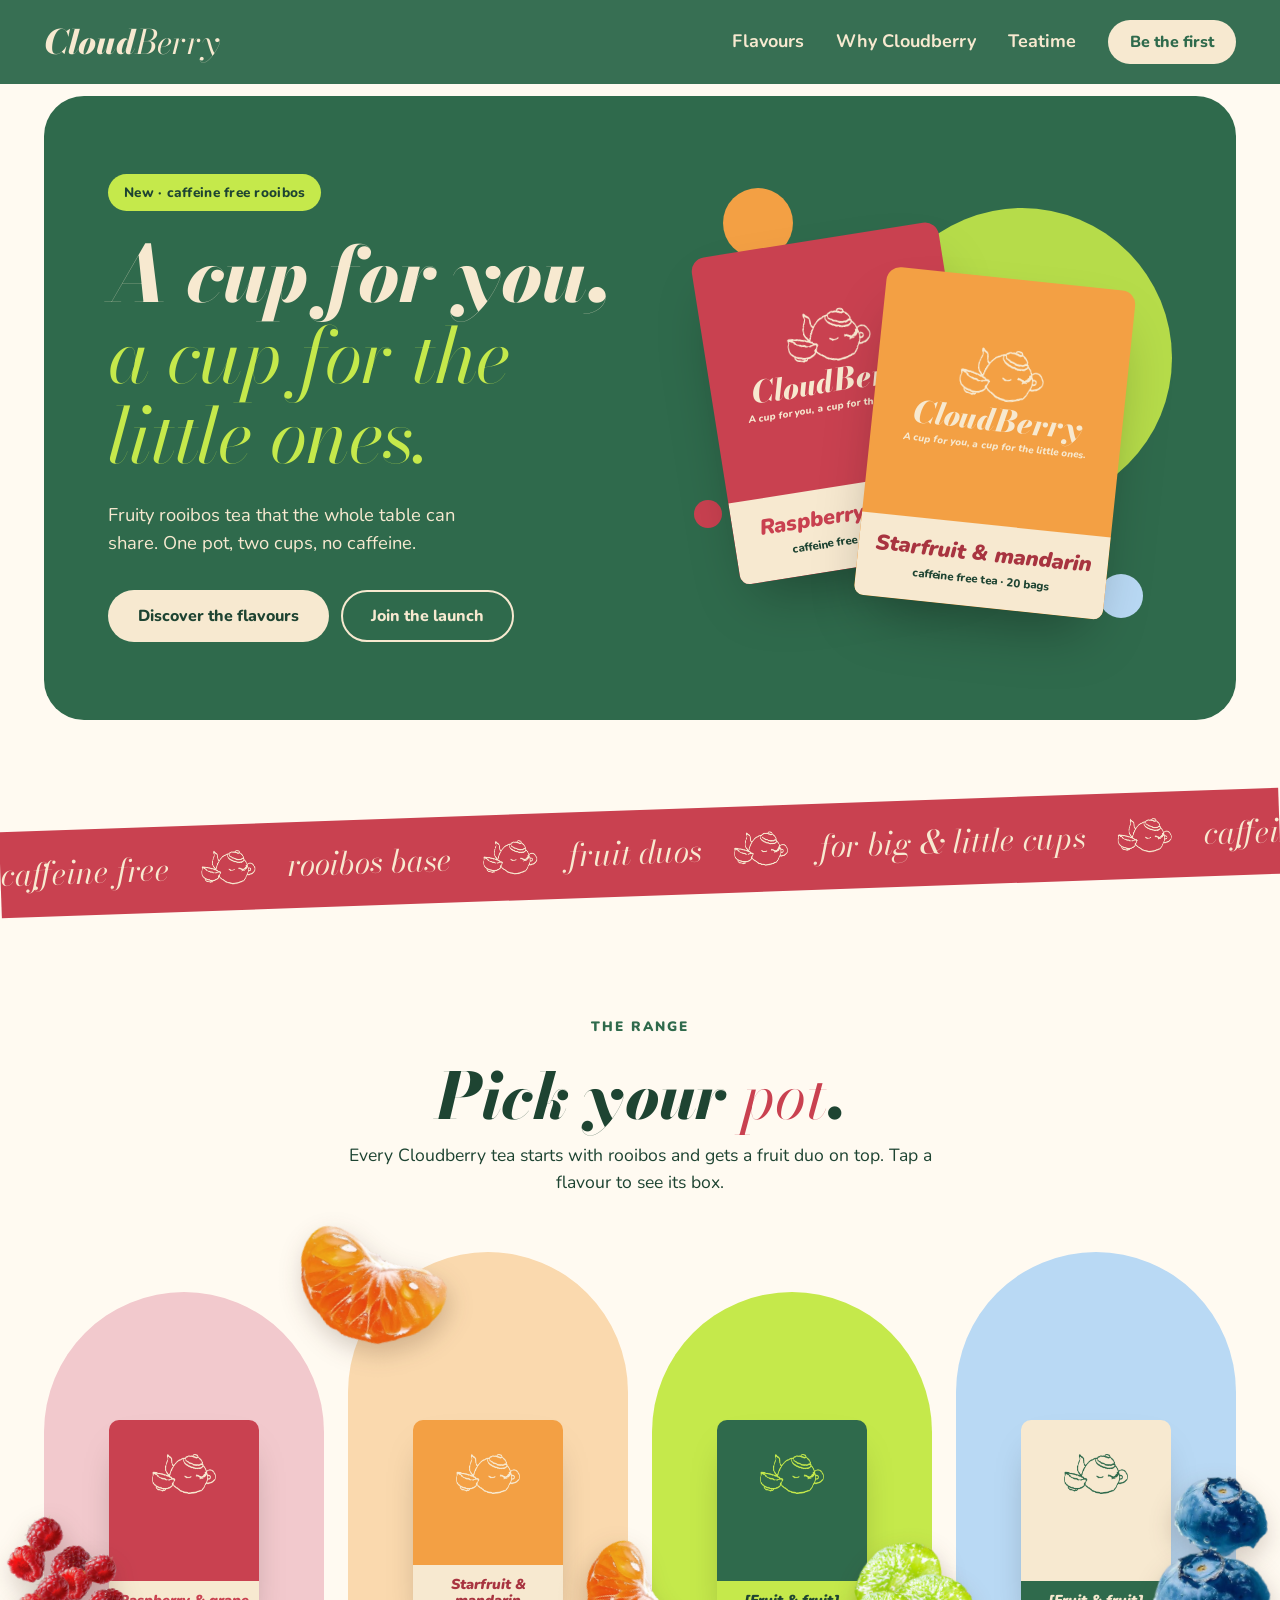
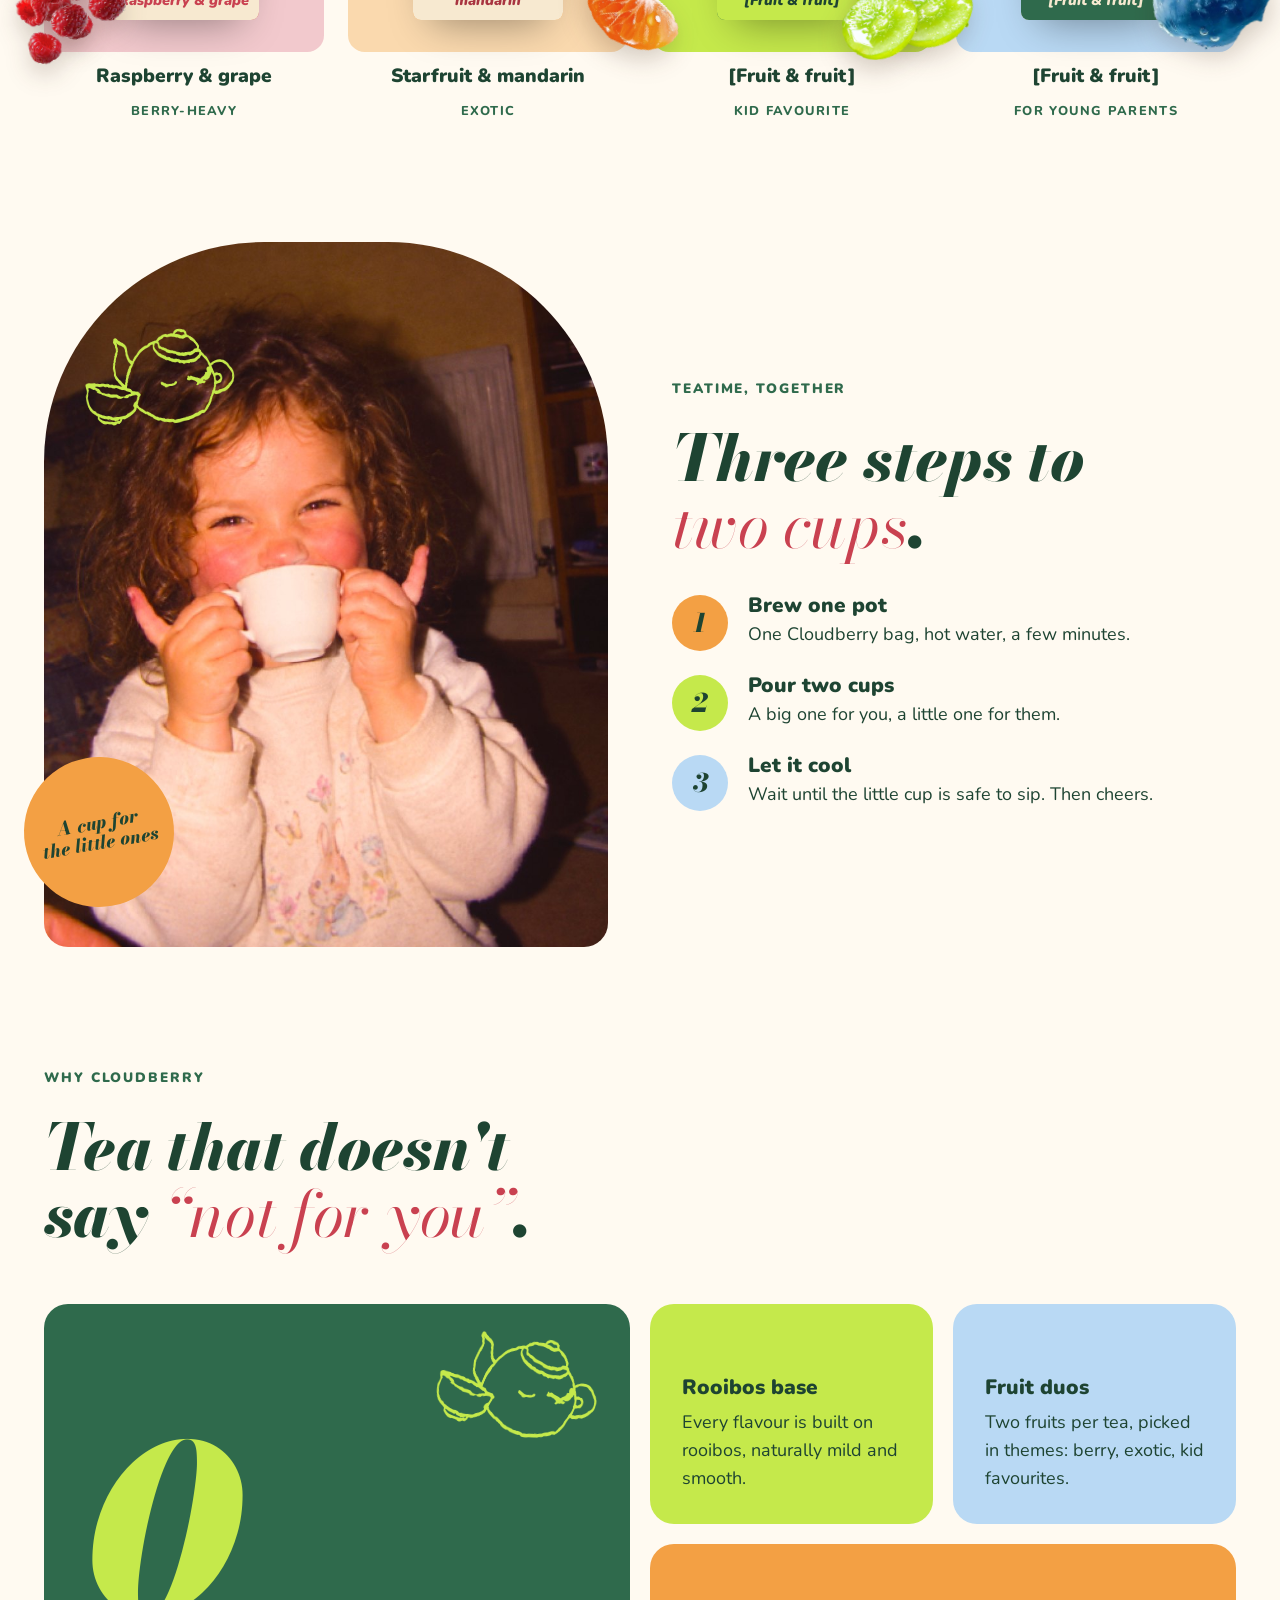
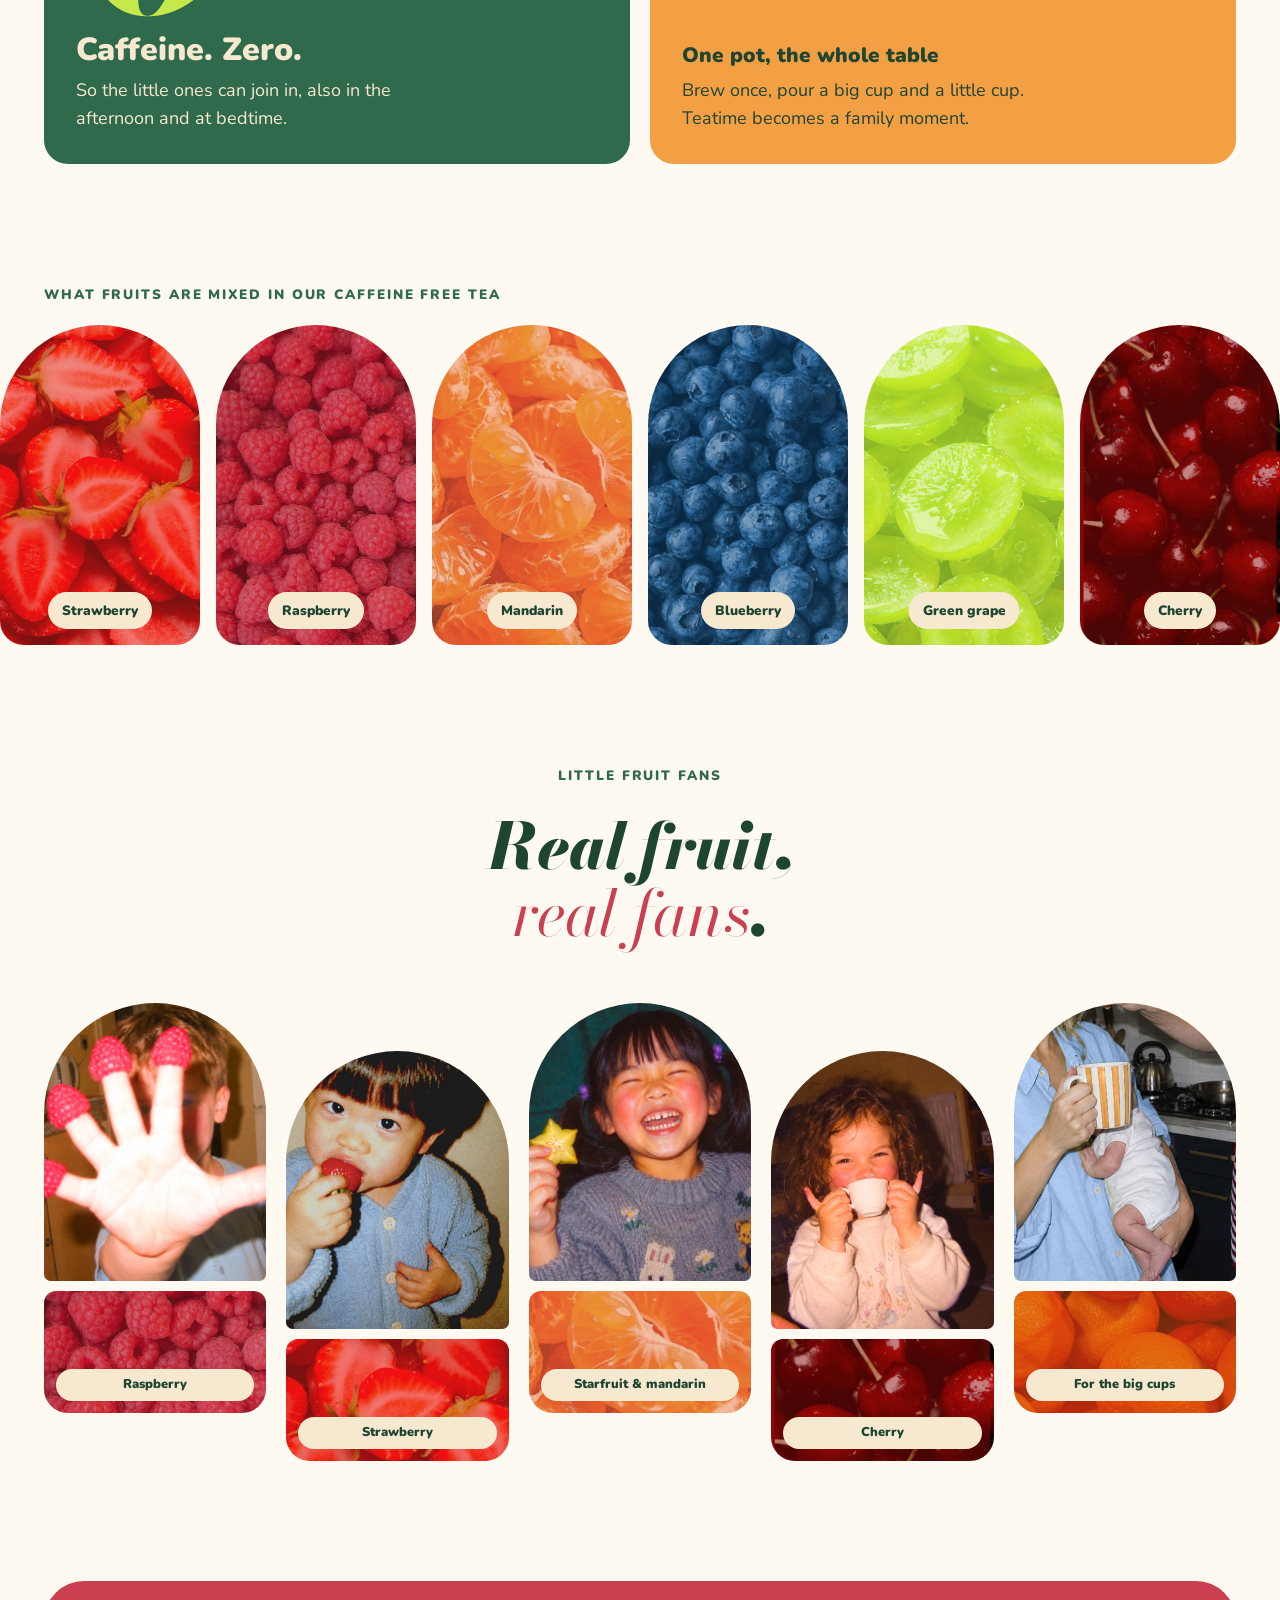
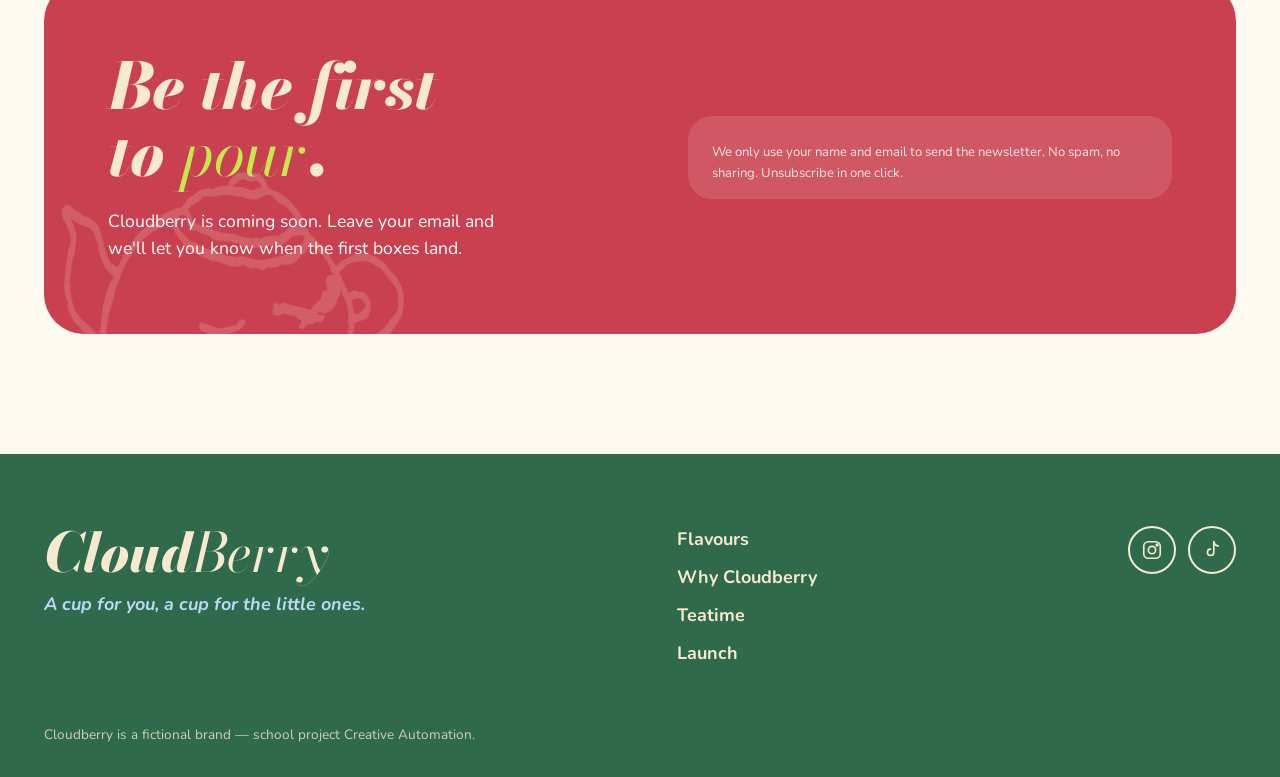
<file: index.html>
<!doctype html>
<html lang="en">
<head>
  <meta charset="utf-8">
  <meta name="viewport" content="width=device-width, initial-scale=1">
  <title>Cloudberry — A cup for you, a cup for the little ones</title>
  <meta name="description" content="Cloudberry: caffeine free rooibos fruit tea for the whole family.">
  <link rel="preconnect" href="https://fonts.googleapis.com">
  <link rel="preconnect" href="https://fonts.gstatic.com" crossorigin>
  <link href="https://fonts.googleapis.com/css2?family=Bodoni+Moda:ital,opsz,wght@0,6..96,400..900;1,6..96,400..900&family=Nunito:ital,wght@0,400..900;1,400..900&display=swap" rel="stylesheet">
  <link rel="stylesheet" href="style.css">
  <!-- MailerLite Universal -->
  <script>
    (function(w,d,e,u,f,l,n){w[f]=w[f]||function(){(w[f].q=w[f].q||[])
    .push(arguments);},l=d.createElement(e),l.async=1,l.src=u,
    n=d.getElementsByTagName(e)[0],n.parentNode.insertBefore(l,n);})
    (window,document,'script','https://assets.mailerlite.com/js/universal.js','ml');
    ml('account', '2769293');
  </script>
  <!-- End MailerLite Universal -->
</head>
<body>

  <!-- ============ NAV ============ -->
  <header class="nav">
    <div class="wrap nav__inner">
      <a href="#top" class="wordmark wordmark--nav" aria-label="Cloudberry home">
        <span class="wm-cloud"><span class="c-cream">C</span><span class="c-cream">l</span><span class="c-cream">o</span><span class="c-cream">u</span><span class="c-cream">d</span></span><span class="wm-berry"><span class="c-cream">B</span><span class="c-cream">e</span><span class="c-cream">r</span><span class="c-cream">r</span><span class="c-cream">y</span></span>
      </a>

      <button class="nav__toggle" aria-expanded="false" aria-controls="nav-menu" aria-label="Open menu">
        <span></span><span></span>
      </button>

      <nav id="nav-menu" class="nav__menu" aria-label="Main">
        <a href="#flavours">Flavours</a>
        <a href="#why">Why Cloudberry</a>
        <a href="#teatime">Teatime</a>
        <a href="#launch" class="btn btn--forest btn--small">Be the first</a>
      </nav>
    </div>
  </header>

  <main id="top">

    <!-- ============ HERO ============ -->
    <section class="hero wrap">
      <div class="hero__card" data-theme="forest">
        <div class="hero__text">
          <p class="pill">New · caffeine free rooibos</p>
          <h1 class="hero__title">A cup for you,<br><em>a cup for the little ones.</em></h1>
          <p class="hero__lead">Fruity rooibos tea that the whole table can share. One pot, two cups, no caffeine.</p>
          <div class="hero__ctas">
            <a href="#flavours" class="btn btn--cream">Discover the flavours</a>
            <a href="#launch" class="btn btn--ghost">Join the launch</a>
          </div>
        </div>

        <div class="hero__visual" aria-hidden="true">
          <span class="dot dot--lime dot--a"></span>
          <span class="dot dot--orange dot--b"></span>
          <span class="dot dot--sky dot--c"></span>
          <span class="dot dot--berry dot--d"></span>

          <!-- packaging mockups, built in CSS -->
          <div class="pack pack--berry pack--back">
            <div class="pack__top">
              <img src="assets/teapot_cream.png" alt="" class="pack__teapot">
              <span class="pack__brand">CloudBerry</span>
              <span class="pack__slogan">A cup for you, a cup for the little ones.</span>
            </div>
            <div class="pack__band">
              <span class="pack__name">Raspberry &amp; grape</span>
              <span class="pack__info">caffeine free tea · 20 bags</span>
            </div>
          </div>

          <div class="pack pack--orange pack--front" id="hero-pack">
            <div class="pack__top">
              <img src="assets/teapot_cream.png" alt="" class="pack__teapot">
              <span class="pack__brand">CloudBerry</span>
              <span class="pack__slogan">A cup for you, a cup for the little ones.</span>
            </div>
            <div class="pack__band">
              <span class="pack__name">Starfruit &amp; mandarin</span>
              <span class="pack__info">caffeine free tea · 20 bags</span>
            </div>
          </div>
        </div>
      </div>
    </section>

    <!-- ============ MARQUEE ============ -->
    <div class="marquee" aria-hidden="true">
      <div class="marquee__track">
        <span>caffeine free</span><img src="assets/teapot_cream.png" alt=""><span>rooibos base</span><img src="assets/teapot_cream.png" alt=""><span>fruit duos</span><img src="assets/teapot_cream.png" alt=""><span>for big &amp; little cups</span><img src="assets/teapot_cream.png" alt="">
        <span>caffeine free</span><img src="assets/teapot_cream.png" alt=""><span>rooibos base</span><img src="assets/teapot_cream.png" alt=""><span>fruit duos</span><img src="assets/teapot_cream.png" alt=""><span>for big &amp; little cups</span><img src="assets/teapot_cream.png" alt="">
      </div>
    </div>

    


    <!-- ============ FLAVOURS ============ -->
    <section id="flavours" class="flavours flavours--d wrap">
      <div class="section-head">
        <p class="eyebrow">The range</p>
        <h2>Pick your <em>pot</em>.</h2>
        <p>Every Cloudberry tea starts with rooibos and gets a fruit duo on top. Tap a flavour to see its box.</p>
      </div>

      <div class="flavour-grid">
        <!-- data-* attributes drive the hero box swap in script.js -->
        <button class="flavour reveal"
          data-name="Raspberry &amp; grape" data-color="berry"
          aria-label="Show Raspberry and grape">
          <span class="flavour__arch flavour__arch--berry">
            <img src="assets/fruit/framboos.png" alt="" class="fruit" style="--l:-12%;--t:62%;--w:30%;--r:-18deg;--d:0s;--z:3">
            <img src="assets/fruit/framboos.png" alt="" class="fruit" style="--l:4%;--t:72%;--w:26%;--r:12deg;--d:0.4s;--z:3">
            <img src="assets/fruit/framboos.png" alt="" class="fruit" style="--l:-10%;--t:78%;--w:26%;--r:-4deg;--d:0.8s;--z:3">
            <span class="mini-pack mini-pack--berry"><img src="assets/teapot_cream.png" alt=""><span class="mini-pack__band">Raspberry &amp; grape</span></span>
          </span>
          <span class="flavour__name">Raspberry &amp; grape</span>
          <span class="flavour__tag">Berry-heavy</span>
        </button>

        <button class="flavour reveal"
          data-name="Starfruit &amp; mandarin" data-color="orange"
          aria-label="Show Starfruit and mandarin">
          <span class="flavour__arch flavour__arch--orange">
            <img src="assets/fruit/mandarijn.png" alt="" class="fruit" style="--l:-16%;--t:-9%;--w:50%;--r:-14deg;--d:0s;--z:1">
            <img src="assets/fruit/mandarijn.png" alt="" class="fruit" style="--l:84%;--t:74%;--w:38%;--r:22deg;--d:0.6s;--z:3">
            <span class="mini-pack mini-pack--orange"><img src="assets/teapot_cream.png" alt=""><span class="mini-pack__band">Starfruit &amp; mandarin</span></span>
          </span>
          <span class="flavour__name">Starfruit &amp; mandarin</span>
          <span class="flavour__tag">Exotic</span>
        </button>

        <button class="flavour reveal"
          data-name="[Fruit &amp; fruit]" data-color="lime"
          aria-label="Show kid favourite flavour">
          <span class="flavour__arch flavour__arch--lime">
            <img src="assets/fruit/druif.png" alt="" class="fruit" style="--l:72%;--t:70%;--w:32%;--r:-10deg;--d:0s;--z:3">
            <img src="assets/fruit/druif.png" alt="" class="fruit" style="--l:84%;--t:78%;--w:30%;--r:18deg;--d:0.5s;--z:3">
            <img src="assets/fruit/druif.png" alt="" class="fruit" style="--l:68%;--t:83%;--w:27%;--r:4deg;--d:0.9s;--z:3">
            <span class="mini-pack mini-pack--forest"><img src="assets/teapot_lime.png" alt=""><span class="mini-pack__band">[Fruit &amp; fruit]</span></span>
          </span>
          <span class="flavour__name">[Fruit &amp; fruit]</span>
          <span class="flavour__tag">Kid favourite</span>
        </button>

        <button class="flavour reveal"
          data-name="[Fruit &amp; fruit]" data-color="sky"
          aria-label="Show flavour for young parents">
          <span class="flavour__arch flavour__arch--sky">
            <img src="assets/fruit/blauwe-bes.png" alt="" class="fruit" style="--l:78%;--t:56%;--w:34%;--r:8deg;--d:0s;--z:3">
            <img src="assets/fruit/blauwe-bes.png" alt="" class="fruit" style="--l:70%;--t:74%;--w:42%;--r:-12deg;--d:0.5s;--z:3">
            <span class="mini-pack mini-pack--sky"><img src="assets/teapot_forest.png" alt=""><span class="mini-pack__band">[Fruit &amp; fruit]</span></span>
          </span>
          <span class="flavour__name">[Fruit &amp; fruit]</span>
          <span class="flavour__tag">For young parents</span>
        </button>
      </div>
    </section>

    <!-- ============ TEATIME ============ -->
    <section id="teatime" class="teatime wrap">
      <figure class="teatime__photo reveal">
        <div class="teatime__frame">
          <img src="assets/kid-pinky-tea.jpg" alt="A curly haired girl sipping from a small white cup with both pinkies up" class="teatime__img">
          <img src="assets/teapot_lime.png" alt="" class="photo-teapot photo-teapot--tl">
        </div>
        <figcaption class="teatime__badge">A cup for<br>the little ones</figcaption>
      </figure>

      <div class="teatime__text">
        <p class="eyebrow">Teatime, together</p>
        <h2>Three steps to<br><em>two cups</em>.</h2>
        <ol class="steps">
          <li><span class="steps__num">1</span><div><h3>Brew one pot</h3><p>One Cloudberry bag, hot water, a few minutes.</p></div></li>
          <li><span class="steps__num">2</span><div><h3>Pour two cups</h3><p>A big one for you, a little one for them.</p></div></li>
          <li><span class="steps__num">3</span><div><h3>Let it cool</h3><p>Wait until the little cup is safe to sip. Then cheers.</p></div></li>
        </ol>
      </div>
    </section>

    <!-- ============ WHY ============ -->
    <section id="why" class="why wrap">
      <div class="section-head section-head--left">
        <p class="eyebrow">Why Cloudberry</p>
        <h2>Tea that doesn't<br>say <em>“not for you”</em>.</h2>
      </div>

      <div class="bento">
        <article class="tile tile--forest tile--big reveal">
          <span class="tile__big">0</span>
          <h3>Caffeine. Zero.</h3>
          <p>So the little ones can join in, also in the afternoon and at bedtime.</p>
          <img src="assets/teapot_lime.png" alt="" class="tile__teapot">
        </article>
        <article class="tile tile--lime reveal">
          <h3>Rooibos base</h3>
          <p>Every flavour is built on rooibos, naturally mild and smooth.</p>
        </article>
        <article class="tile tile--sky reveal">
          <h3>Fruit duos</h3>
          <p>Two fruits per tea, picked in themes: berry, exotic, kid favourites.</p>
        </article>
        <article class="tile tile--orange tile--wide reveal">
          <h3>One pot, the whole table</h3>
          <p>Brew once, pour a big cup and a little cup. Teatime becomes a family moment.</p>
        </article>
      </div>
    </section>


    <!-- ============ FRUITBAND (versie C) ============ -->
    <section class="fruitband fruitband--d" aria-labelledby="band-title">
      <p id="band-title" class="eyebrow fruitband__label wrap">What fruits are mixed in our caffeine free tea</p>
      <ul class="fruitband__track">
          <li class="fruitband__item"><img src="assets/fruit-shades/aardbei.jpg" alt=""><span>Strawberry</span></li>
          <li class="fruitband__item"><img src="assets/fruit-shades/framboos.jpg" alt=""><span>Raspberry</span></li>
          <li class="fruitband__item"><img src="assets/fruit-shades/mandarijn.jpg" alt=""><span>Mandarin</span></li>
          <li class="fruitband__item"><img src="assets/fruit-shades/blauwe-bes.jpg" alt=""><span>Blueberry</span></li>
          <li class="fruitband__item"><img src="assets/fruit-shades/groene-druif.jpg" alt=""><span>Green grape</span></li>
          <li class="fruitband__item"><img src="assets/fruit-shades/kers.jpg" alt=""><span>Cherry</span></li>
          <li class="fruitband__item"><img src="assets/fruit-shades/sinaasappel.jpg" alt=""><span>Orange</span></li>
          <li class="fruitband__item"><img src="assets/fruit-shades/paarse-bes.jpg" alt=""><span>Grape</span></li>
          <li class="fruitband__item"><img src="assets/fruit-shades/limoen.jpg" alt=""><span>Lime</span></li>
          <li class="fruitband__item" aria-hidden="true"><img src="assets/fruit-shades/aardbei.jpg" alt=""><span>Strawberry</span></li>
          <li class="fruitband__item" aria-hidden="true"><img src="assets/fruit-shades/framboos.jpg" alt=""><span>Raspberry</span></li>
          <li class="fruitband__item" aria-hidden="true"><img src="assets/fruit-shades/mandarijn.jpg" alt=""><span>Mandarin</span></li>
          <li class="fruitband__item" aria-hidden="true"><img src="assets/fruit-shades/blauwe-bes.jpg" alt=""><span>Blueberry</span></li>
          <li class="fruitband__item" aria-hidden="true"><img src="assets/fruit-shades/groene-druif.jpg" alt=""><span>Green grape</span></li>
          <li class="fruitband__item" aria-hidden="true"><img src="assets/fruit-shades/kers.jpg" alt=""><span>Cherry</span></li>
          <li class="fruitband__item" aria-hidden="true"><img src="assets/fruit-shades/sinaasappel.jpg" alt=""><span>Orange</span></li>
          <li class="fruitband__item" aria-hidden="true"><img src="assets/fruit-shades/paarse-bes.jpg" alt=""><span>Grape</span></li>
          <li class="fruitband__item" aria-hidden="true"><img src="assets/fruit-shades/limoen.jpg" alt=""><span>Lime</span></li>
      </ul>
    </section>

    <!-- ============ FRUIT FANS (versie C: kind + fruit als duo) ============ -->
    <section class="fans wrap" aria-labelledby="fans-title">
      <div class="section-head">
        <p class="eyebrow">Little fruit fans</p>
        <h2 id="fans-title">Real fruit,<br><em>real fans</em>.</h2>
      </div>
      <div class="duos">
        <article class="duo reveal">
          <figure class="duo__photo"><img src="assets/kid-raspberry-fingers.jpg" alt="A boy holding up his hand with a raspberry on every fingertip"></figure>
          <figure class="duo__fruit"><img src="assets/fruit-shades/framboos.jpg" alt=""><figcaption>Raspberry</figcaption></figure>
        </article>
        <article class="duo reveal">
          <figure class="duo__photo"><img src="assets/kid-strawberry-boy.jpg" alt="A toddler in a fluffy blue cardigan biting a strawberry"></figure>
          <figure class="duo__fruit"><img src="assets/fruit-shades/aardbei.jpg" alt=""><figcaption>Strawberry</figcaption></figure>
        </article>
        <article class="duo reveal">
          <figure class="duo__photo"><img src="assets/kid-starfruit-laugh.jpg" alt="A laughing girl with pigtails holding a starfruit"></figure>
          <figure class="duo__fruit"><img src="assets/fruit-shades/mandarijn.jpg" alt=""><figcaption>Starfruit &amp; mandarin</figcaption></figure>
        </article>
        <article class="duo reveal">
          <figure class="duo__photo"><img src="assets/kid-pinky-tea.jpg" alt="A curly haired girl sipping from a small white cup with both pinkies up"></figure>
          <figure class="duo__fruit"><img src="assets/fruit-shades/kers.jpg" alt=""><figcaption>Cherry</figcaption></figure>
        </article>
        <article class="duo reveal">
          <figure class="duo__photo"><img src="assets/family-croissant.jpg" alt="A mother holding a newborn and a striped mug while her partner feeds her a croissant"></figure>
          <figure class="duo__fruit"><img src="assets/fruit-shades/sinaasappel.jpg" alt=""><figcaption>For the big cups</figcaption></figure>
        </article>
      </div>
    </section>

    <!-- ============ LAUNCH / CTA ============ -->
    <section id="launch" class="launch wrap">
      <div class="launch__card">
        <img src="assets/teapot_cream.png" alt="" class="launch__teapot">
        <div class="launch__text">
          <h2>Be the first<br>to <em>pour</em>.</h2>
          <p>Cloudberry is coming soon. Leave your email and we'll let you know when the first boxes land.</p>
        </div>

        <!-- MailerLite-form "be the first to pour" (naam, e-mail, opt-in, double opt-in) -->
        <div class="launch__form launch__form--ml">
          <div class="ml-embedded" data-form="OKIpw5"></div>
          <p class="launch__privacy">We only use your name and email to send the newsletter. No spam, no sharing. Unsubscribe in one click.</p>
        </div>
      </div>
    </section>
  </main>

  <!-- ============ FOOTER ============ -->
  <footer class="footer">
    <div class="wrap footer__inner">
      <div class="footer__brand">
        <a href="#top" class="wordmark wordmark--footer" aria-label="Cloudberry home">
          <span class="wm-cloud"><span class="c-cream">C</span><span class="c-cream">l</span><span class="c-cream">o</span><span class="c-cream">u</span><span class="c-cream">d</span></span><span class="wm-berry"><span class="c-cream">B</span><span class="c-cream">e</span><span class="c-cream">r</span><span class="c-cream">r</span><span class="c-cream">y</span></span>
        </a>
        <p>A cup for you, a cup for the little ones.</p>
      </div>

      <nav class="footer__links" aria-label="Footer">
        <a href="#flavours">Flavours</a>
        <a href="#why">Why Cloudberry</a>
        <a href="#teatime">Teatime</a>
        <a href="#launch">Launch</a>
      </nav>

      <div class="footer__social">
        <a href="#" aria-label="Instagram">
          <svg viewBox="0 0 24 24" width="22" height="22" fill="none" stroke="currentColor" stroke-width="1.8" aria-hidden="true"><rect x="3" y="3" width="18" height="18" rx="5"/><circle cx="12" cy="12" r="4"/><circle cx="17.5" cy="6.5" r="1" fill="currentColor"/></svg>
        </a>
        <a href="#" aria-label="TikTok">
          <svg viewBox="0 0 24 24" width="22" height="22" fill="none" stroke="currentColor" stroke-width="1.8" stroke-linecap="round" aria-hidden="true"><path d="M14 3v11.5a3.5 3.5 0 1 1-3.5-3.5"/><path d="M14 3c.5 2.6 2.4 4.4 5 4.6"/></svg>
        </a>
      </div>
    </div>
    <p class="footer__note wrap">Cloudberry is a fictional brand — school project Creative Automation.</p>
  </footer>
  <script src="script.js"></script>
</body>
</html>
</file>
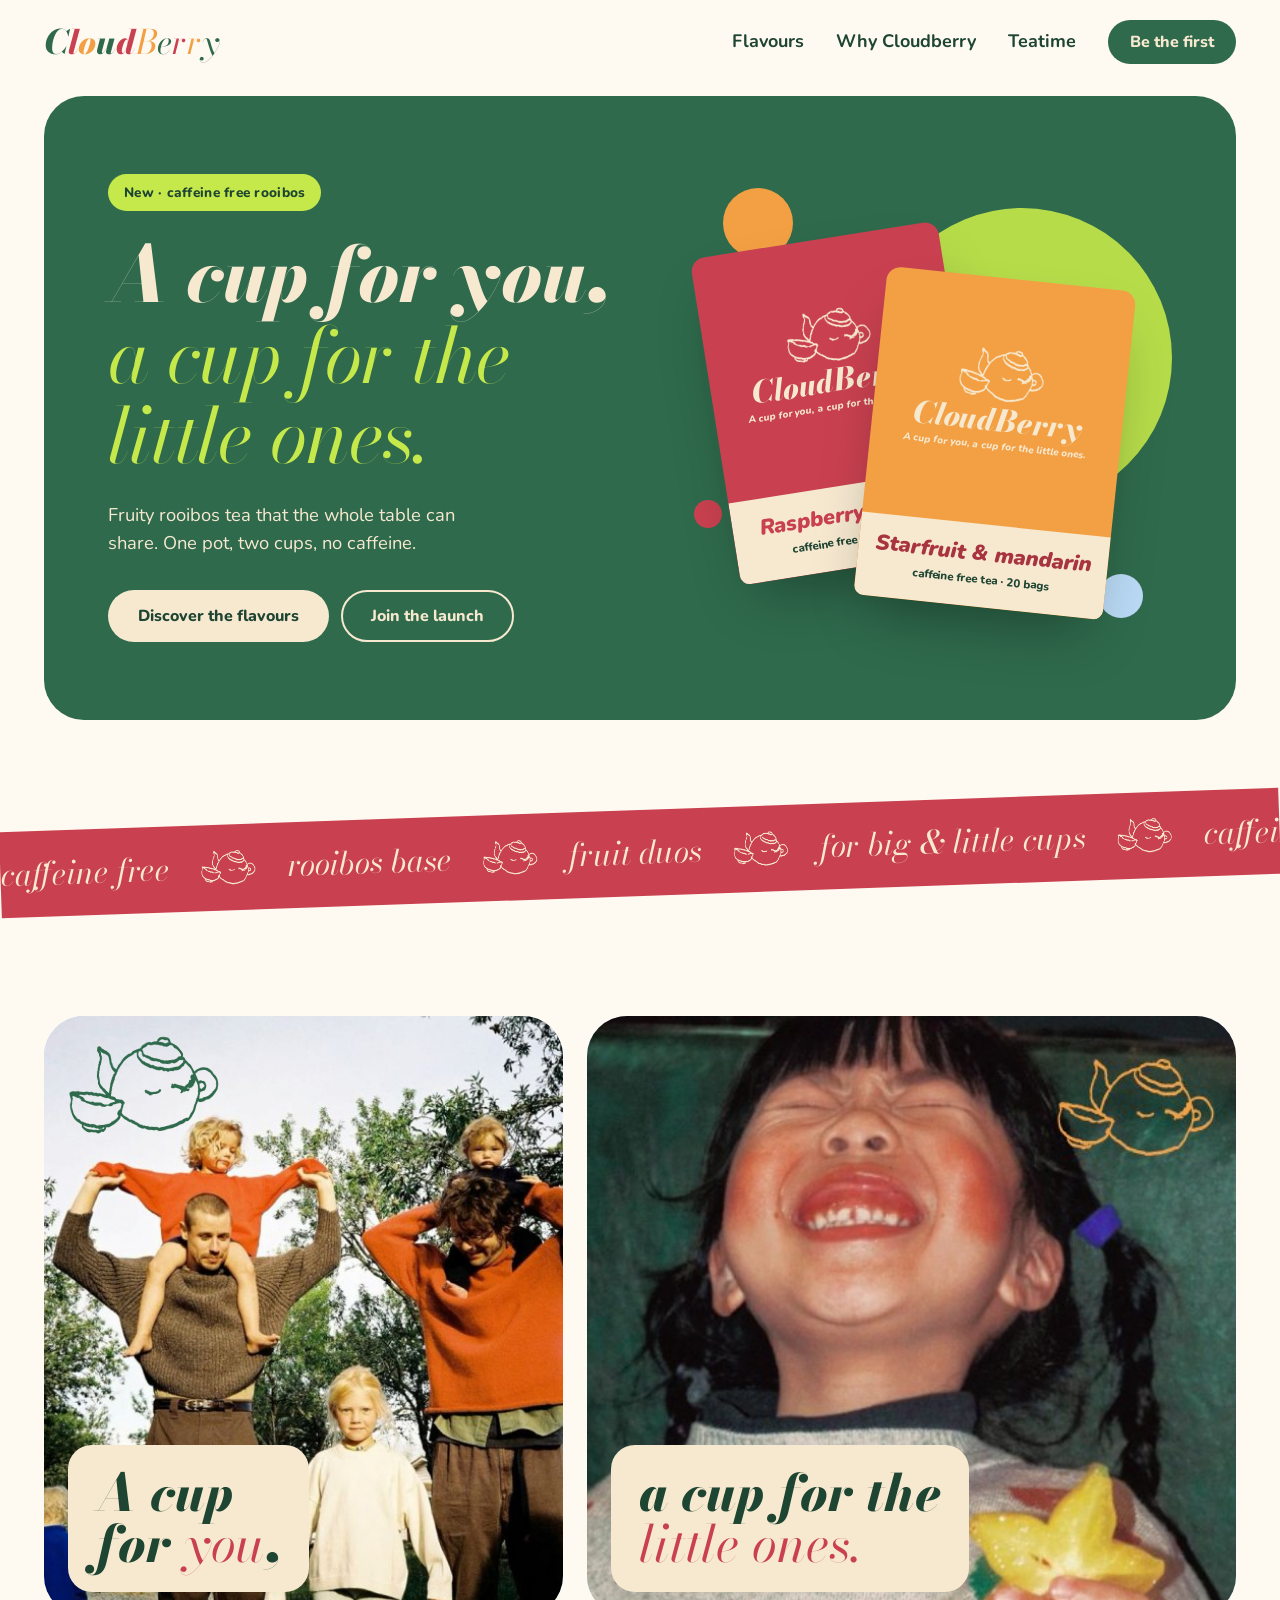
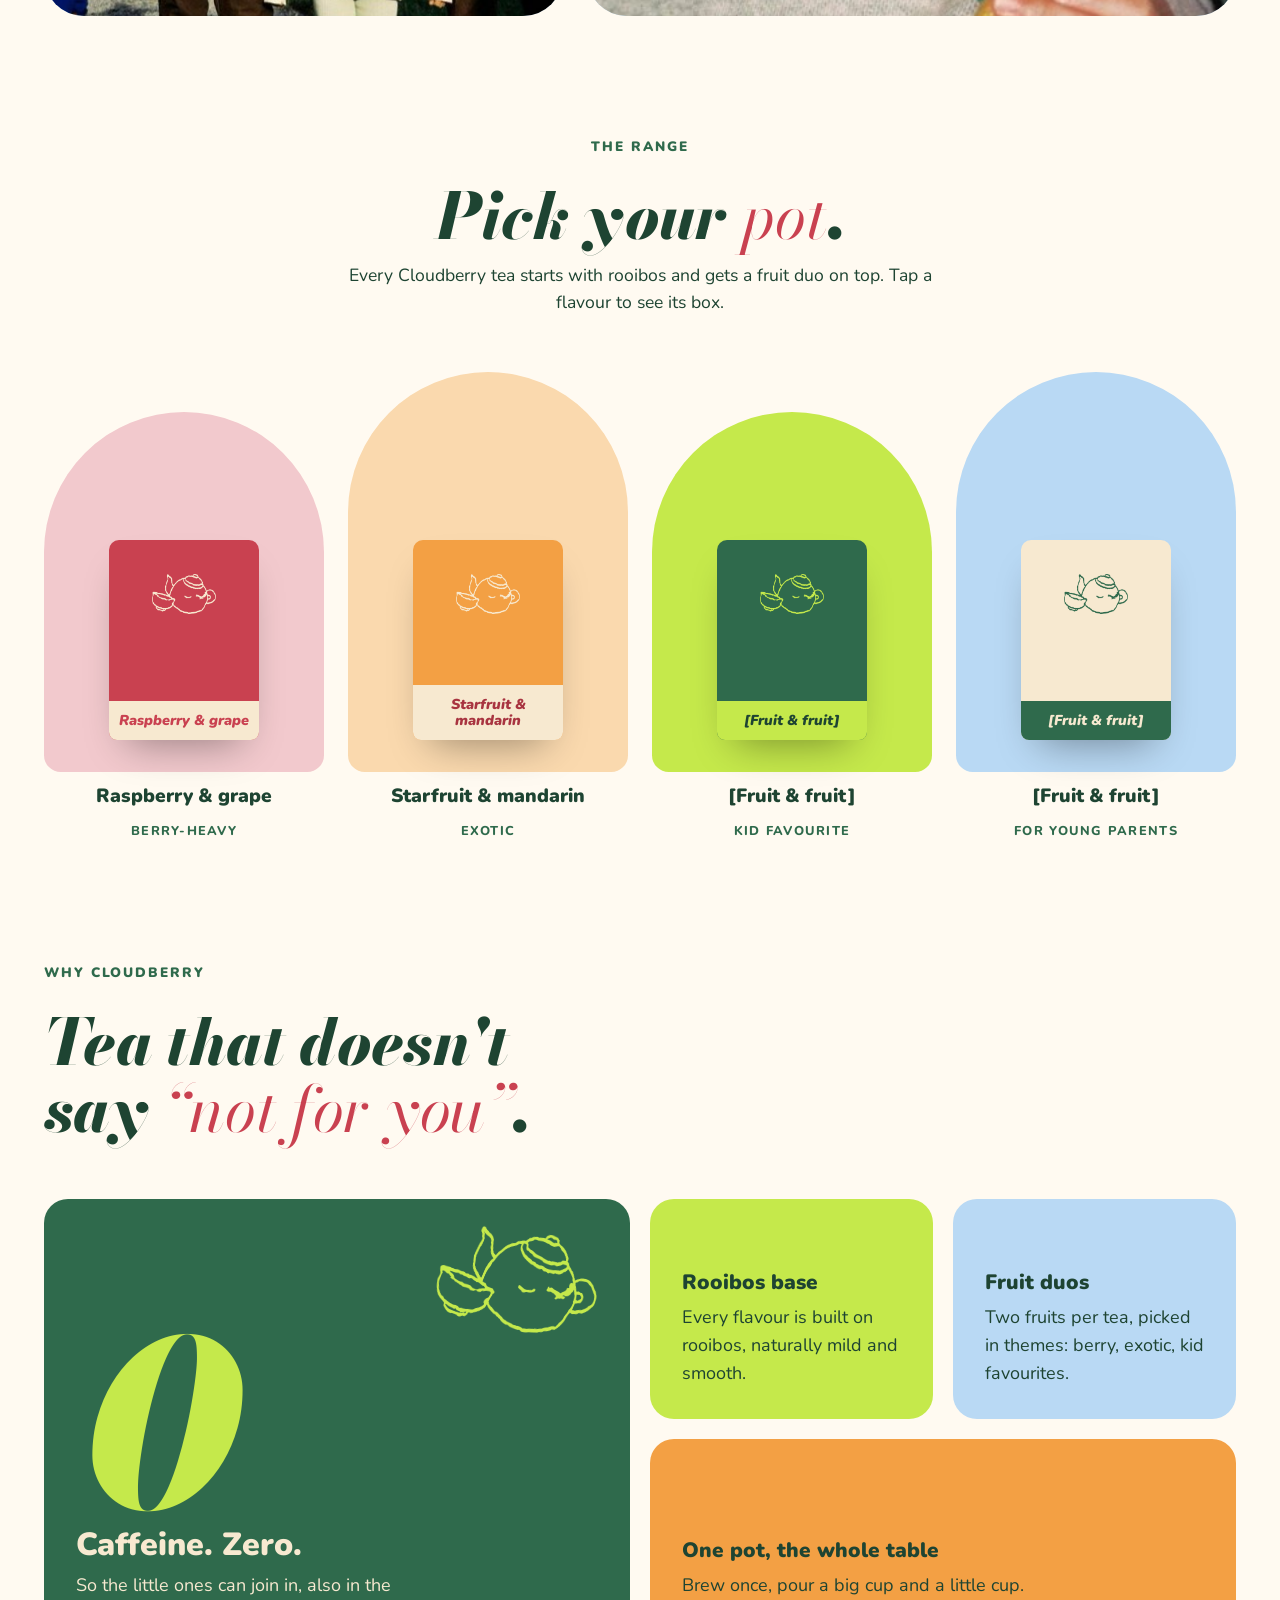
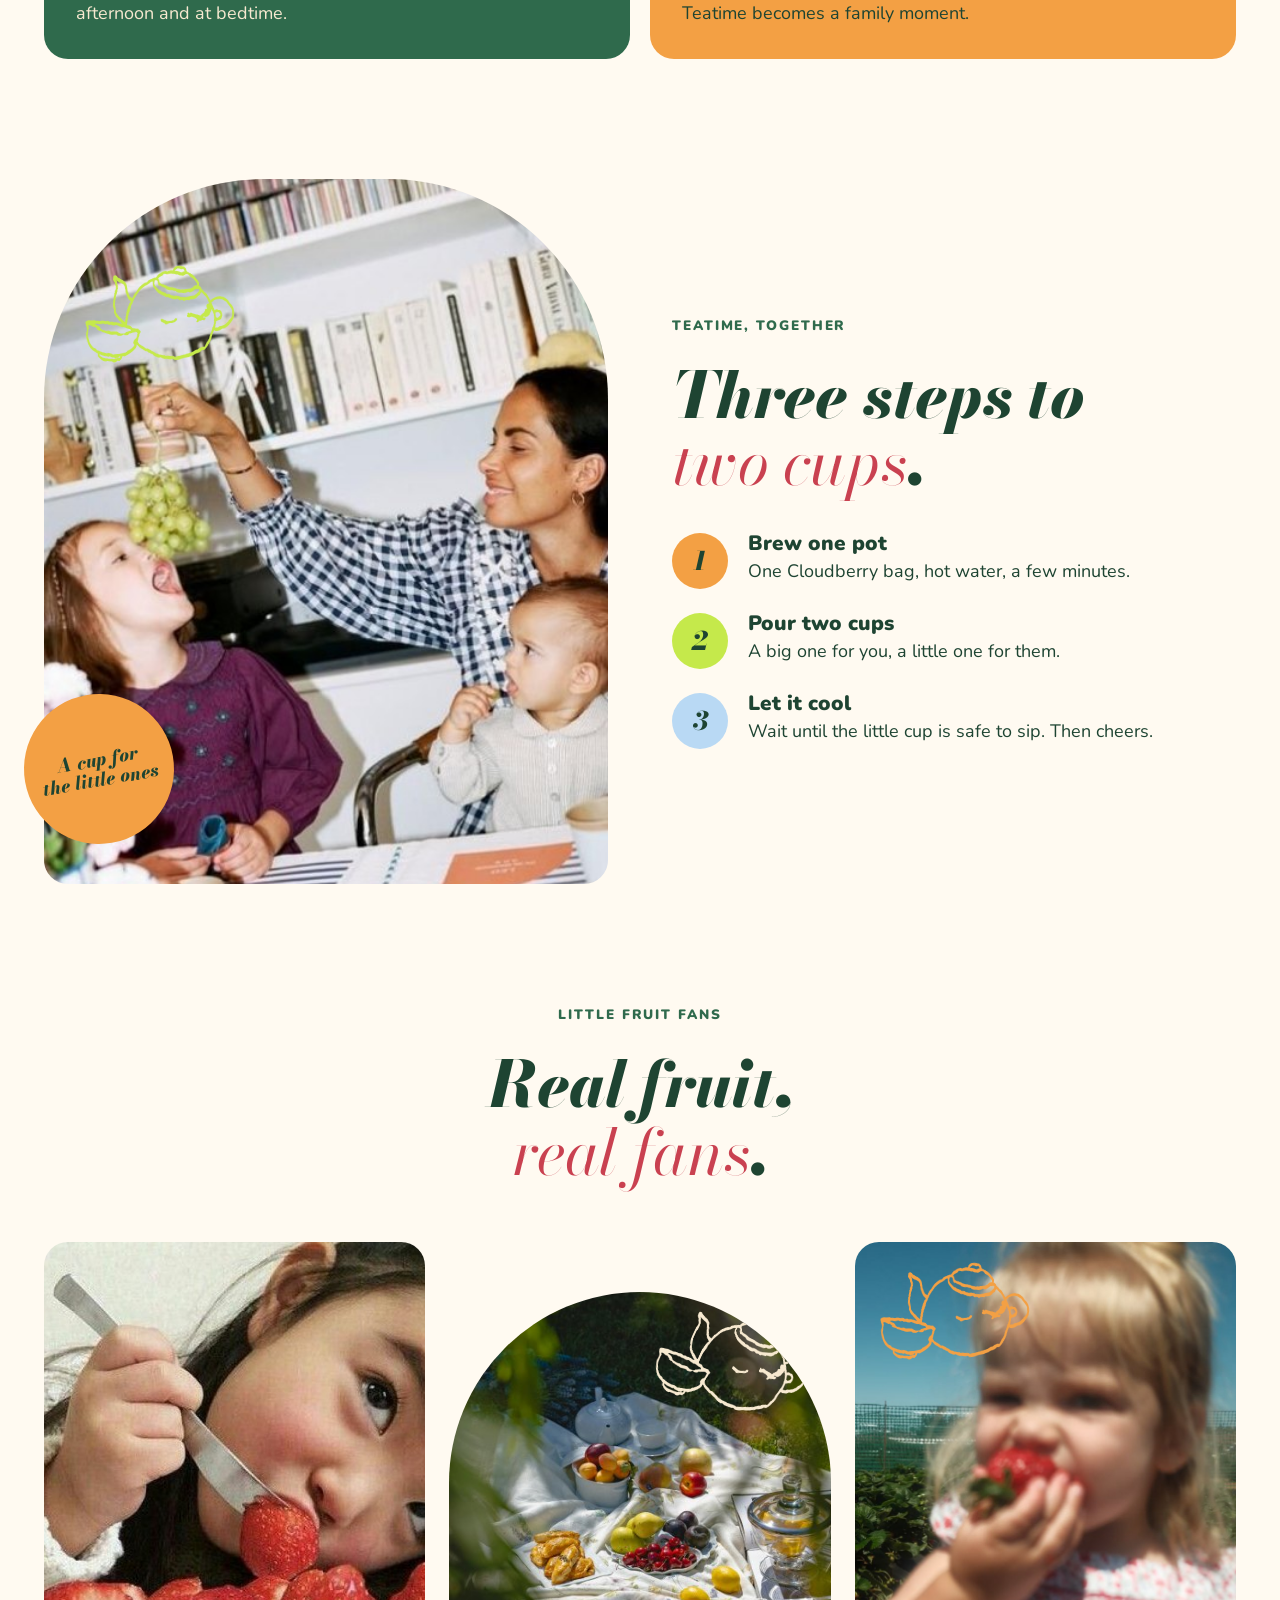
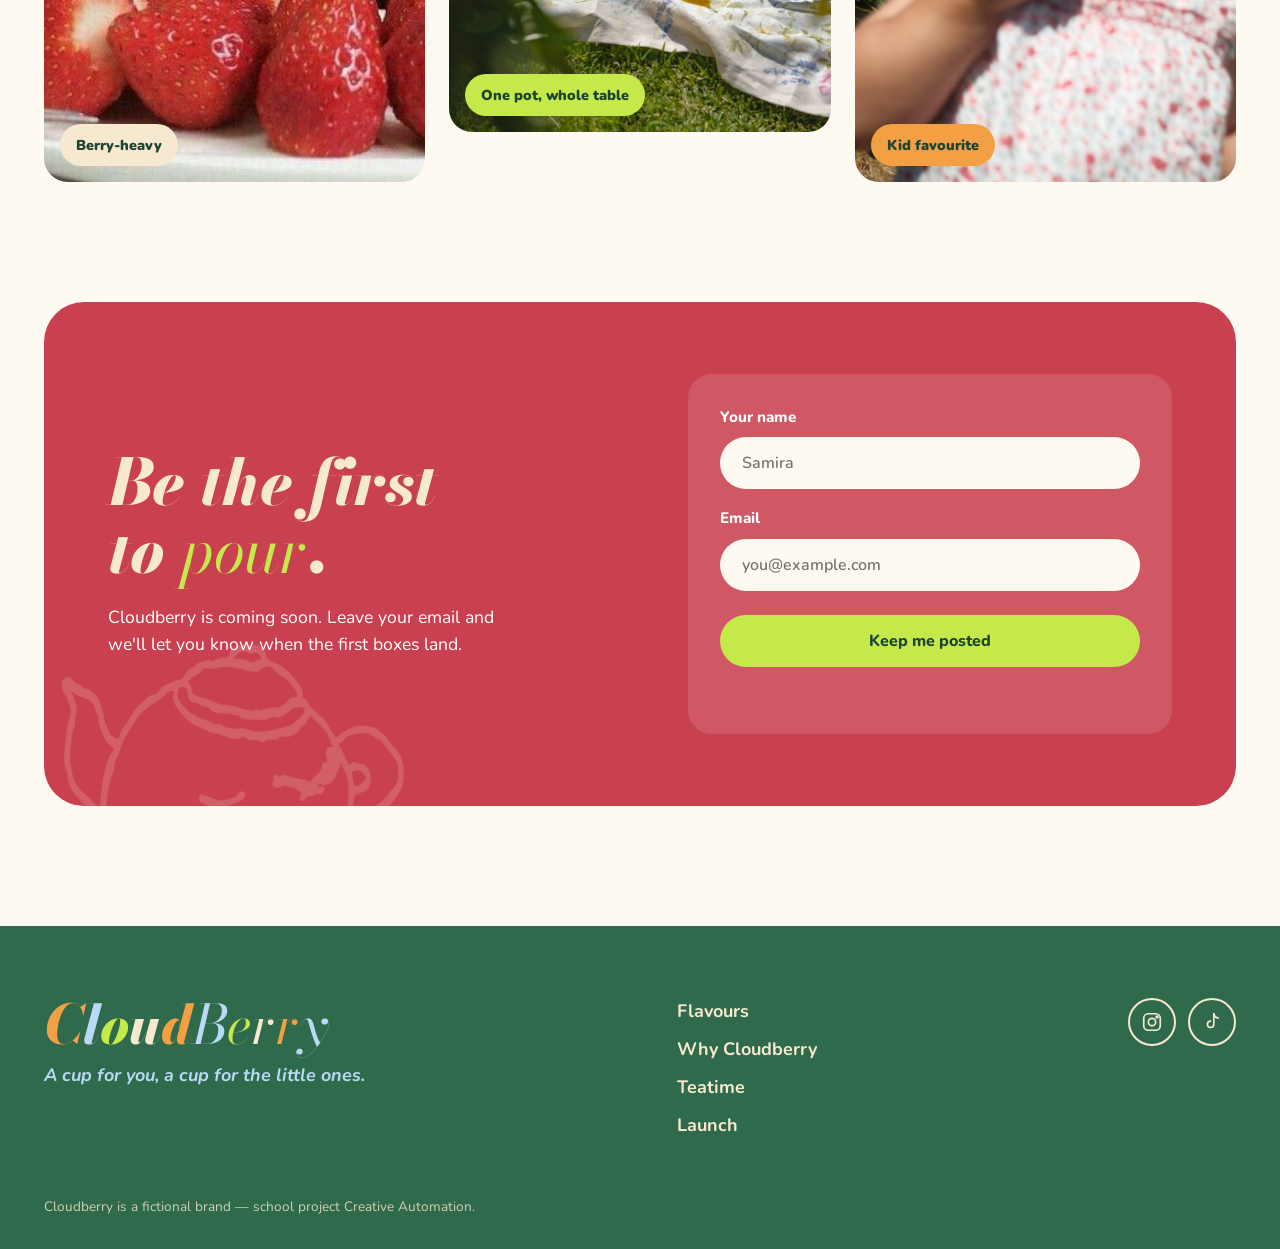
<file: schetsen/index_oud.html>
<!doctype html>
<html lang="en">
<head>
  <meta charset="utf-8">
  <meta name="viewport" content="width=device-width, initial-scale=1">
  <title>Cloudberry — A cup for you, a cup for the little ones</title>
  <meta name="description" content="Cloudberry: caffeine free rooibos fruit tea for the whole family.">
  <link rel="preconnect" href="https://fonts.googleapis.com">
  <link rel="preconnect" href="https://fonts.gstatic.com" crossorigin>
  <link href="https://fonts.googleapis.com/css2?family=Bodoni+Moda:ital,opsz,wght@0,6..96,400..900;1,6..96,400..900&family=Nunito:ital,wght@0,400..900;1,400..900&display=swap" rel="stylesheet">
  <link rel="stylesheet" href="style_oud.css">
</head>
<body>

  <!-- ============ NAV ============ -->
  <header class="nav">
    <div class="wrap nav__inner">
      <a href="#top" class="wordmark wordmark--nav" aria-label="Cloudberry home">
        <span class="wm-cloud"><span class="c-forest">C</span><span class="c-berry">l</span><span class="c-orange">o</span><span class="c-forest">u</span><span class="c-berry">d</span></span><span class="wm-berry"><span class="c-orange">B</span><span class="c-forest">e</span><span class="c-berry">r</span><span class="c-orange">r</span><span class="c-forest">y</span></span>
      </a>

      <button class="nav__toggle" aria-expanded="false" aria-controls="nav-menu" aria-label="Open menu">
        <span></span><span></span>
      </button>

      <nav id="nav-menu" class="nav__menu" aria-label="Main">
        <a href="#flavours">Flavours</a>
        <a href="#why">Why Cloudberry</a>
        <a href="#teatime">Teatime</a>
        <a href="#launch" class="btn btn--forest btn--small">Be the first</a>
      </nav>
    </div>
  </header>

  <main id="top">

    <!-- ============ HERO ============ -->
    <section class="hero wrap">
      <div class="hero__card" data-theme="forest">
        <div class="hero__text">
          <p class="pill">New · caffeine free rooibos</p>
          <h1 class="hero__title">A cup for you,<br><em>a cup for the little ones.</em></h1>
          <p class="hero__lead">Fruity rooibos tea that the whole table can share. One pot, two cups, no caffeine.</p>
          <div class="hero__ctas">
            <a href="#flavours" class="btn btn--cream">Discover the flavours</a>
            <a href="#launch" class="btn btn--ghost">Join the launch</a>
          </div>
        </div>

        <div class="hero__visual" aria-hidden="true">
          <span class="dot dot--lime dot--a"></span>
          <span class="dot dot--orange dot--b"></span>
          <span class="dot dot--sky dot--c"></span>
          <span class="dot dot--berry dot--d"></span>

          <!-- packaging mockups, built in CSS -->
          <div class="pack pack--berry pack--back">
            <div class="pack__top">
              <img src="../assets/teapot_cream.png" alt="" class="pack__teapot">
              <span class="pack__brand">CloudBerry</span>
              <span class="pack__slogan">A cup for you, a cup for the little ones.</span>
            </div>
            <div class="pack__band">
              <span class="pack__name">Raspberry &amp; grape</span>
              <span class="pack__info">caffeine free tea · 20 bags</span>
            </div>
          </div>

          <div class="pack pack--orange pack--front" id="hero-pack">
            <div class="pack__top">
              <img src="../assets/teapot_cream.png" alt="" class="pack__teapot">
              <span class="pack__brand">CloudBerry</span>
              <span class="pack__slogan">A cup for you, a cup for the little ones.</span>
            </div>
            <div class="pack__band">
              <span class="pack__name">Starfruit &amp; mandarin</span>
              <span class="pack__info">caffeine free tea · 20 bags</span>
            </div>
          </div>
        </div>
      </div>
    </section>

    <!-- ============ MARQUEE ============ -->
    <div class="marquee" aria-hidden="true">
      <div class="marquee__track">
        <span>caffeine free</span><img src="../assets/teapot_cream.png" alt=""><span>rooibos base</span><img src="../assets/teapot_cream.png" alt=""><span>fruit duos</span><img src="../assets/teapot_cream.png" alt=""><span>for big &amp; little cups</span><img src="../assets/teapot_cream.png" alt="">
        <span>caffeine free</span><img src="../assets/teapot_cream.png" alt=""><span>rooibos base</span><img src="../assets/teapot_cream.png" alt=""><span>fruit duos</span><img src="../assets/teapot_cream.png" alt=""><span>for big &amp; little cups</span><img src="../assets/teapot_cream.png" alt="">
      </div>
    </div>

    <!-- ============ SLOGAN ============ -->
    <section class="slogan wrap" aria-labelledby="slogan-title">
      <h2 id="slogan-title" class="visually-hidden">A cup for you, a cup for the little ones.</h2>

      <div class="slogan__half reveal">
        <figure class="slogan__photo">
          <img src="../assets/family-shoulders.jpg" alt="Two dads carrying their kids on their shoulders in a garden">
        </figure>
        <img src="../assets/teapot_forest.png" alt="" class="photo-teapot photo-teapot--tl">
        <p class="slogan__line" aria-hidden="true">A cup<br>for <em>you</em>,</p>
      </div>

      <div class="slogan__half reveal">
        <figure class="slogan__photo">
          <!-- foto met jouw oranje theepot al in Figma erop getekend -->
          <img src="../assets/kid-starfruit.jpg" alt="A laughing girl holding a starfruit" class="pos-top">
        </figure>
        <p class="slogan__line slogan__line--bottom" aria-hidden="true">a cup for the<br><em>little ones.</em></p>
      </div>
    </section>

    <!-- ============ FLAVOURS ============ -->
    <section id="flavours" class="flavours wrap">
      <div class="section-head">
        <p class="eyebrow">The range</p>
        <h2>Pick your <em>pot</em>.</h2>
        <p>Every Cloudberry tea starts with rooibos and gets a fruit duo on top. Tap a flavour to see its box.</p>
      </div>

      <div class="flavour-grid">
        <!-- data-* attributes drive the hero box swap in script.js -->
        <button class="flavour reveal"
          data-name="Raspberry &amp; grape" data-color="berry"
          aria-label="Show Raspberry and grape">
          <span class="flavour__arch flavour__arch--berry">
            <span class="mini-pack mini-pack--berry"><img src="../assets/teapot_cream.png" alt=""><span class="mini-pack__band">Raspberry &amp; grape</span></span>
          </span>
          <span class="flavour__name">Raspberry &amp; grape</span>
          <span class="flavour__tag">Berry-heavy</span>
        </button>

        <button class="flavour reveal"
          data-name="Starfruit &amp; mandarin" data-color="orange"
          aria-label="Show Starfruit and mandarin">
          <span class="flavour__arch flavour__arch--orange">
            <span class="mini-pack mini-pack--orange"><img src="../assets/teapot_cream.png" alt=""><span class="mini-pack__band">Starfruit &amp; mandarin</span></span>
          </span>
          <span class="flavour__name">Starfruit &amp; mandarin</span>
          <span class="flavour__tag">Exotic</span>
        </button>

        <button class="flavour reveal"
          data-name="[Fruit &amp; fruit]" data-color="lime"
          aria-label="Show kid favourite flavour">
          <span class="flavour__arch flavour__arch--lime">
            <span class="mini-pack mini-pack--forest"><img src="../assets/teapot_lime.png" alt=""><span class="mini-pack__band">[Fruit &amp; fruit]</span></span>
          </span>
          <span class="flavour__name">[Fruit &amp; fruit]</span>
          <span class="flavour__tag">Kid favourite</span>
        </button>

        <button class="flavour reveal"
          data-name="[Fruit &amp; fruit]" data-color="sky"
          aria-label="Show flavour for young parents">
          <span class="flavour__arch flavour__arch--sky">
            <span class="mini-pack mini-pack--sky"><img src="../assets/teapot_forest.png" alt=""><span class="mini-pack__band">[Fruit &amp; fruit]</span></span>
          </span>
          <span class="flavour__name">[Fruit &amp; fruit]</span>
          <span class="flavour__tag">For young parents</span>
        </button>
      </div>
    </section>

    <!-- ============ WHY ============ -->
    <section id="why" class="why wrap">
      <div class="section-head section-head--left">
        <p class="eyebrow">Why Cloudberry</p>
        <h2>Tea that doesn't<br>say <em>“not for you”</em>.</h2>
      </div>

      <div class="bento">
        <article class="tile tile--forest tile--big reveal">
          <span class="tile__big">0</span>
          <h3>Caffeine. Zero.</h3>
          <p>So the little ones can join in, also in the afternoon and at bedtime.</p>
          <img src="../assets/teapot_lime.png" alt="" class="tile__teapot">
        </article>
        <article class="tile tile--lime reveal">
          <h3>Rooibos base</h3>
          <p>Every flavour is built on rooibos, naturally mild and smooth.</p>
        </article>
        <article class="tile tile--sky reveal">
          <h3>Fruit duos</h3>
          <p>Two fruits per tea, picked in themes: berry, exotic, kid favourites.</p>
        </article>
        <article class="tile tile--orange tile--wide reveal">
          <h3>One pot, the whole table</h3>
          <p>Brew once, pour a big cup and a little cup. Teatime becomes a family moment.</p>
        </article>
      </div>
    </section>

    <!-- ============ TEATIME ============ -->
    <section id="teatime" class="teatime wrap">
      <figure class="teatime__photo reveal">
        <div class="teatime__frame">
          <img src="../assets/family-grapes.jpg" alt="A mother holding grapes above her daughter's mouth, a baby watching at the table" class="teatime__img">
          <img src="../assets/teapot_lime.png" alt="" class="photo-teapot photo-teapot--tl">
        </div>
        <figcaption class="teatime__badge">A cup for<br>the little ones</figcaption>
      </figure>

      <div class="teatime__text">
        <p class="eyebrow">Teatime, together</p>
        <h2>Three steps to<br><em>two cups</em>.</h2>
        <ol class="steps">
          <li><span class="steps__num">1</span><div><h3>Brew one pot</h3><p>One Cloudberry bag, hot water, a few minutes.</p></div></li>
          <li><span class="steps__num">2</span><div><h3>Pour two cups</h3><p>A big one for you, a little one for them.</p></div></li>
          <li><span class="steps__num">3</span><div><h3>Let it cool</h3><p>Wait until the little cup is safe to sip. Then cheers.</p></div></li>
        </ol>
      </div>
    </section>

    <!-- ============ FRUIT FANS (foto's) ============ -->
    <section class="fans wrap" aria-labelledby="fans-title">
      <div class="section-head">
        <p class="eyebrow">Little fruit fans</p>
        <h2 id="fans-title">Real fruit,<br><em>real fans</em>.</h2>
      </div>

      <div class="fans__grid">
        <figure class="fans__item fans__item--tall reveal">
          <img src="../assets/kid-strawberries.jpg" alt="A girl biting a strawberry from her fork, a plate of strawberries in front of her" class="fans__img">
          <figcaption class="fans__tag fans__tag--berry">Berry-heavy</figcaption>
        </figure>
        <figure class="fans__item reveal">
          <img src="../assets/picnic-teapot.jpg" alt="A picnic blanket in the grass with fruit, pastries and a white teapot" class="fans__img">
          <img src="../assets/teapot_cream.png" alt="" class="photo-teapot photo-teapot--tr">
          <figcaption class="fans__tag fans__tag--lime">One pot, whole table</figcaption>
        </figure>
        <figure class="fans__item fans__item--tall reveal">
          <img src="../assets/kid-strawberry-field.jpg" alt="A toddler eating a strawberry in a strawberry field" class="fans__img">
          <img src="../assets/teapot_orange.png" alt="" class="photo-teapot photo-teapot--tl">
          <figcaption class="fans__tag fans__tag--orange">Kid favourite</figcaption>
        </figure>
      </div>
    </section>

    <!-- ============ LAUNCH / CTA ============ -->
    <section id="launch" class="launch wrap">
      <div class="launch__card">
        <img src="../assets/teapot_cream.png" alt="" class="launch__teapot">
        <div class="launch__text">
          <h2>Be the first<br>to <em>pour</em>.</h2>
          <p>Cloudberry is coming soon. Leave your email and we'll let you know when the first boxes land.</p>
        </div>

        <form class="launch__form" novalidate>
          <label for="f-name">Your name</label>
          <input id="f-name" name="name" type="text" autocomplete="given-name" placeholder="Samira">

          <label for="f-email">Email</label>
          <input id="f-email" name="email" type="email" autocomplete="email" placeholder="you@example.com" required>

          <button type="submit" class="btn btn--lime">Keep me posted</button>
          <p class="launch__msg" role="status" aria-live="polite"></p>
        </form>
      </div>
    </section>
  </main>

  <!-- ============ FOOTER ============ -->
  <footer class="footer">
    <div class="wrap footer__inner">
      <div class="footer__brand">
        <a href="#top" class="wordmark wordmark--footer" aria-label="Cloudberry home">
          <span class="wm-cloud"><span class="c-orange">C</span><span class="c-sky">l</span><span class="c-lime">o</span><span class="c-cream">u</span><span class="c-orange">d</span></span><span class="wm-berry"><span class="c-sky">B</span><span class="c-lime">e</span><span class="c-cream">r</span><span class="c-orange">r</span><span class="c-sky">y</span></span>
        </a>
        <p>A cup for you, a cup for the little ones.</p>
      </div>

      <nav class="footer__links" aria-label="Footer">
        <a href="#flavours">Flavours</a>
        <a href="#why">Why Cloudberry</a>
        <a href="#teatime">Teatime</a>
        <a href="#launch">Launch</a>
      </nav>

      <div class="footer__social">
        <a href="#" aria-label="Instagram">
          <svg viewBox="0 0 24 24" width="22" height="22" fill="none" stroke="currentColor" stroke-width="1.8" aria-hidden="true"><rect x="3" y="3" width="18" height="18" rx="5"/><circle cx="12" cy="12" r="4"/><circle cx="17.5" cy="6.5" r="1" fill="currentColor"/></svg>
        </a>
        <a href="#" aria-label="TikTok">
          <svg viewBox="0 0 24 24" width="22" height="22" fill="none" stroke="currentColor" stroke-width="1.8" stroke-linecap="round" aria-hidden="true"><path d="M14 3v11.5a3.5 3.5 0 1 1-3.5-3.5"/><path d="M14 3c.5 2.6 2.4 4.4 5 4.6"/></svg>
        </a>
      </div>
    </div>
    <p class="footer__note wrap">Cloudberry is a fictional brand — school project Creative Automation.</p>
  </footer>

  <script src="script.js"></script>
</body>
</html>
</file>
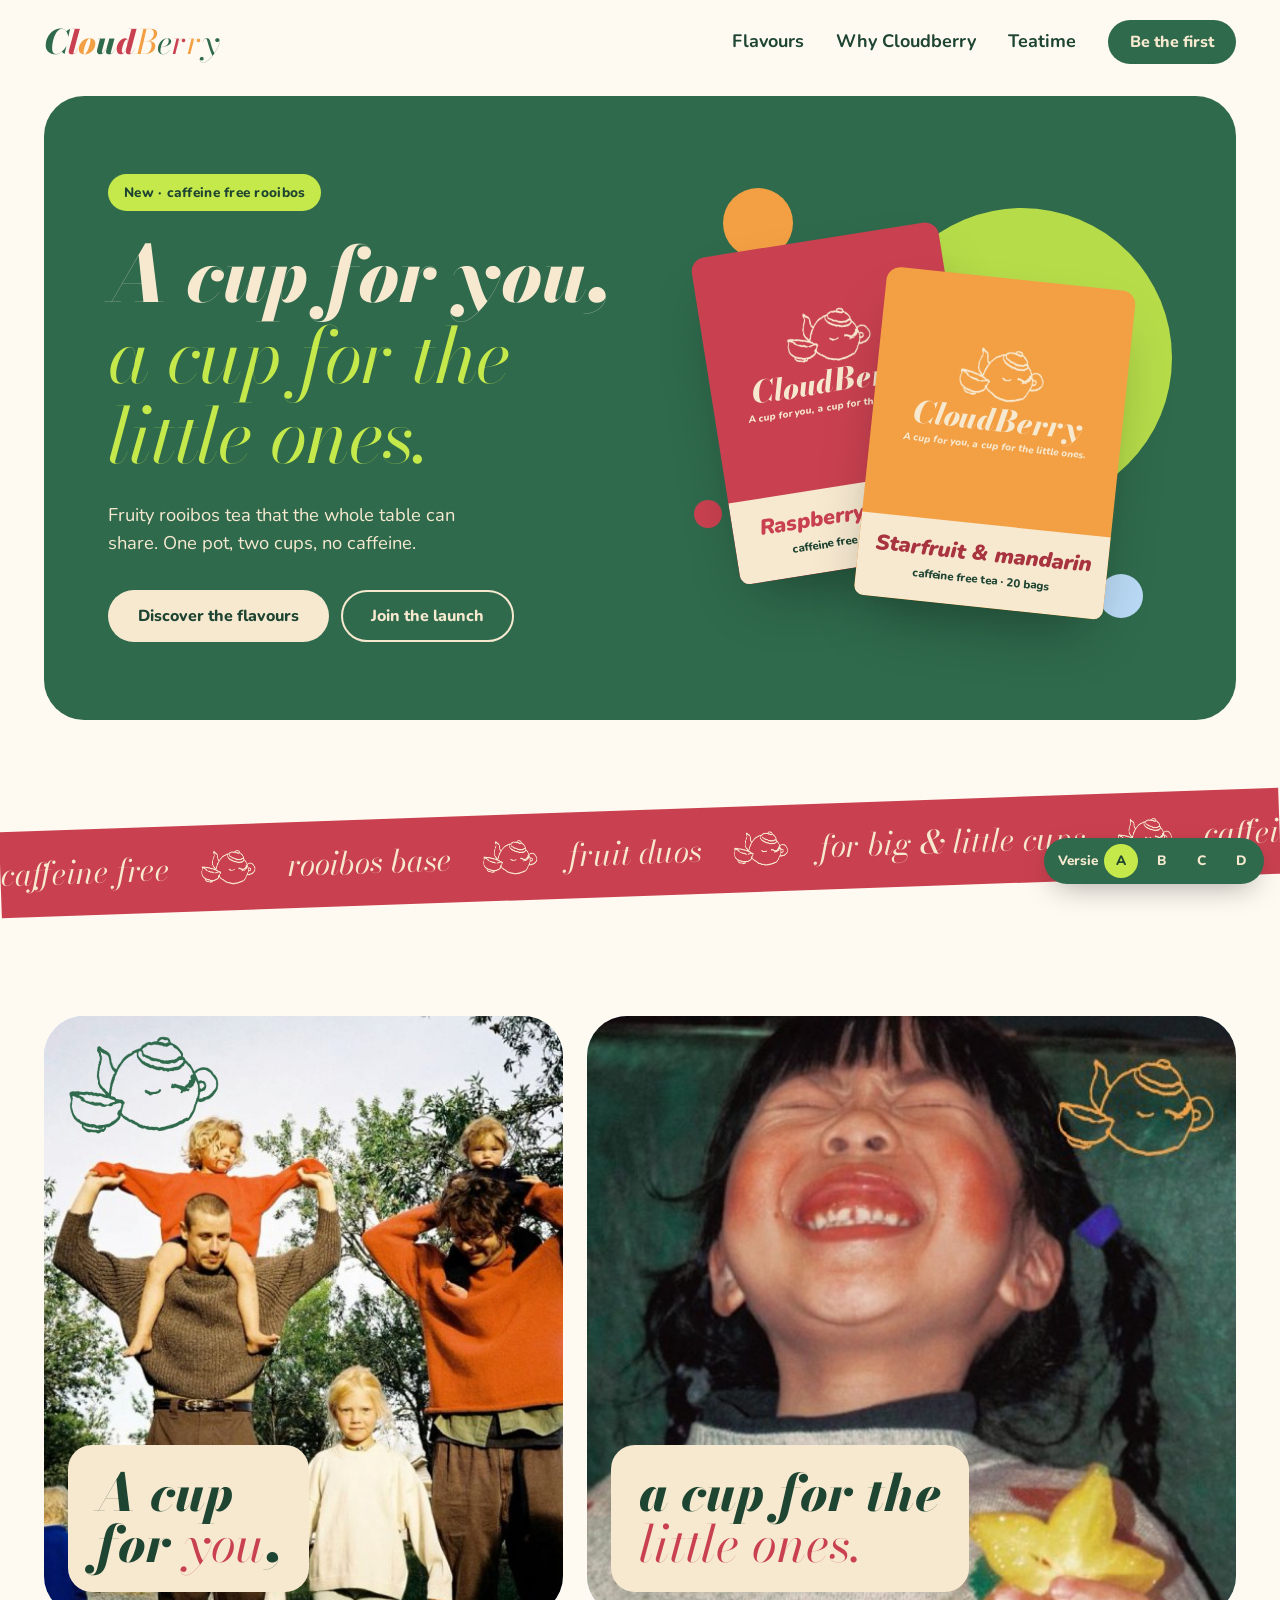
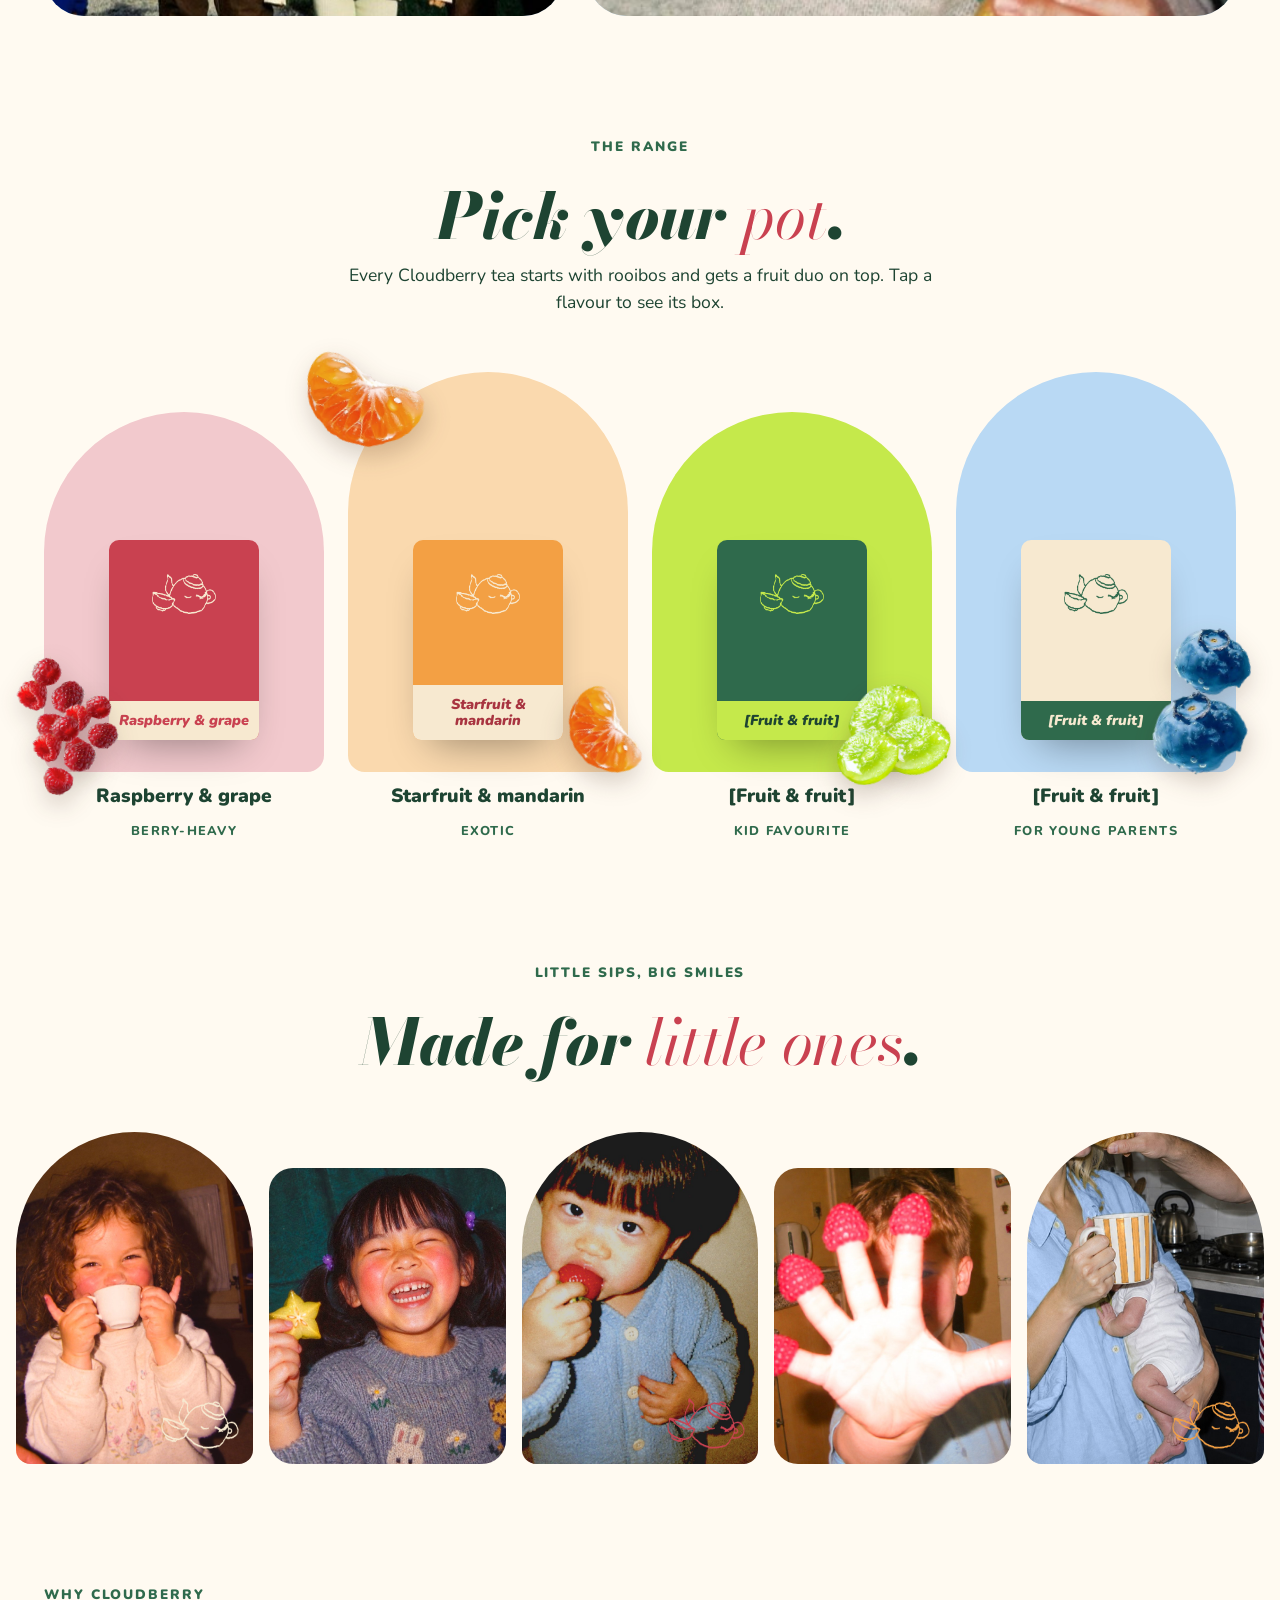
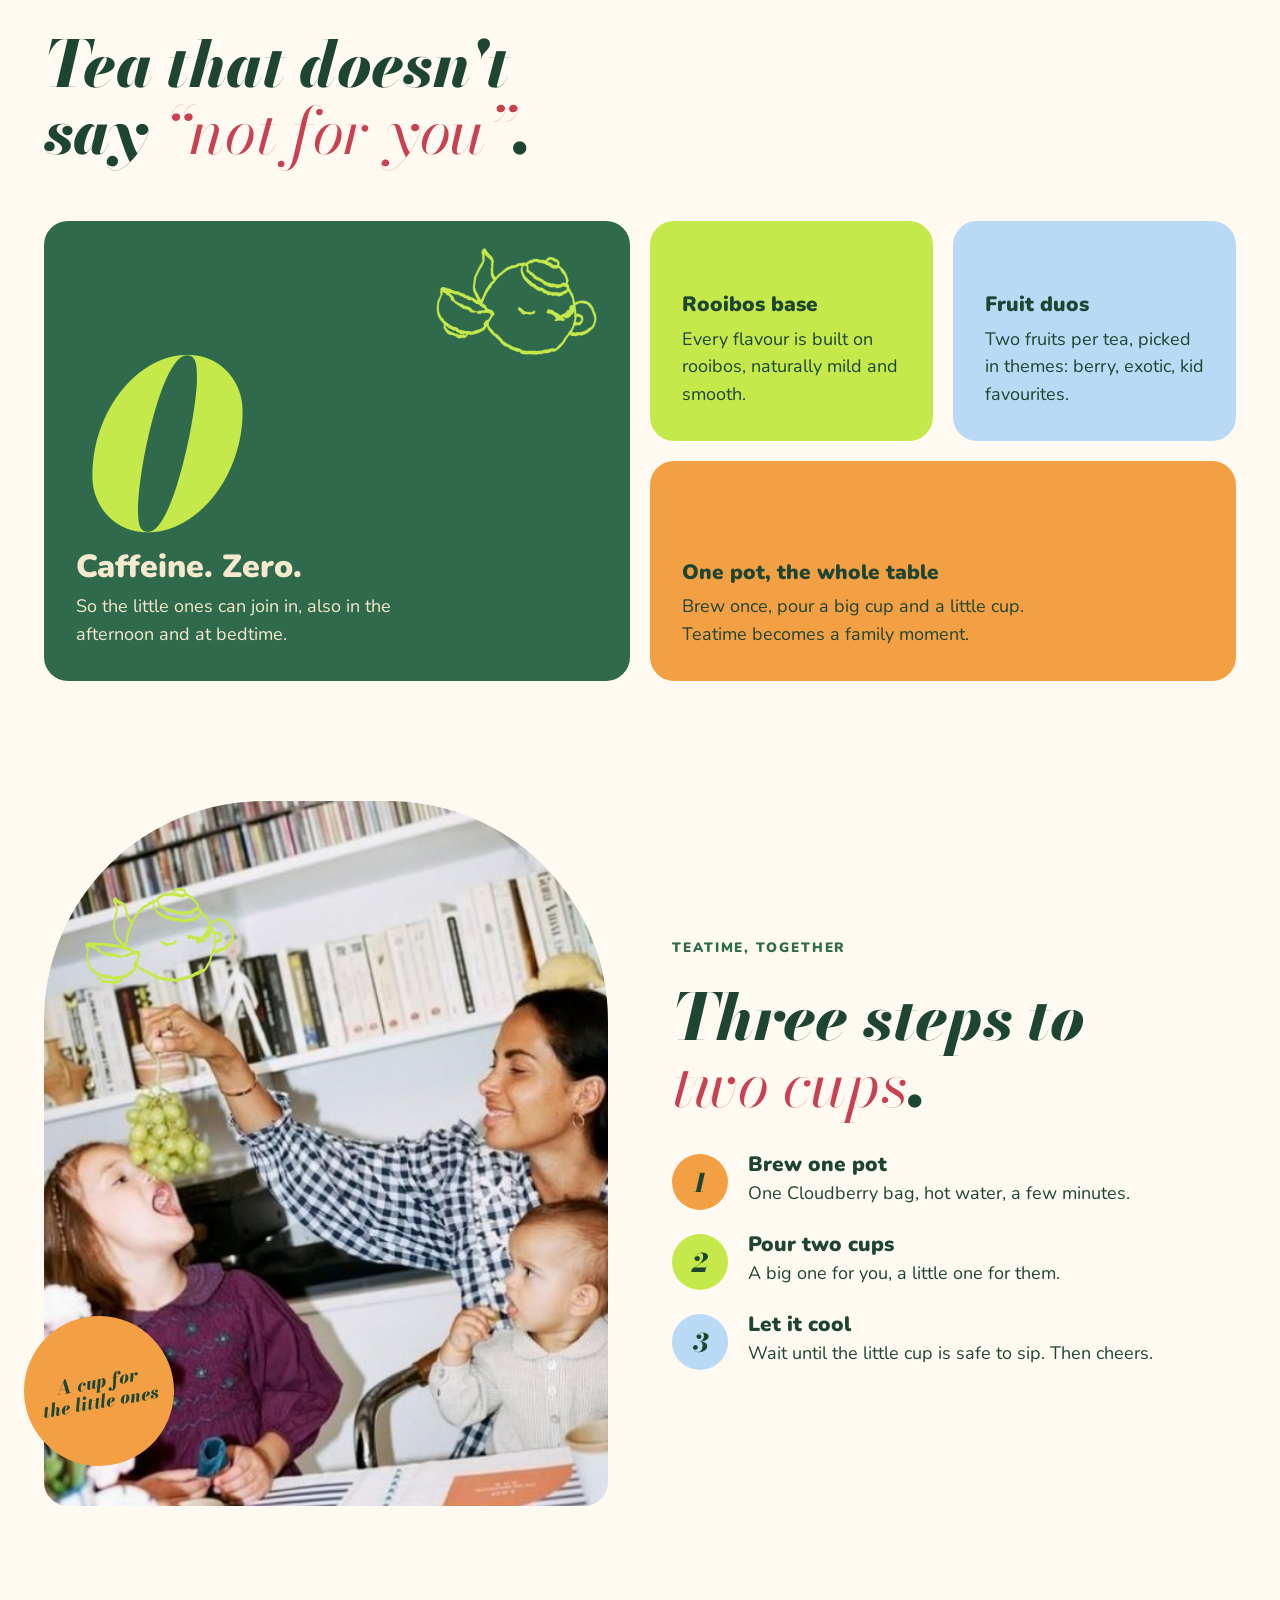
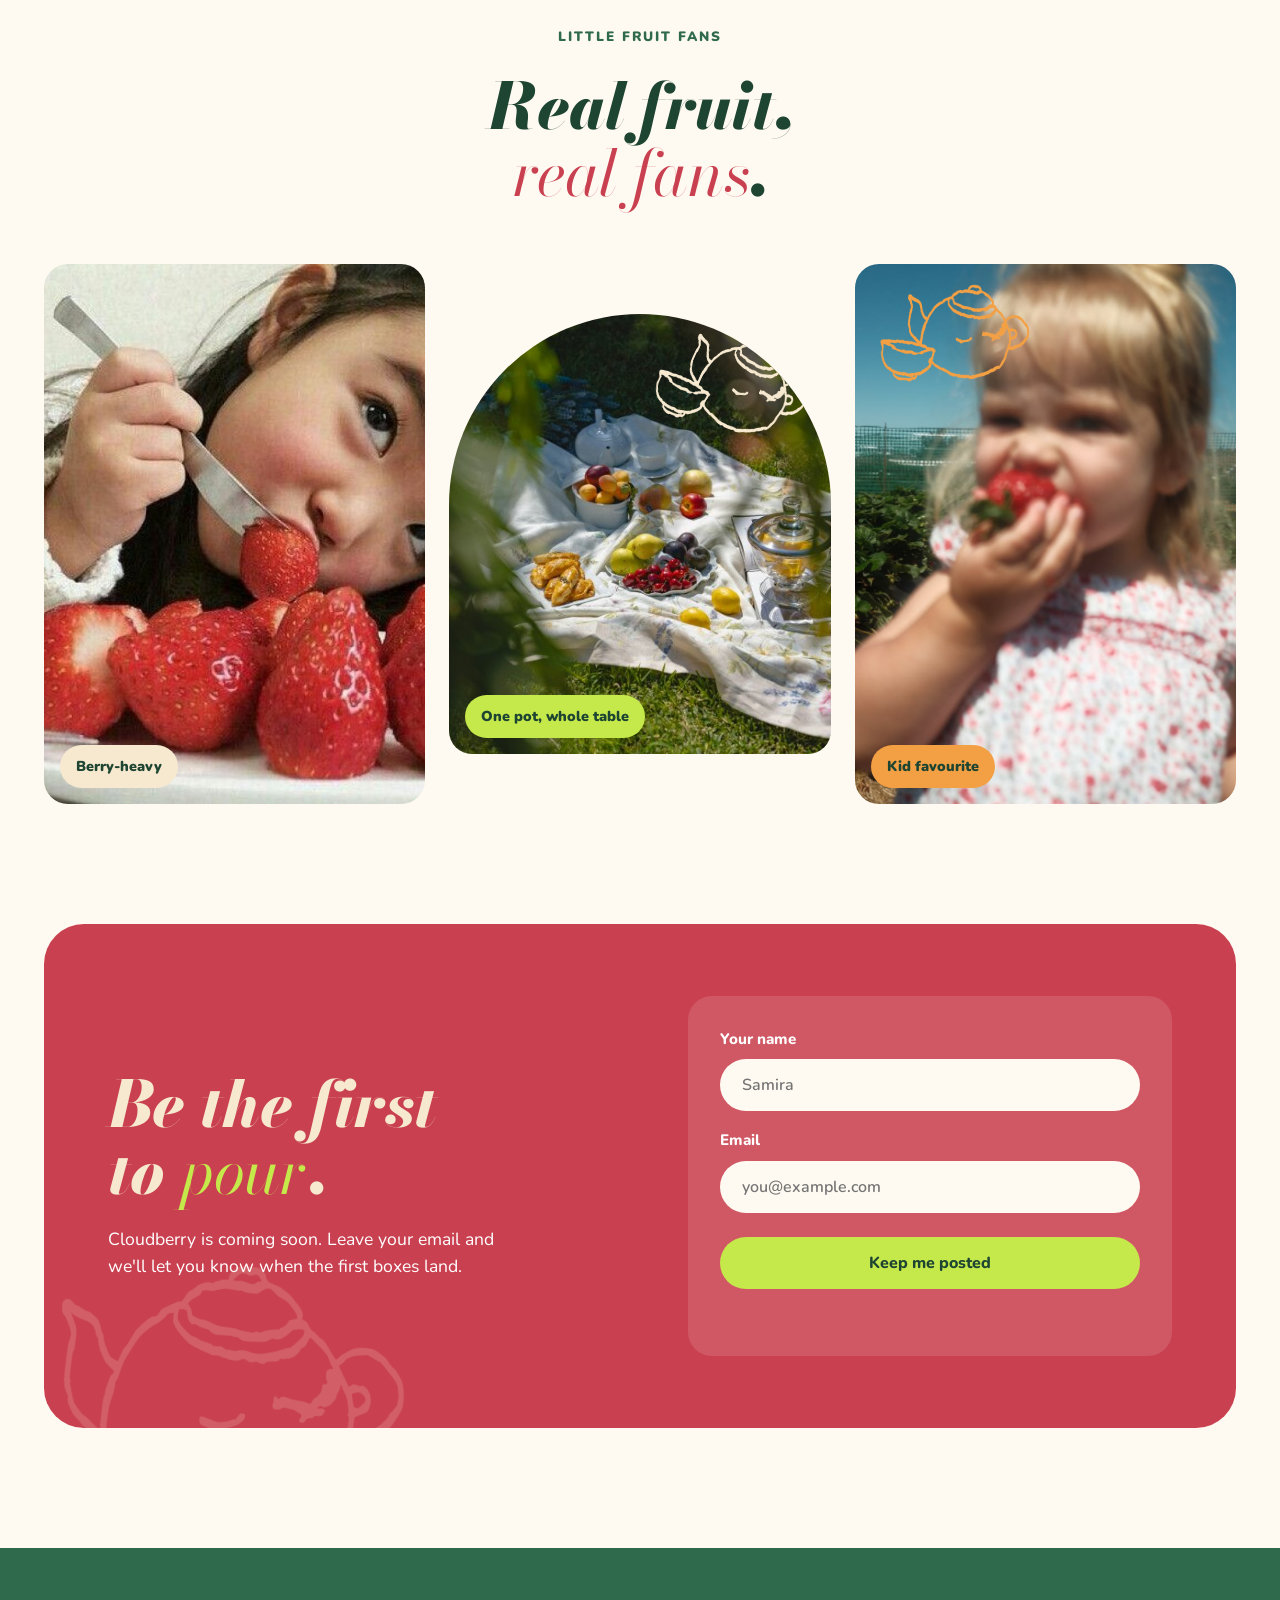
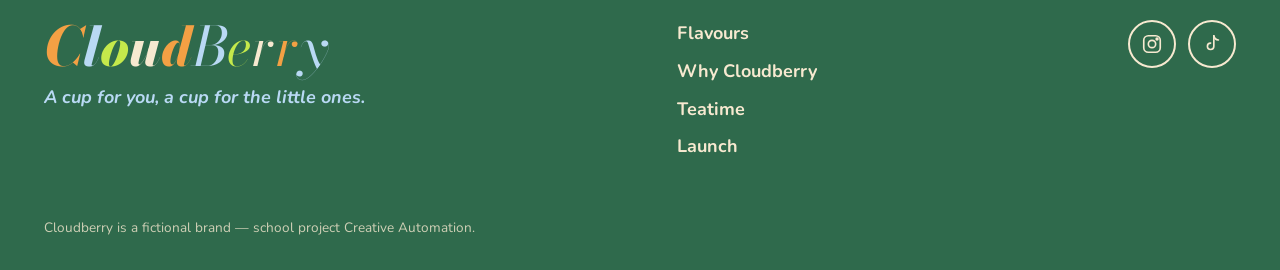
<file: schetsen/versie-a.html>
<!doctype html>
<html lang="en">
<head>
  <meta charset="utf-8">
  <meta name="viewport" content="width=device-width, initial-scale=1">
  <title>Cloudberry — A cup for you, a cup for the little ones</title>
  <meta name="description" content="Cloudberry: caffeine free rooibos fruit tea for the whole family.">
  <link rel="preconnect" href="https://fonts.googleapis.com">
  <link rel="preconnect" href="https://fonts.gstatic.com" crossorigin>
  <link href="https://fonts.googleapis.com/css2?family=Bodoni+Moda:ital,opsz,wght@0,6..96,400..900;1,6..96,400..900&family=Nunito:ital,wght@0,400..900;1,400..900&display=swap" rel="stylesheet">
  <link rel="stylesheet" href="style.css">
</head>
<body>

  <!-- ============ NAV ============ -->
  <header class="nav">
    <div class="wrap nav__inner">
      <a href="#top" class="wordmark wordmark--nav" aria-label="Cloudberry home">
        <span class="wm-cloud"><span class="c-forest">C</span><span class="c-berry">l</span><span class="c-orange">o</span><span class="c-forest">u</span><span class="c-berry">d</span></span><span class="wm-berry"><span class="c-orange">B</span><span class="c-forest">e</span><span class="c-berry">r</span><span class="c-orange">r</span><span class="c-forest">y</span></span>
      </a>

      <button class="nav__toggle" aria-expanded="false" aria-controls="nav-menu" aria-label="Open menu">
        <span></span><span></span>
      </button>

      <nav id="nav-menu" class="nav__menu" aria-label="Main">
        <a href="#flavours">Flavours</a>
        <a href="#why">Why Cloudberry</a>
        <a href="#teatime">Teatime</a>
        <a href="#launch" class="btn btn--forest btn--small">Be the first</a>
      </nav>
    </div>
  </header>

  <main id="top">

    <!-- ============ HERO ============ -->
    <section class="hero wrap">
      <div class="hero__card" data-theme="forest">
        <div class="hero__text">
          <p class="pill">New · caffeine free rooibos</p>
          <h1 class="hero__title">A cup for you,<br><em>a cup for the little ones.</em></h1>
          <p class="hero__lead">Fruity rooibos tea that the whole table can share. One pot, two cups, no caffeine.</p>
          <div class="hero__ctas">
            <a href="#flavours" class="btn btn--cream">Discover the flavours</a>
            <a href="#launch" class="btn btn--ghost">Join the launch</a>
          </div>
        </div>

        <div class="hero__visual" aria-hidden="true">
          <span class="dot dot--lime dot--a"></span>
          <span class="dot dot--orange dot--b"></span>
          <span class="dot dot--sky dot--c"></span>
          <span class="dot dot--berry dot--d"></span>

          <!-- packaging mockups, built in CSS -->
          <div class="pack pack--berry pack--back">
            <div class="pack__top">
              <img src="../assets/teapot_cream.png" alt="" class="pack__teapot">
              <span class="pack__brand">CloudBerry</span>
              <span class="pack__slogan">A cup for you, a cup for the little ones.</span>
            </div>
            <div class="pack__band">
              <span class="pack__name">Raspberry &amp; grape</span>
              <span class="pack__info">caffeine free tea · 20 bags</span>
            </div>
          </div>

          <div class="pack pack--orange pack--front" id="hero-pack">
            <div class="pack__top">
              <img src="../assets/teapot_cream.png" alt="" class="pack__teapot">
              <span class="pack__brand">CloudBerry</span>
              <span class="pack__slogan">A cup for you, a cup for the little ones.</span>
            </div>
            <div class="pack__band">
              <span class="pack__name">Starfruit &amp; mandarin</span>
              <span class="pack__info">caffeine free tea · 20 bags</span>
            </div>
          </div>
        </div>
      </div>
    </section>

    <!-- ============ MARQUEE ============ -->
    <div class="marquee" aria-hidden="true">
      <div class="marquee__track">
        <span>caffeine free</span><img src="../assets/teapot_cream.png" alt=""><span>rooibos base</span><img src="../assets/teapot_cream.png" alt=""><span>fruit duos</span><img src="../assets/teapot_cream.png" alt=""><span>for big &amp; little cups</span><img src="../assets/teapot_cream.png" alt="">
        <span>caffeine free</span><img src="../assets/teapot_cream.png" alt=""><span>rooibos base</span><img src="../assets/teapot_cream.png" alt=""><span>fruit duos</span><img src="../assets/teapot_cream.png" alt=""><span>for big &amp; little cups</span><img src="../assets/teapot_cream.png" alt="">
      </div>
    </div>

    <!-- ============ SLOGAN ============ -->
    <section class="slogan wrap" aria-labelledby="slogan-title">
      <h2 id="slogan-title" class="visually-hidden">A cup for you, a cup for the little ones.</h2>

      <div class="slogan__half reveal">
        <figure class="slogan__photo">
          <img src="../assets/family-shoulders.jpg" alt="Two dads carrying their kids on their shoulders in a garden">
        </figure>
        <img src="../assets/teapot_forest.png" alt="" class="photo-teapot photo-teapot--tl">
        <p class="slogan__line" aria-hidden="true">A cup<br>for <em>you</em>,</p>
      </div>

      <div class="slogan__half reveal">
        <figure class="slogan__photo">
          <!-- foto met jouw oranje theepot al in Figma erop getekend -->
          <img src="../assets/kid-starfruit.jpg" alt="A laughing girl holding a starfruit" class="pos-top">
        </figure>
        <p class="slogan__line slogan__line--bottom" aria-hidden="true">a cup for the<br><em>little ones.</em></p>
      </div>
    </section>

    <!-- ============ FLAVOURS ============ -->
    <section id="flavours" class="flavours wrap">
      <div class="section-head">
        <p class="eyebrow">The range</p>
        <h2>Pick your <em>pot</em>.</h2>
        <p>Every Cloudberry tea starts with rooibos and gets a fruit duo on top. Tap a flavour to see its box.</p>
      </div>

      <div class="flavour-grid">
        <!-- data-* attributes drive the hero box swap in script.js -->
        <button class="flavour reveal"
          data-name="Raspberry &amp; grape" data-color="berry"
          aria-label="Show Raspberry and grape">
          <span class="flavour__arch flavour__arch--berry">
            <img src="../assets/fruit/framboos.png" alt="" class="fruit" style="--l:-9%;--t:68%;--w:24%;--r:-18deg;--d:0s;--z:3">
            <img src="../assets/fruit/framboos.png" alt="" class="fruit" style="--l:6%;--t:78%;--w:21%;--r:14deg;--d:0.4s;--z:3">
            <img src="../assets/fruit/framboos.png" alt="" class="fruit" style="--l:-4%;--t:84%;--w:23%;--r:-4deg;--d:0.8s;--z:3">
            <span class="mini-pack mini-pack--berry"><img src="../assets/teapot_cream.png" alt=""><span class="mini-pack__band">Raspberry &amp; grape</span></span>
          </span>
          <span class="flavour__name">Raspberry &amp; grape</span>
          <span class="flavour__tag">Berry-heavy</span>
        </button>

        <button class="flavour reveal"
          data-name="Starfruit &amp; mandarin" data-color="orange"
          aria-label="Show Starfruit and mandarin">
          <span class="flavour__arch flavour__arch--orange">
            <img src="../assets/fruit/mandarijn.png" alt="" class="fruit" style="--l:-14%;--t:-7%;--w:40%;--r:-14deg;--d:0s;--z:1">
            <img src="../assets/fruit/mandarijn.png" alt="" class="fruit" style="--l:78%;--t:80%;--w:30%;--r:22deg;--d:0.6s;--z:3">
            <span class="mini-pack mini-pack--orange"><img src="../assets/teapot_cream.png" alt=""><span class="mini-pack__band">Starfruit &amp; mandarin</span></span>
          </span>
          <span class="flavour__name">Starfruit &amp; mandarin</span>
          <span class="flavour__tag">Exotic</span>
        </button>

        <button class="flavour reveal"
          data-name="[Fruit &amp; fruit]" data-color="lime"
          aria-label="Show kid favourite flavour">
          <span class="flavour__arch flavour__arch--lime">
            <img src="../assets/fruit/druif.png" alt="" class="fruit" style="--l:70%;--t:76%;--w:27%;--r:-10deg;--d:0s;--z:3">
            <img src="../assets/fruit/druif.png" alt="" class="fruit" style="--l:82%;--t:84%;--w:24%;--r:18deg;--d:0.5s;--z:3">
            <img src="../assets/fruit/druif.png" alt="" class="fruit" style="--l:66%;--t:88%;--w:22%;--r:4deg;--d:0.9s;--z:3">
            <span class="mini-pack mini-pack--forest"><img src="../assets/teapot_lime.png" alt=""><span class="mini-pack__band">[Fruit &amp; fruit]</span></span>
          </span>
          <span class="flavour__name">[Fruit &amp; fruit]</span>
          <span class="flavour__tag">Kid favourite</span>
        </button>

        <button class="flavour reveal"
          data-name="[Fruit &amp; fruit]" data-color="sky"
          aria-label="Show flavour for young parents">
          <span class="flavour__arch flavour__arch--sky">
            <img src="../assets/fruit/blauwe-bes.png" alt="" class="fruit" style="--l:78%;--t:64%;--w:28%;--r:8deg;--d:0s;--z:3">
            <img src="../assets/fruit/blauwe-bes.png" alt="" class="fruit" style="--l:70%;--t:80%;--w:34%;--r:-12deg;--d:0.5s;--z:3">
            <span class="mini-pack mini-pack--sky"><img src="../assets/teapot_forest.png" alt=""><span class="mini-pack__band">[Fruit &amp; fruit]</span></span>
          </span>
          <span class="flavour__name">[Fruit &amp; fruit]</span>
          <span class="flavour__tag">For young parents</span>
        </button>
      </div>
    </section>


    <!-- ============ LITTLE SIPS (fotostrip, versie A) ============ -->
    <section class="strip" aria-labelledby="strip-title">
      <div class="section-head wrap">
        <p class="eyebrow">Little sips, big smiles</p>
        <h2 id="strip-title">Made for <em>little ones</em>.</h2>
      </div>
      <div class="strip__row">
        <figure class="strip__item strip__item--arch reveal"><img src="../assets/kid-pinky-tea.jpg" alt="A curly haired girl sipping from a small white cup with both pinkies up"><img src="../assets/teapot_cream.png" alt="" class="photo-teapot photo-teapot--br"></figure>
        <figure class="strip__item reveal"><img src="../assets/kid-starfruit-laugh.jpg" alt="A laughing girl with pigtails holding a starfruit"></figure>
        <figure class="strip__item strip__item--arch reveal"><img src="../assets/kid-strawberry-boy.jpg" alt="A toddler in a fluffy blue cardigan biting a strawberry"><img src="../assets/teapot_berry.png" alt="" class="photo-teapot photo-teapot--br"></figure>
        <figure class="strip__item reveal"><img src="../assets/kid-raspberry-fingers.jpg" alt="A boy holding up his hand with a raspberry on every fingertip"></figure>
        <figure class="strip__item strip__item--arch reveal"><img src="../assets/family-croissant.jpg" alt="A mother holding a newborn and a striped mug while her partner feeds her a croissant"><img src="../assets/teapot_orange.png" alt="" class="photo-teapot photo-teapot--br"></figure>
      </div>
    </section>

    <!-- ============ WHY ============ -->
    <section id="why" class="why wrap">
      <div class="section-head section-head--left">
        <p class="eyebrow">Why Cloudberry</p>
        <h2>Tea that doesn't<br>say <em>“not for you”</em>.</h2>
      </div>

      <div class="bento">
        <article class="tile tile--forest tile--big reveal">
          <span class="tile__big">0</span>
          <h3>Caffeine. Zero.</h3>
          <p>So the little ones can join in, also in the afternoon and at bedtime.</p>
          <img src="../assets/teapot_lime.png" alt="" class="tile__teapot">
        </article>
        <article class="tile tile--lime reveal">
          <h3>Rooibos base</h3>
          <p>Every flavour is built on rooibos, naturally mild and smooth.</p>
        </article>
        <article class="tile tile--sky reveal">
          <h3>Fruit duos</h3>
          <p>Two fruits per tea, picked in themes: berry, exotic, kid favourites.</p>
        </article>
        <article class="tile tile--orange tile--wide reveal">
          <h3>One pot, the whole table</h3>
          <p>Brew once, pour a big cup and a little cup. Teatime becomes a family moment.</p>
        </article>
      </div>
    </section>

    <!-- ============ TEATIME ============ -->
    <section id="teatime" class="teatime wrap">
      <figure class="teatime__photo reveal">
        <div class="teatime__frame">
          <img src="../assets/family-grapes.jpg" alt="A mother holding grapes above her daughter's mouth, a baby watching at the table" class="teatime__img">
          <img src="../assets/teapot_lime.png" alt="" class="photo-teapot photo-teapot--tl">
        </div>
        <figcaption class="teatime__badge">A cup for<br>the little ones</figcaption>
      </figure>

      <div class="teatime__text">
        <p class="eyebrow">Teatime, together</p>
        <h2>Three steps to<br><em>two cups</em>.</h2>
        <ol class="steps">
          <li><span class="steps__num">1</span><div><h3>Brew one pot</h3><p>One Cloudberry bag, hot water, a few minutes.</p></div></li>
          <li><span class="steps__num">2</span><div><h3>Pour two cups</h3><p>A big one for you, a little one for them.</p></div></li>
          <li><span class="steps__num">3</span><div><h3>Let it cool</h3><p>Wait until the little cup is safe to sip. Then cheers.</p></div></li>
        </ol>
      </div>
    </section>

    <!-- ============ FRUIT FANS (foto's) ============ -->
    <section class="fans wrap" aria-labelledby="fans-title">
      <div class="section-head">
        <p class="eyebrow">Little fruit fans</p>
        <h2 id="fans-title">Real fruit,<br><em>real fans</em>.</h2>
      </div>

      <div class="fans__grid">
        <figure class="fans__item fans__item--tall reveal">
          <img src="../assets/kid-strawberries.jpg" alt="A girl biting a strawberry from her fork, a plate of strawberries in front of her" class="fans__img">
          <figcaption class="fans__tag fans__tag--berry">Berry-heavy</figcaption>
        </figure>
        <figure class="fans__item reveal">
          <img src="../assets/picnic-teapot.jpg" alt="A picnic blanket in the grass with fruit, pastries and a white teapot" class="fans__img">
          <img src="../assets/teapot_cream.png" alt="" class="photo-teapot photo-teapot--tr">
          <figcaption class="fans__tag fans__tag--lime">One pot, whole table</figcaption>
        </figure>
        <figure class="fans__item fans__item--tall reveal">
          <img src="../assets/kid-strawberry-field.jpg" alt="A toddler eating a strawberry in a strawberry field" class="fans__img">
          <img src="../assets/teapot_orange.png" alt="" class="photo-teapot photo-teapot--tl">
          <figcaption class="fans__tag fans__tag--orange">Kid favourite</figcaption>
        </figure>
      </div>
    </section>

    <!-- ============ LAUNCH / CTA ============ -->
    <section id="launch" class="launch wrap">
      <div class="launch__card">
        <img src="../assets/teapot_cream.png" alt="" class="launch__teapot">
        <div class="launch__text">
          <h2>Be the first<br>to <em>pour</em>.</h2>
          <p>Cloudberry is coming soon. Leave your email and we'll let you know when the first boxes land.</p>
        </div>

        <form class="launch__form" novalidate>
          <label for="f-name">Your name</label>
          <input id="f-name" name="name" type="text" autocomplete="given-name" placeholder="Samira">

          <label for="f-email">Email</label>
          <input id="f-email" name="email" type="email" autocomplete="email" placeholder="you@example.com" required>

          <button type="submit" class="btn btn--lime">Keep me posted</button>
          <p class="launch__msg" role="status" aria-live="polite"></p>
        </form>
      </div>
    </section>
  </main>

  <!-- ============ FOOTER ============ -->
  <footer class="footer">
    <div class="wrap footer__inner">
      <div class="footer__brand">
        <a href="#top" class="wordmark wordmark--footer" aria-label="Cloudberry home">
          <span class="wm-cloud"><span class="c-orange">C</span><span class="c-sky">l</span><span class="c-lime">o</span><span class="c-cream">u</span><span class="c-orange">d</span></span><span class="wm-berry"><span class="c-sky">B</span><span class="c-lime">e</span><span class="c-cream">r</span><span class="c-orange">r</span><span class="c-sky">y</span></span>
        </a>
        <p>A cup for you, a cup for the little ones.</p>
      </div>

      <nav class="footer__links" aria-label="Footer">
        <a href="#flavours">Flavours</a>
        <a href="#why">Why Cloudberry</a>
        <a href="#teatime">Teatime</a>
        <a href="#launch">Launch</a>
      </nav>

      <div class="footer__social">
        <a href="#" aria-label="Instagram">
          <svg viewBox="0 0 24 24" width="22" height="22" fill="none" stroke="currentColor" stroke-width="1.8" aria-hidden="true"><rect x="3" y="3" width="18" height="18" rx="5"/><circle cx="12" cy="12" r="4"/><circle cx="17.5" cy="6.5" r="1" fill="currentColor"/></svg>
        </a>
        <a href="#" aria-label="TikTok">
          <svg viewBox="0 0 24 24" width="22" height="22" fill="none" stroke="currentColor" stroke-width="1.8" stroke-linecap="round" aria-hidden="true"><path d="M14 3v11.5a3.5 3.5 0 1 1-3.5-3.5"/><path d="M14 3c.5 2.6 2.4 4.4 5 4.6"/></svg>
        </a>
      </div>
    </div>
    <p class="footer__note wrap">Cloudberry is a fictional brand — school project Creative Automation.</p>
  </footer>


  <!-- alleen om de versies te vergelijken, mag weg bij de definitieve versie -->
  <nav class="version-switch" aria-label="Versies">Versie <a href="versie-a.html" aria-current="page">A</a><a href="versie-b.html">B</a><a href="versie-c.html">C</a><a href="versie-d.html">D</a></nav>
  <script src="script.js"></script>
</body>
</html>
</file>
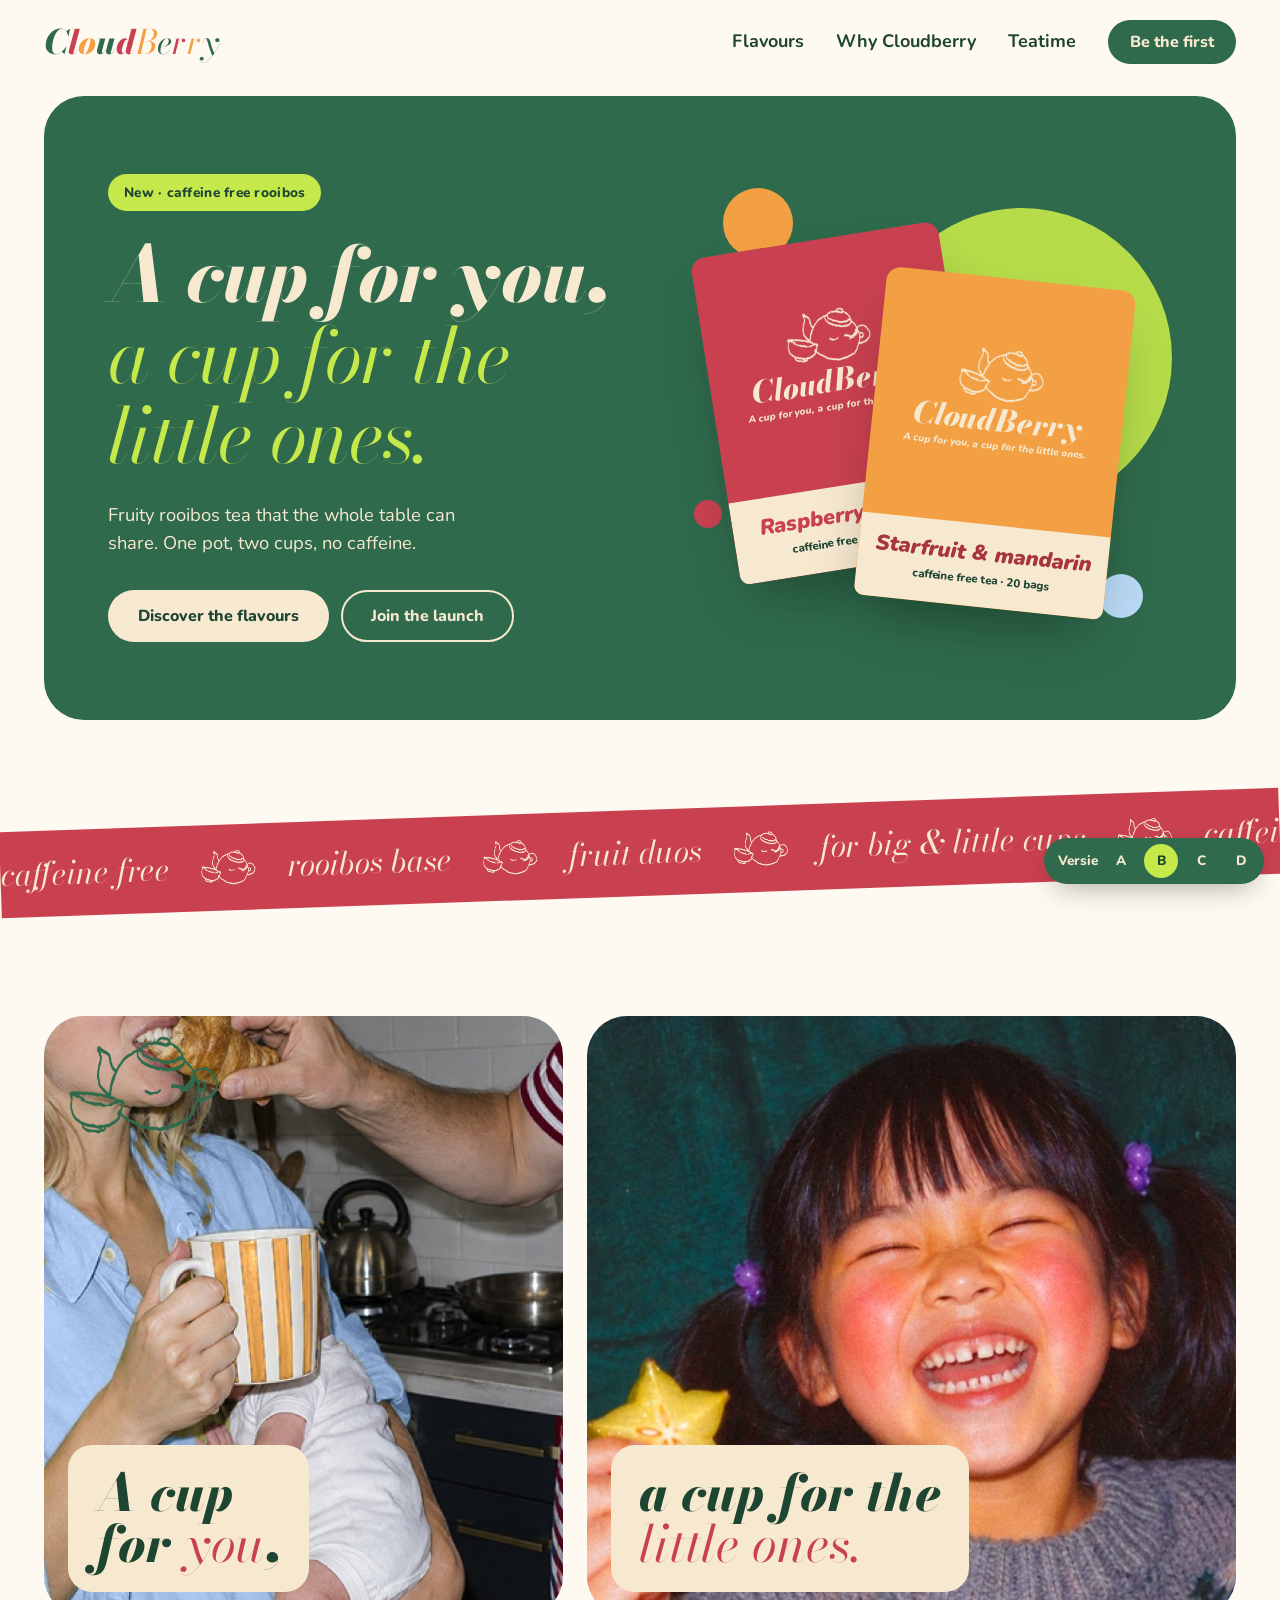
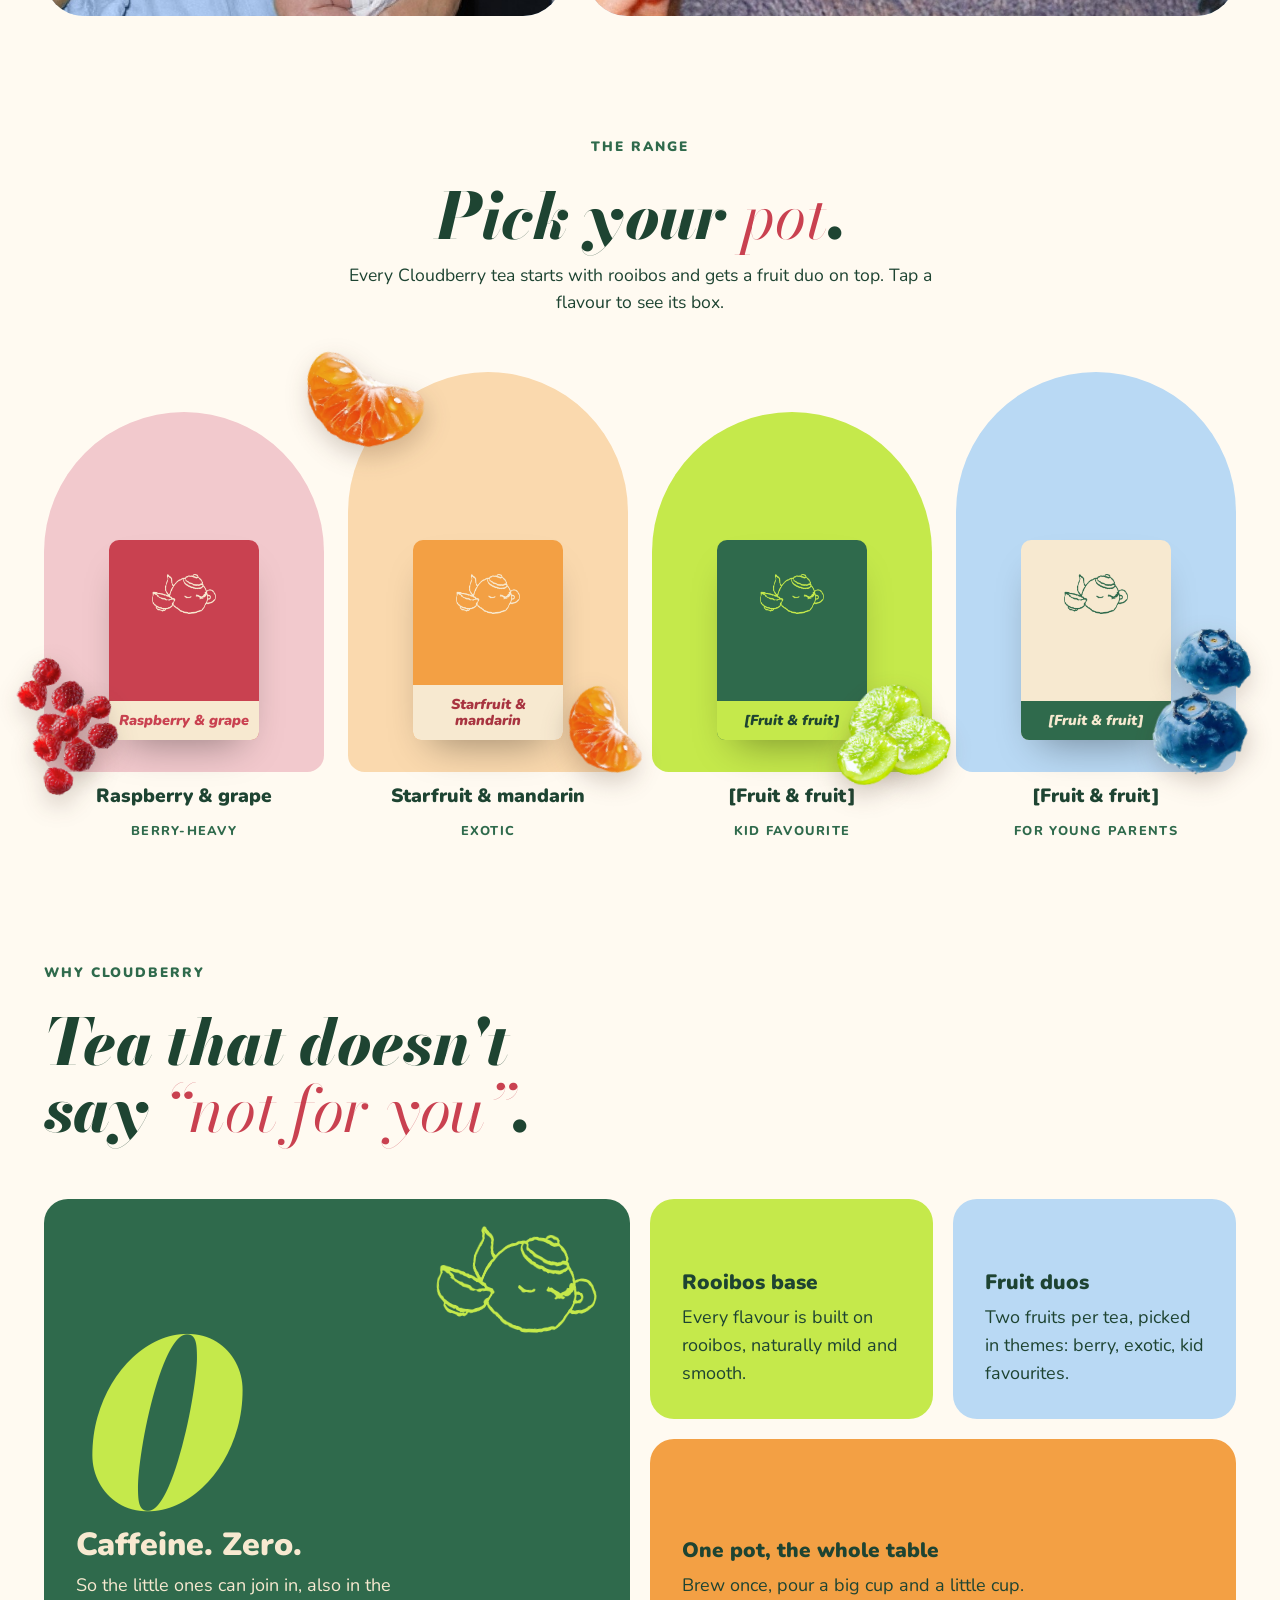
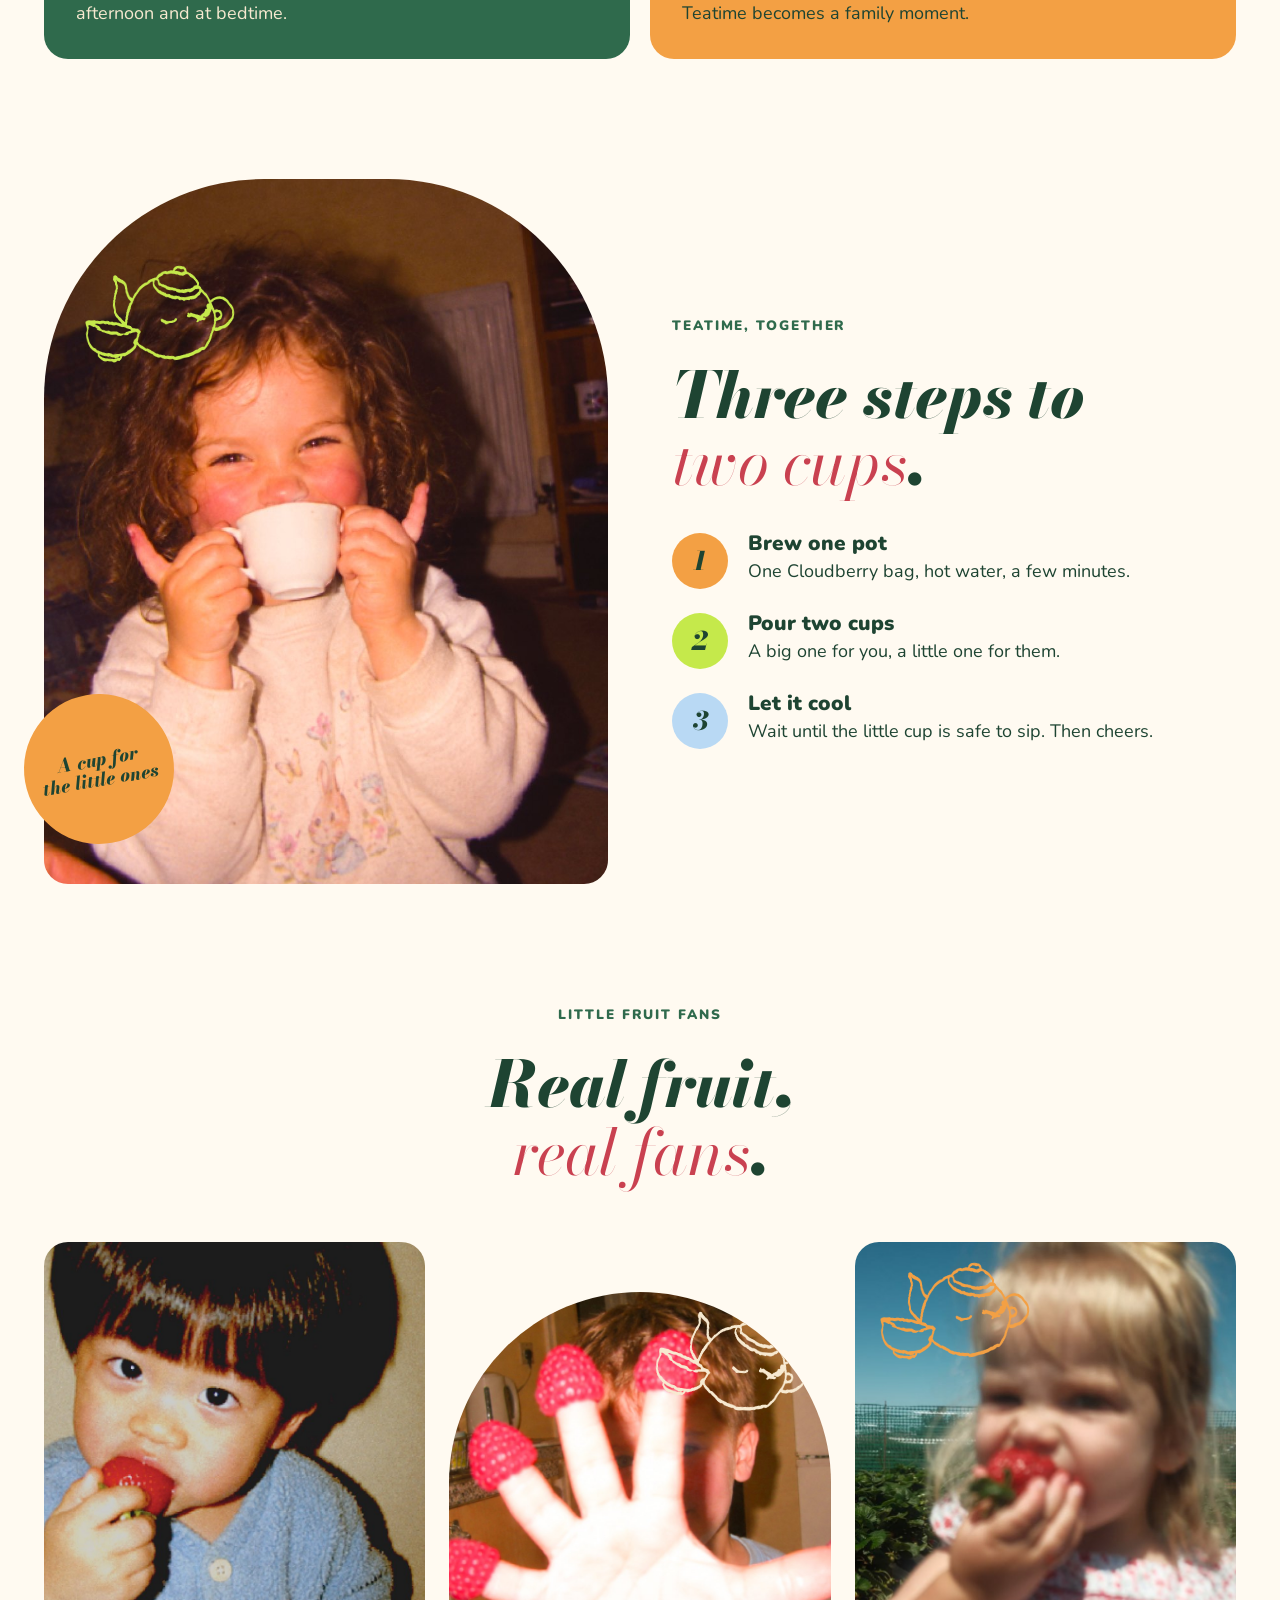
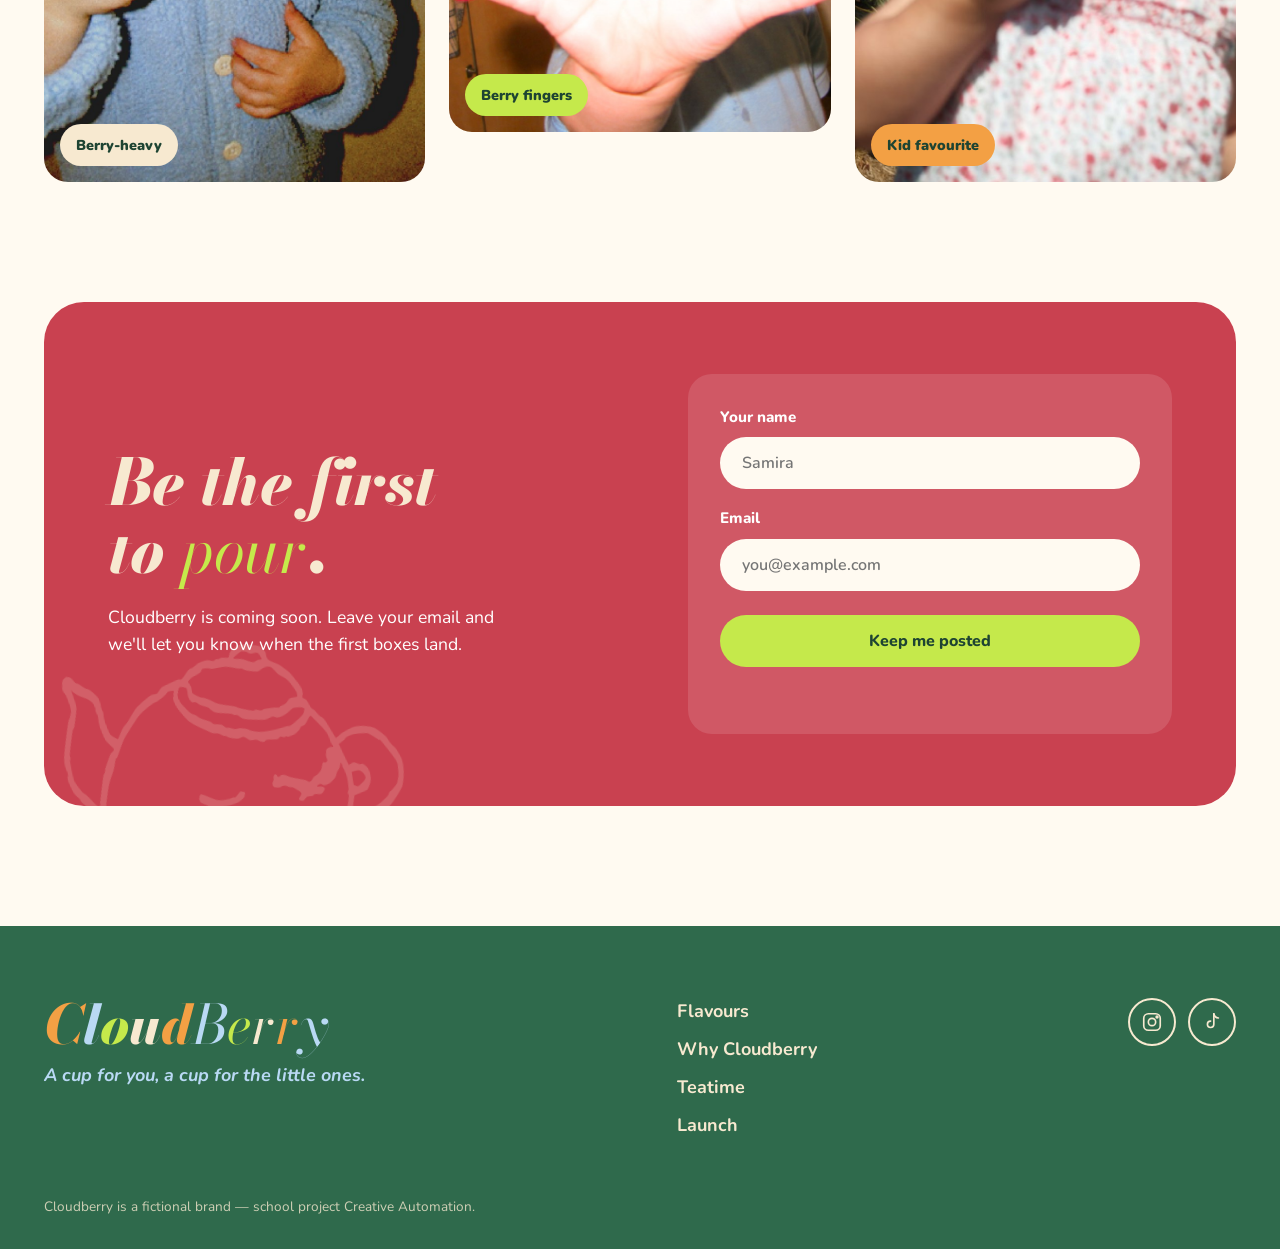
<file: schetsen/versie-b.html>
<!doctype html>
<html lang="en">
<head>
  <meta charset="utf-8">
  <meta name="viewport" content="width=device-width, initial-scale=1">
  <title>Cloudberry — A cup for you, a cup for the little ones</title>
  <meta name="description" content="Cloudberry: caffeine free rooibos fruit tea for the whole family.">
  <link rel="preconnect" href="https://fonts.googleapis.com">
  <link rel="preconnect" href="https://fonts.gstatic.com" crossorigin>
  <link href="https://fonts.googleapis.com/css2?family=Bodoni+Moda:ital,opsz,wght@0,6..96,400..900;1,6..96,400..900&family=Nunito:ital,wght@0,400..900;1,400..900&display=swap" rel="stylesheet">
  <link rel="stylesheet" href="style.css">
</head>
<body>

  <!-- ============ NAV ============ -->
  <header class="nav">
    <div class="wrap nav__inner">
      <a href="#top" class="wordmark wordmark--nav" aria-label="Cloudberry home">
        <span class="wm-cloud"><span class="c-forest">C</span><span class="c-berry">l</span><span class="c-orange">o</span><span class="c-forest">u</span><span class="c-berry">d</span></span><span class="wm-berry"><span class="c-orange">B</span><span class="c-forest">e</span><span class="c-berry">r</span><span class="c-orange">r</span><span class="c-forest">y</span></span>
      </a>

      <button class="nav__toggle" aria-expanded="false" aria-controls="nav-menu" aria-label="Open menu">
        <span></span><span></span>
      </button>

      <nav id="nav-menu" class="nav__menu" aria-label="Main">
        <a href="#flavours">Flavours</a>
        <a href="#why">Why Cloudberry</a>
        <a href="#teatime">Teatime</a>
        <a href="#launch" class="btn btn--forest btn--small">Be the first</a>
      </nav>
    </div>
  </header>

  <main id="top">

    <!-- ============ HERO ============ -->
    <section class="hero wrap">
      <div class="hero__card" data-theme="forest">
        <div class="hero__text">
          <p class="pill">New · caffeine free rooibos</p>
          <h1 class="hero__title">A cup for you,<br><em>a cup for the little ones.</em></h1>
          <p class="hero__lead">Fruity rooibos tea that the whole table can share. One pot, two cups, no caffeine.</p>
          <div class="hero__ctas">
            <a href="#flavours" class="btn btn--cream">Discover the flavours</a>
            <a href="#launch" class="btn btn--ghost">Join the launch</a>
          </div>
        </div>

        <div class="hero__visual" aria-hidden="true">
          <span class="dot dot--lime dot--a"></span>
          <span class="dot dot--orange dot--b"></span>
          <span class="dot dot--sky dot--c"></span>
          <span class="dot dot--berry dot--d"></span>

          <!-- packaging mockups, built in CSS -->
          <div class="pack pack--berry pack--back">
            <div class="pack__top">
              <img src="../assets/teapot_cream.png" alt="" class="pack__teapot">
              <span class="pack__brand">CloudBerry</span>
              <span class="pack__slogan">A cup for you, a cup for the little ones.</span>
            </div>
            <div class="pack__band">
              <span class="pack__name">Raspberry &amp; grape</span>
              <span class="pack__info">caffeine free tea · 20 bags</span>
            </div>
          </div>

          <div class="pack pack--orange pack--front" id="hero-pack">
            <div class="pack__top">
              <img src="../assets/teapot_cream.png" alt="" class="pack__teapot">
              <span class="pack__brand">CloudBerry</span>
              <span class="pack__slogan">A cup for you, a cup for the little ones.</span>
            </div>
            <div class="pack__band">
              <span class="pack__name">Starfruit &amp; mandarin</span>
              <span class="pack__info">caffeine free tea · 20 bags</span>
            </div>
          </div>
        </div>
      </div>
    </section>

    <!-- ============ MARQUEE ============ -->
    <div class="marquee" aria-hidden="true">
      <div class="marquee__track">
        <span>caffeine free</span><img src="../assets/teapot_cream.png" alt=""><span>rooibos base</span><img src="../assets/teapot_cream.png" alt=""><span>fruit duos</span><img src="../assets/teapot_cream.png" alt=""><span>for big &amp; little cups</span><img src="../assets/teapot_cream.png" alt="">
        <span>caffeine free</span><img src="../assets/teapot_cream.png" alt=""><span>rooibos base</span><img src="../assets/teapot_cream.png" alt=""><span>fruit duos</span><img src="../assets/teapot_cream.png" alt=""><span>for big &amp; little cups</span><img src="../assets/teapot_cream.png" alt="">
      </div>
    </div>

    <!-- ============ SLOGAN ============ -->
    <section class="slogan wrap" aria-labelledby="slogan-title">
      <h2 id="slogan-title" class="visually-hidden">A cup for you, a cup for the little ones.</h2>

      <div class="slogan__half reveal">
        <figure class="slogan__photo">
          <img src="../assets/family-croissant.jpg" alt="A mother holding a newborn and a striped mug while her partner feeds her a croissant" class="pos-top">
        </figure>
        <img src="../assets/teapot_forest.png" alt="" class="photo-teapot photo-teapot--tl">
        <p class="slogan__line" aria-hidden="true">A cup<br>for <em>you</em>,</p>
      </div>

      <div class="slogan__half reveal">
        <figure class="slogan__photo">
          <!-- foto met jouw oranje theepot al in Figma erop getekend -->
          <img src="../assets/kid-starfruit-laugh.jpg" alt="A laughing girl with pigtails holding a starfruit" class="pos-top">
        </figure>
        <p class="slogan__line slogan__line--bottom" aria-hidden="true">a cup for the<br><em>little ones.</em></p>
      </div>
    </section>

    <!-- ============ FLAVOURS ============ -->
    <section id="flavours" class="flavours wrap">
      <div class="section-head">
        <p class="eyebrow">The range</p>
        <h2>Pick your <em>pot</em>.</h2>
        <p>Every Cloudberry tea starts with rooibos and gets a fruit duo on top. Tap a flavour to see its box.</p>
      </div>

      <div class="flavour-grid">
        <!-- data-* attributes drive the hero box swap in script.js -->
        <button class="flavour reveal"
          data-name="Raspberry &amp; grape" data-color="berry"
          aria-label="Show Raspberry and grape">
          <span class="flavour__arch flavour__arch--berry">
            <img src="../assets/fruit/framboos.png" alt="" class="fruit" style="--l:-9%;--t:68%;--w:24%;--r:-18deg;--d:0s;--z:3">
            <img src="../assets/fruit/framboos.png" alt="" class="fruit" style="--l:6%;--t:78%;--w:21%;--r:14deg;--d:0.4s;--z:3">
            <img src="../assets/fruit/framboos.png" alt="" class="fruit" style="--l:-4%;--t:84%;--w:23%;--r:-4deg;--d:0.8s;--z:3">
            <span class="mini-pack mini-pack--berry"><img src="../assets/teapot_cream.png" alt=""><span class="mini-pack__band">Raspberry &amp; grape</span></span>
          </span>
          <span class="flavour__name">Raspberry &amp; grape</span>
          <span class="flavour__tag">Berry-heavy</span>
        </button>

        <button class="flavour reveal"
          data-name="Starfruit &amp; mandarin" data-color="orange"
          aria-label="Show Starfruit and mandarin">
          <span class="flavour__arch flavour__arch--orange">
            <img src="../assets/fruit/mandarijn.png" alt="" class="fruit" style="--l:-14%;--t:-7%;--w:40%;--r:-14deg;--d:0s;--z:1">
            <img src="../assets/fruit/mandarijn.png" alt="" class="fruit" style="--l:78%;--t:80%;--w:30%;--r:22deg;--d:0.6s;--z:3">
            <span class="mini-pack mini-pack--orange"><img src="../assets/teapot_cream.png" alt=""><span class="mini-pack__band">Starfruit &amp; mandarin</span></span>
          </span>
          <span class="flavour__name">Starfruit &amp; mandarin</span>
          <span class="flavour__tag">Exotic</span>
        </button>

        <button class="flavour reveal"
          data-name="[Fruit &amp; fruit]" data-color="lime"
          aria-label="Show kid favourite flavour">
          <span class="flavour__arch flavour__arch--lime">
            <img src="../assets/fruit/druif.png" alt="" class="fruit" style="--l:70%;--t:76%;--w:27%;--r:-10deg;--d:0s;--z:3">
            <img src="../assets/fruit/druif.png" alt="" class="fruit" style="--l:82%;--t:84%;--w:24%;--r:18deg;--d:0.5s;--z:3">
            <img src="../assets/fruit/druif.png" alt="" class="fruit" style="--l:66%;--t:88%;--w:22%;--r:4deg;--d:0.9s;--z:3">
            <span class="mini-pack mini-pack--forest"><img src="../assets/teapot_lime.png" alt=""><span class="mini-pack__band">[Fruit &amp; fruit]</span></span>
          </span>
          <span class="flavour__name">[Fruit &amp; fruit]</span>
          <span class="flavour__tag">Kid favourite</span>
        </button>

        <button class="flavour reveal"
          data-name="[Fruit &amp; fruit]" data-color="sky"
          aria-label="Show flavour for young parents">
          <span class="flavour__arch flavour__arch--sky">
            <img src="../assets/fruit/blauwe-bes.png" alt="" class="fruit" style="--l:78%;--t:64%;--w:28%;--r:8deg;--d:0s;--z:3">
            <img src="../assets/fruit/blauwe-bes.png" alt="" class="fruit" style="--l:70%;--t:80%;--w:34%;--r:-12deg;--d:0.5s;--z:3">
            <span class="mini-pack mini-pack--sky"><img src="../assets/teapot_forest.png" alt=""><span class="mini-pack__band">[Fruit &amp; fruit]</span></span>
          </span>
          <span class="flavour__name">[Fruit &amp; fruit]</span>
          <span class="flavour__tag">For young parents</span>
        </button>
      </div>
    </section>

    <!-- ============ WHY ============ -->
    <section id="why" class="why wrap">
      <div class="section-head section-head--left">
        <p class="eyebrow">Why Cloudberry</p>
        <h2>Tea that doesn't<br>say <em>“not for you”</em>.</h2>
      </div>

      <div class="bento">
        <article class="tile tile--forest tile--big reveal">
          <span class="tile__big">0</span>
          <h3>Caffeine. Zero.</h3>
          <p>So the little ones can join in, also in the afternoon and at bedtime.</p>
          <img src="../assets/teapot_lime.png" alt="" class="tile__teapot">
        </article>
        <article class="tile tile--lime reveal">
          <h3>Rooibos base</h3>
          <p>Every flavour is built on rooibos, naturally mild and smooth.</p>
        </article>
        <article class="tile tile--sky reveal">
          <h3>Fruit duos</h3>
          <p>Two fruits per tea, picked in themes: berry, exotic, kid favourites.</p>
        </article>
        <article class="tile tile--orange tile--wide reveal">
          <h3>One pot, the whole table</h3>
          <p>Brew once, pour a big cup and a little cup. Teatime becomes a family moment.</p>
        </article>
      </div>
    </section>

    <!-- ============ TEATIME ============ -->
    <section id="teatime" class="teatime wrap">
      <figure class="teatime__photo reveal">
        <div class="teatime__frame">
          <img src="../assets/kid-pinky-tea.jpg" alt="A curly haired girl sipping from a small white cup with both pinkies up" class="teatime__img">
          <img src="../assets/teapot_lime.png" alt="" class="photo-teapot photo-teapot--tl">
        </div>
        <figcaption class="teatime__badge">A cup for<br>the little ones</figcaption>
      </figure>

      <div class="teatime__text">
        <p class="eyebrow">Teatime, together</p>
        <h2>Three steps to<br><em>two cups</em>.</h2>
        <ol class="steps">
          <li><span class="steps__num">1</span><div><h3>Brew one pot</h3><p>One Cloudberry bag, hot water, a few minutes.</p></div></li>
          <li><span class="steps__num">2</span><div><h3>Pour two cups</h3><p>A big one for you, a little one for them.</p></div></li>
          <li><span class="steps__num">3</span><div><h3>Let it cool</h3><p>Wait until the little cup is safe to sip. Then cheers.</p></div></li>
        </ol>
      </div>
    </section>

    <!-- ============ FRUIT FANS (foto's) ============ -->
    <section class="fans wrap" aria-labelledby="fans-title">
      <div class="section-head">
        <p class="eyebrow">Little fruit fans</p>
        <h2 id="fans-title">Real fruit,<br><em>real fans</em>.</h2>
      </div>

      <div class="fans__grid">
        <figure class="fans__item fans__item--tall reveal">
          <img src="../assets/kid-strawberry-boy.jpg" alt="A toddler in a fluffy blue cardigan biting a strawberry" class="fans__img">
          <figcaption class="fans__tag fans__tag--berry">Berry-heavy</figcaption>
        </figure>
        <figure class="fans__item reveal">
          <img src="../assets/kid-raspberry-fingers.jpg" alt="A boy holding up his hand with a raspberry on every fingertip" class="fans__img">
          <img src="../assets/teapot_cream.png" alt="" class="photo-teapot photo-teapot--tr">
          <figcaption class="fans__tag fans__tag--lime">Berry fingers</figcaption>
        </figure>
        <figure class="fans__item fans__item--tall reveal">
          <img src="../assets/kid-strawberry-field.jpg" alt="A toddler eating a strawberry in a strawberry field" class="fans__img">
          <img src="../assets/teapot_orange.png" alt="" class="photo-teapot photo-teapot--tl">
          <figcaption class="fans__tag fans__tag--orange">Kid favourite</figcaption>
        </figure>
      </div>
    </section>

    <!-- ============ LAUNCH / CTA ============ -->
    <section id="launch" class="launch wrap">
      <div class="launch__card">
        <img src="../assets/teapot_cream.png" alt="" class="launch__teapot">
        <div class="launch__text">
          <h2>Be the first<br>to <em>pour</em>.</h2>
          <p>Cloudberry is coming soon. Leave your email and we'll let you know when the first boxes land.</p>
        </div>

        <form class="launch__form" novalidate>
          <label for="f-name">Your name</label>
          <input id="f-name" name="name" type="text" autocomplete="given-name" placeholder="Samira">

          <label for="f-email">Email</label>
          <input id="f-email" name="email" type="email" autocomplete="email" placeholder="you@example.com" required>

          <button type="submit" class="btn btn--lime">Keep me posted</button>
          <p class="launch__msg" role="status" aria-live="polite"></p>
        </form>
      </div>
    </section>
  </main>

  <!-- ============ FOOTER ============ -->
  <footer class="footer">
    <div class="wrap footer__inner">
      <div class="footer__brand">
        <a href="#top" class="wordmark wordmark--footer" aria-label="Cloudberry home">
          <span class="wm-cloud"><span class="c-orange">C</span><span class="c-sky">l</span><span class="c-lime">o</span><span class="c-cream">u</span><span class="c-orange">d</span></span><span class="wm-berry"><span class="c-sky">B</span><span class="c-lime">e</span><span class="c-cream">r</span><span class="c-orange">r</span><span class="c-sky">y</span></span>
        </a>
        <p>A cup for you, a cup for the little ones.</p>
      </div>

      <nav class="footer__links" aria-label="Footer">
        <a href="#flavours">Flavours</a>
        <a href="#why">Why Cloudberry</a>
        <a href="#teatime">Teatime</a>
        <a href="#launch">Launch</a>
      </nav>

      <div class="footer__social">
        <a href="#" aria-label="Instagram">
          <svg viewBox="0 0 24 24" width="22" height="22" fill="none" stroke="currentColor" stroke-width="1.8" aria-hidden="true"><rect x="3" y="3" width="18" height="18" rx="5"/><circle cx="12" cy="12" r="4"/><circle cx="17.5" cy="6.5" r="1" fill="currentColor"/></svg>
        </a>
        <a href="#" aria-label="TikTok">
          <svg viewBox="0 0 24 24" width="22" height="22" fill="none" stroke="currentColor" stroke-width="1.8" stroke-linecap="round" aria-hidden="true"><path d="M14 3v11.5a3.5 3.5 0 1 1-3.5-3.5"/><path d="M14 3c.5 2.6 2.4 4.4 5 4.6"/></svg>
        </a>
      </div>
    </div>
    <p class="footer__note wrap">Cloudberry is a fictional brand — school project Creative Automation.</p>
  </footer>


  <!-- alleen om de versies te vergelijken, mag weg bij de definitieve versie -->
  <nav class="version-switch" aria-label="Versies">Versie <a href="versie-a.html">A</a><a href="versie-b.html" aria-current="page">B</a><a href="versie-c.html">C</a><a href="versie-d.html">D</a></nav>
  <script src="script.js"></script>
</body>
</html>
</file>
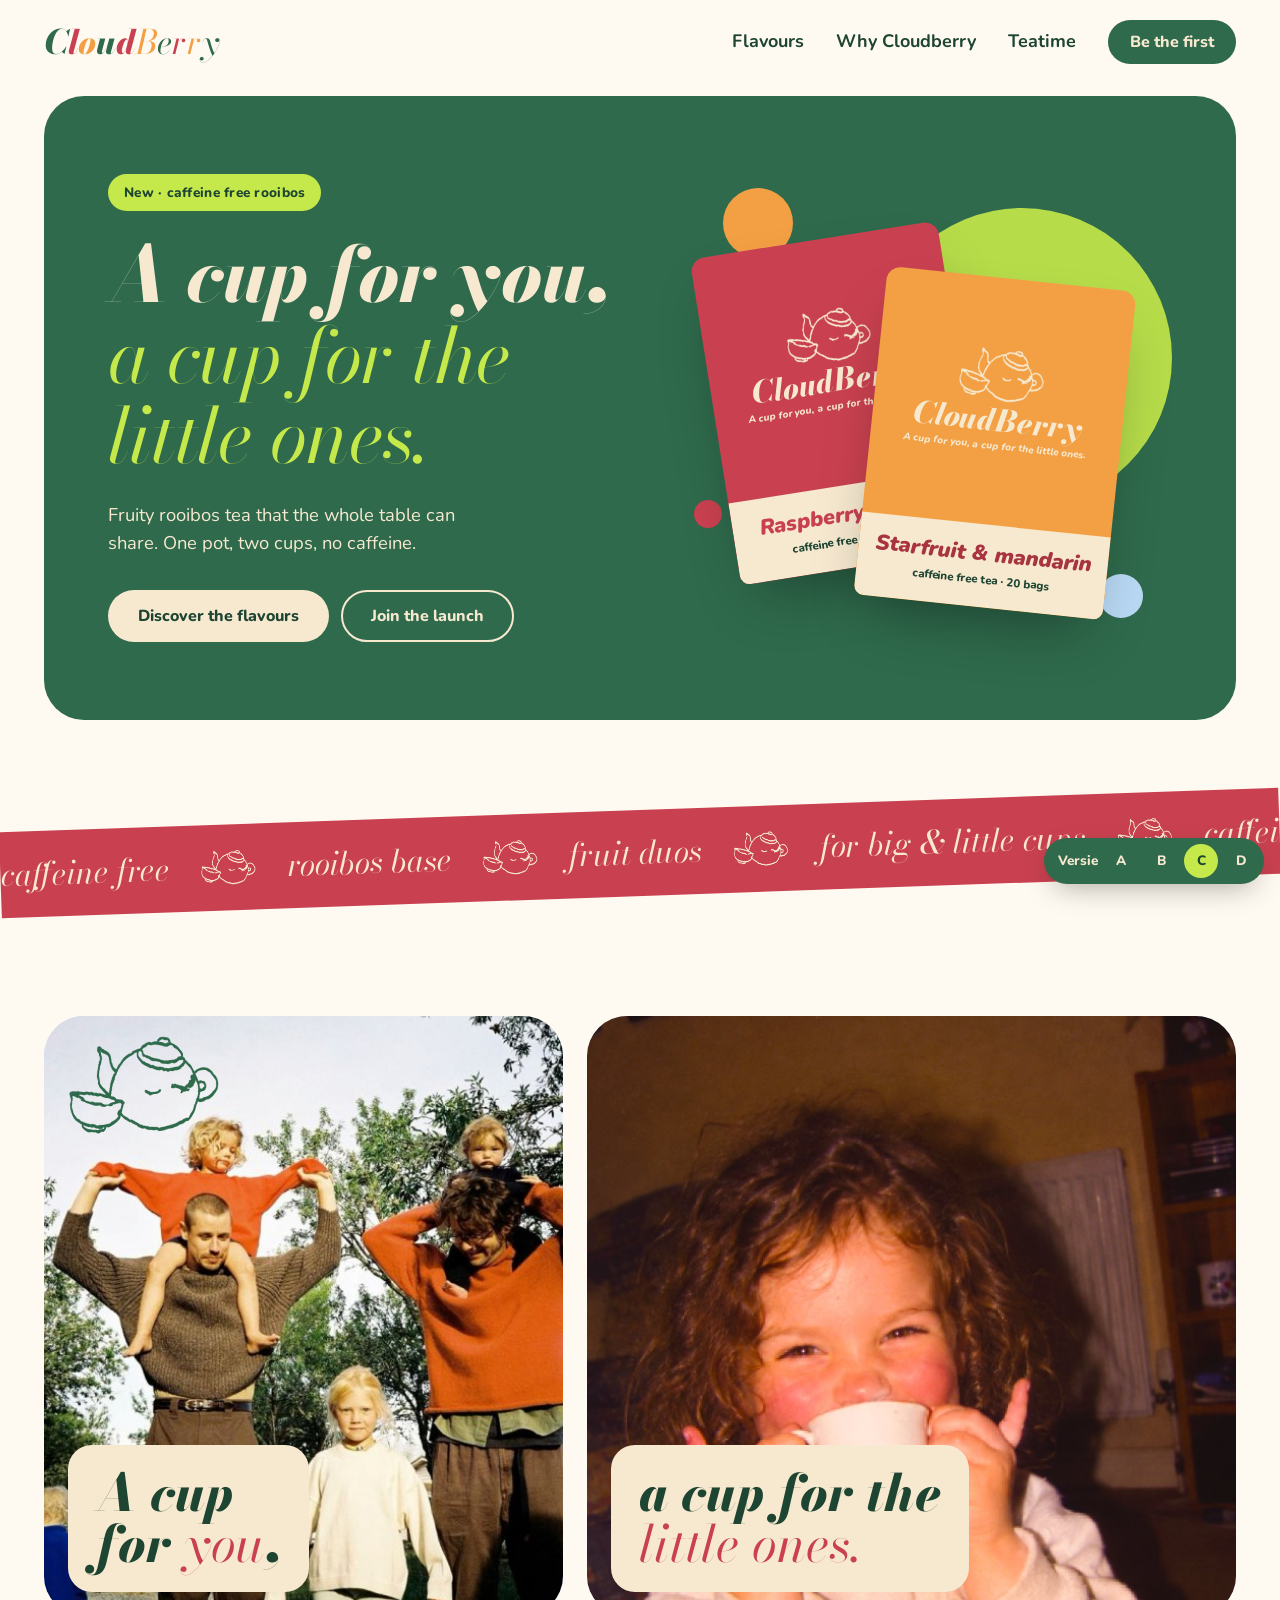
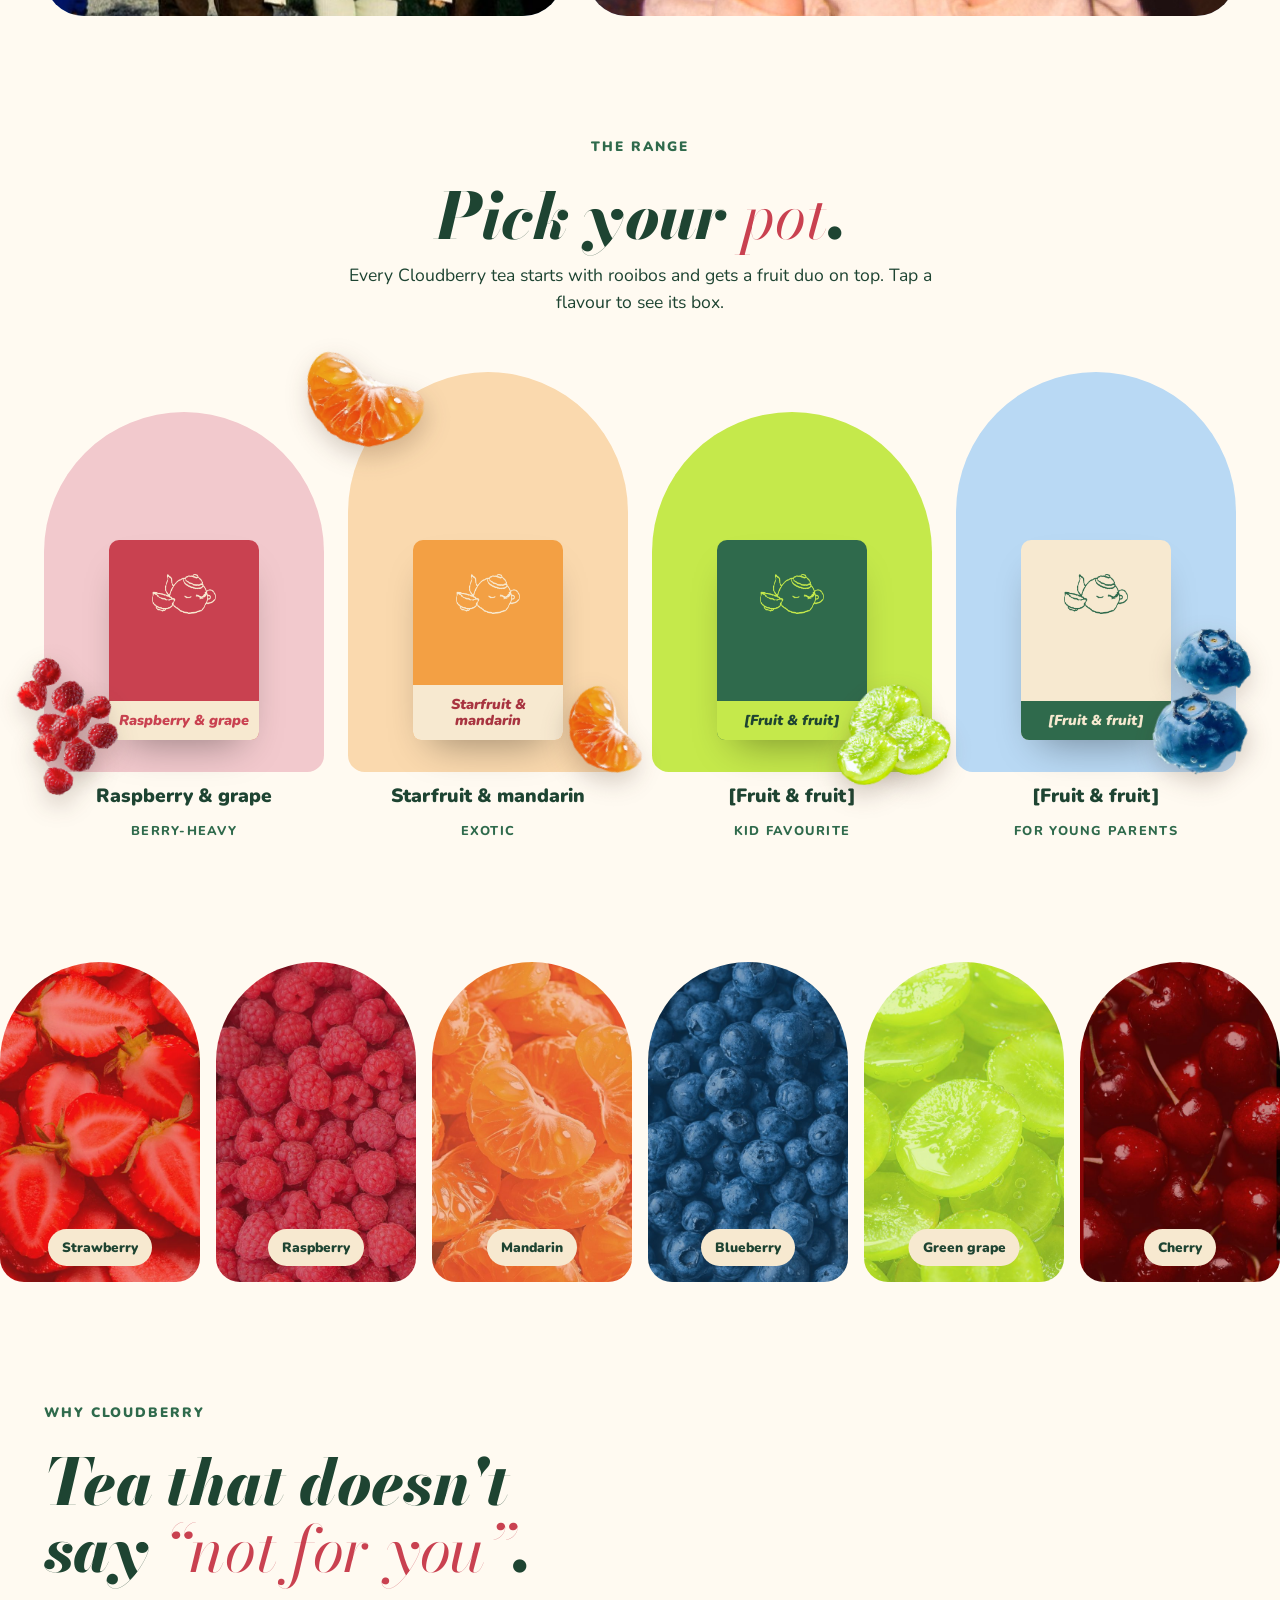
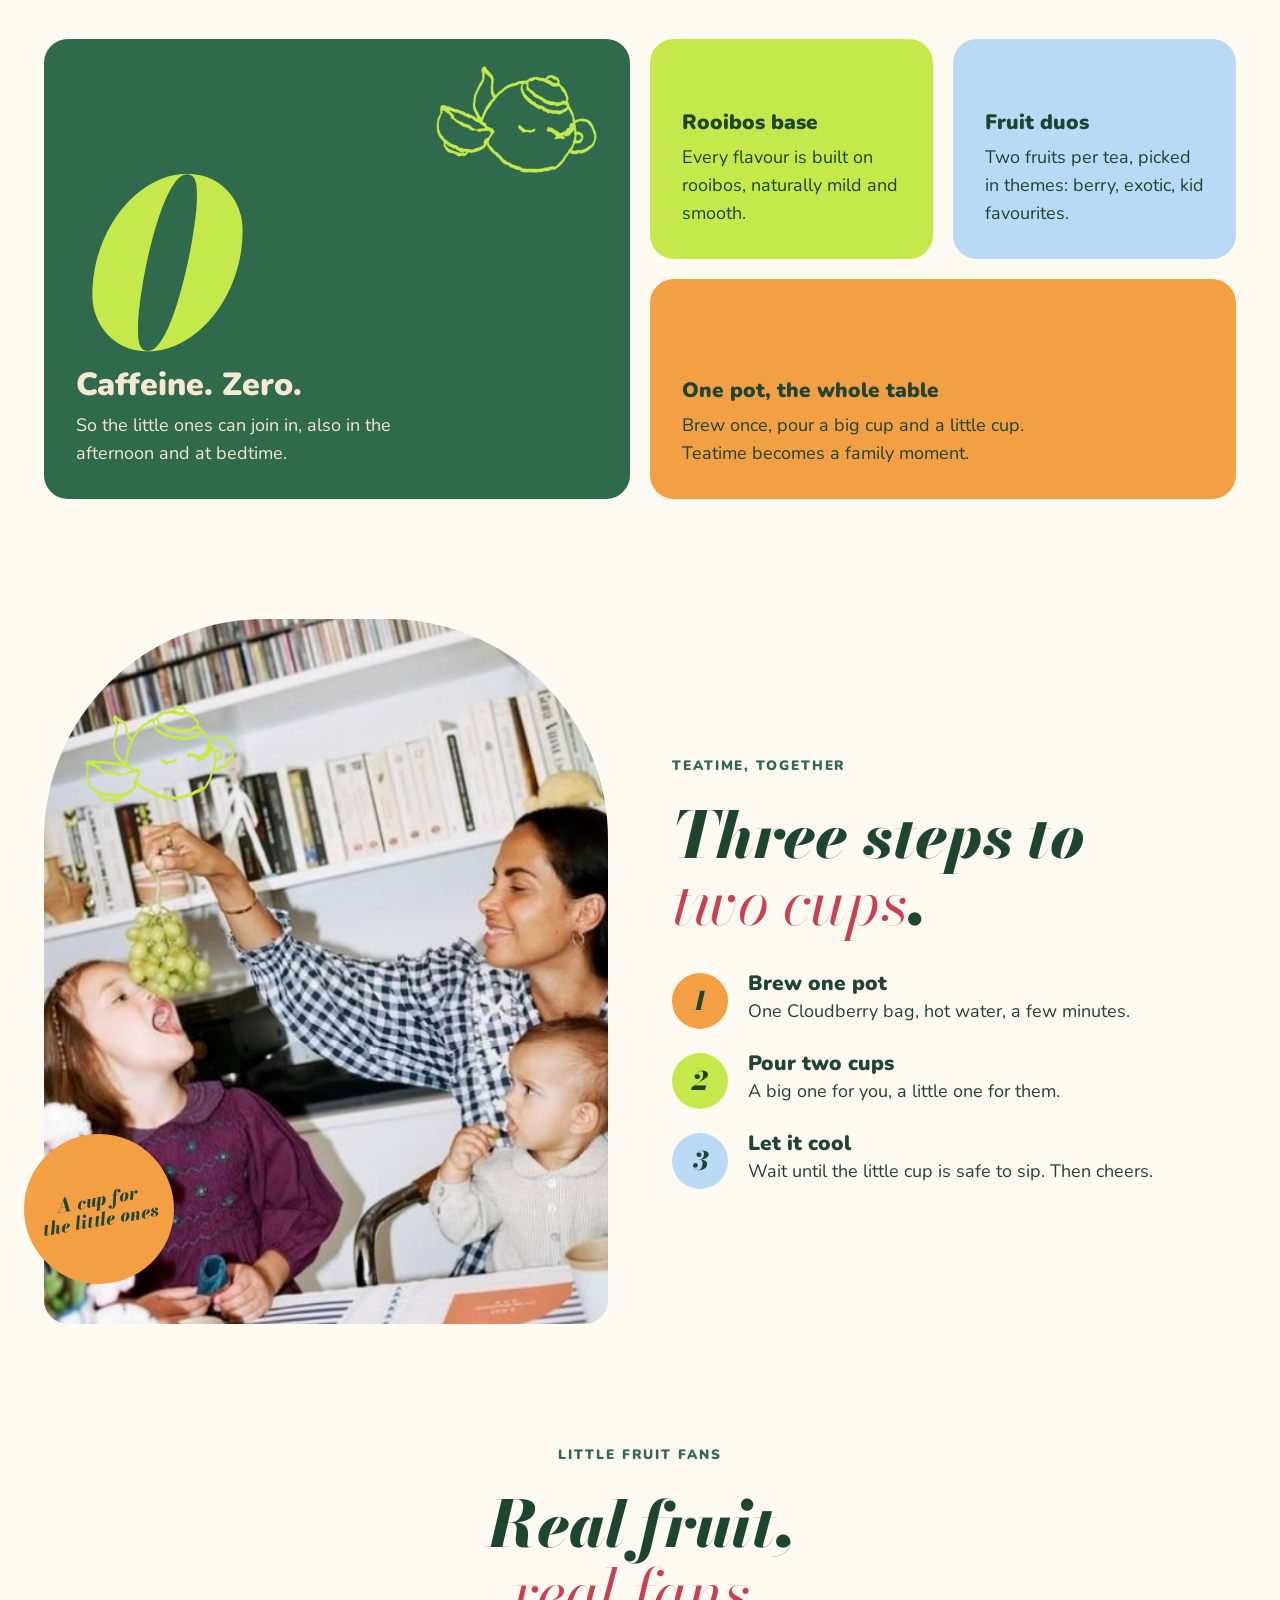
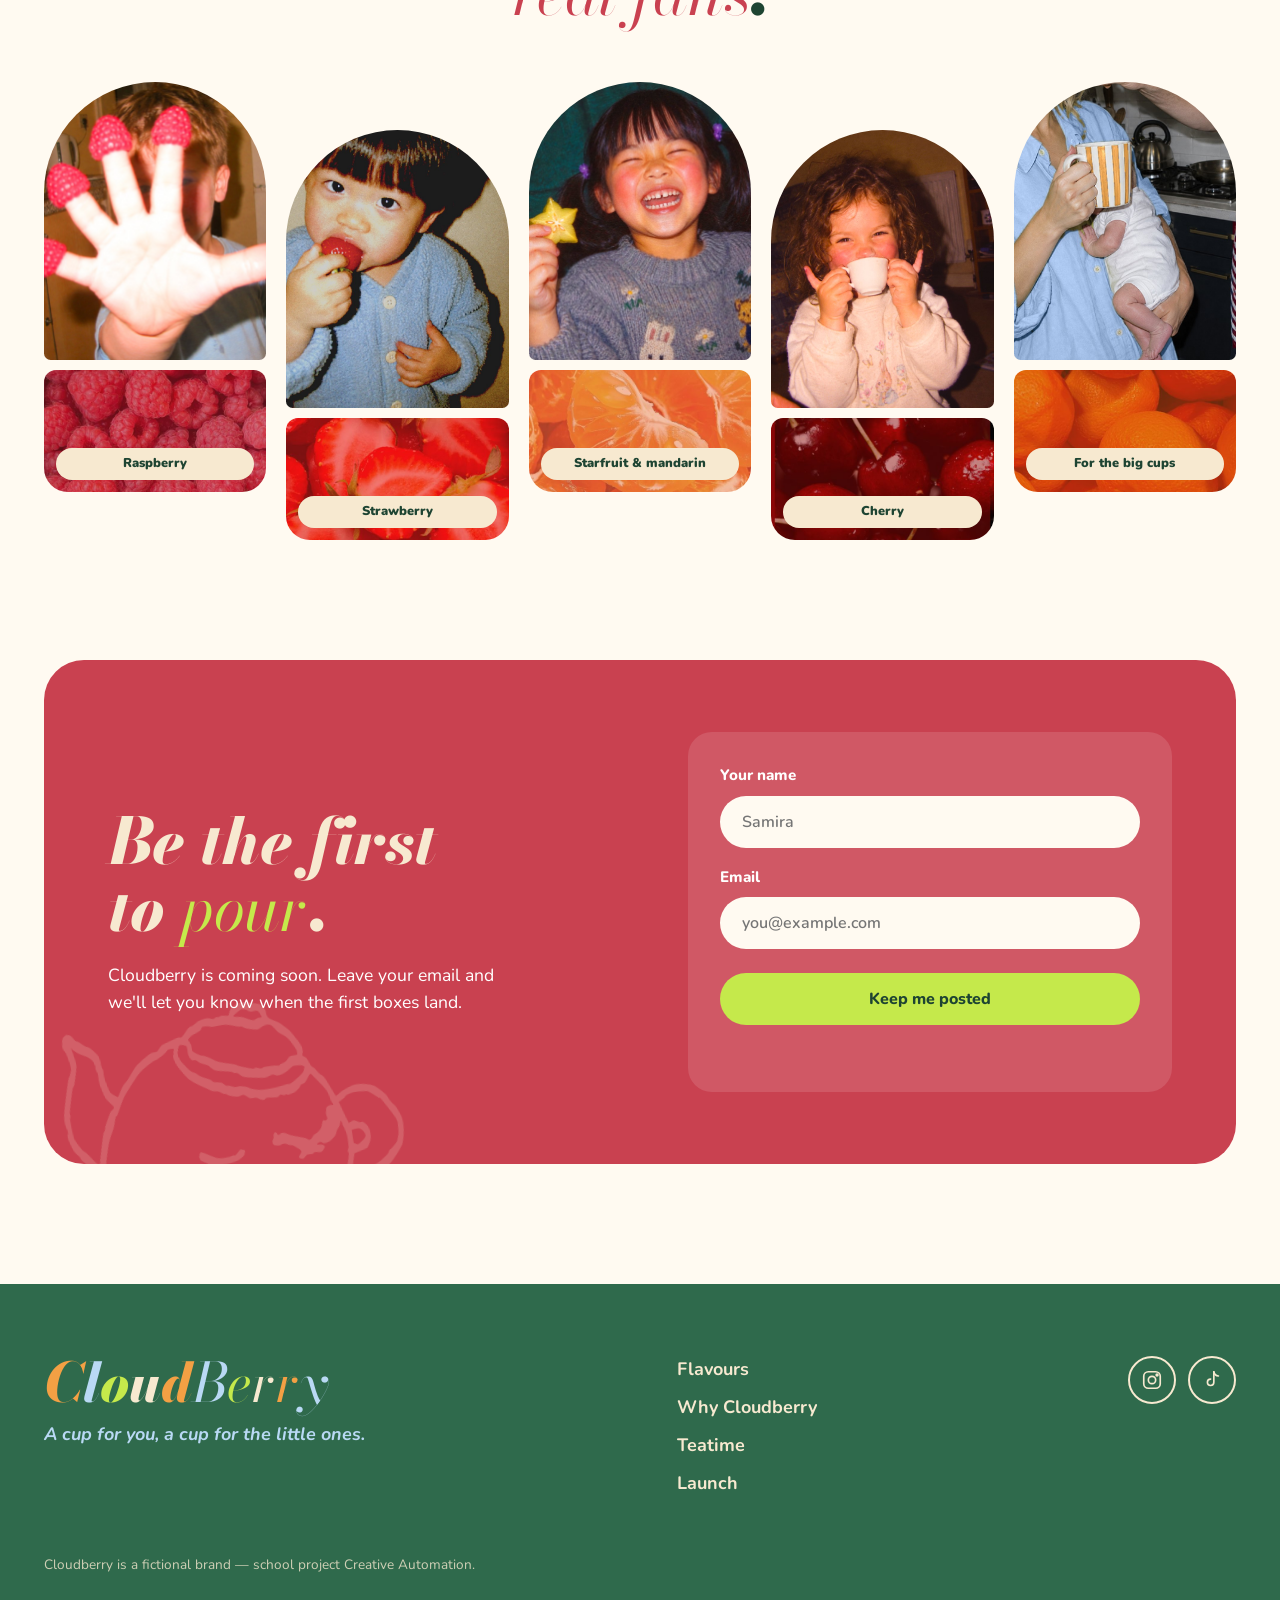
<file: schetsen/versie-c.html>
<!doctype html>
<html lang="en">
<head>
  <meta charset="utf-8">
  <meta name="viewport" content="width=device-width, initial-scale=1">
  <title>Cloudberry — A cup for you, a cup for the little ones</title>
  <meta name="description" content="Cloudberry: caffeine free rooibos fruit tea for the whole family.">
  <link rel="preconnect" href="https://fonts.googleapis.com">
  <link rel="preconnect" href="https://fonts.gstatic.com" crossorigin>
  <link href="https://fonts.googleapis.com/css2?family=Bodoni+Moda:ital,opsz,wght@0,6..96,400..900;1,6..96,400..900&family=Nunito:ital,wght@0,400..900;1,400..900&display=swap" rel="stylesheet">
  <link rel="stylesheet" href="style.css">
</head>
<body>

  <!-- ============ NAV ============ -->
  <header class="nav">
    <div class="wrap nav__inner">
      <a href="#top" class="wordmark wordmark--nav" aria-label="Cloudberry home">
        <span class="wm-cloud"><span class="c-forest">C</span><span class="c-berry">l</span><span class="c-orange">o</span><span class="c-forest">u</span><span class="c-berry">d</span></span><span class="wm-berry"><span class="c-orange">B</span><span class="c-forest">e</span><span class="c-berry">r</span><span class="c-orange">r</span><span class="c-forest">y</span></span>
      </a>

      <button class="nav__toggle" aria-expanded="false" aria-controls="nav-menu" aria-label="Open menu">
        <span></span><span></span>
      </button>

      <nav id="nav-menu" class="nav__menu" aria-label="Main">
        <a href="#flavours">Flavours</a>
        <a href="#why">Why Cloudberry</a>
        <a href="#teatime">Teatime</a>
        <a href="#launch" class="btn btn--forest btn--small">Be the first</a>
      </nav>
    </div>
  </header>

  <main id="top">

    <!-- ============ HERO ============ -->
    <section class="hero wrap">
      <div class="hero__card" data-theme="forest">
        <div class="hero__text">
          <p class="pill">New · caffeine free rooibos</p>
          <h1 class="hero__title">A cup for you,<br><em>a cup for the little ones.</em></h1>
          <p class="hero__lead">Fruity rooibos tea that the whole table can share. One pot, two cups, no caffeine.</p>
          <div class="hero__ctas">
            <a href="#flavours" class="btn btn--cream">Discover the flavours</a>
            <a href="#launch" class="btn btn--ghost">Join the launch</a>
          </div>
        </div>

        <div class="hero__visual" aria-hidden="true">
          <span class="dot dot--lime dot--a"></span>
          <span class="dot dot--orange dot--b"></span>
          <span class="dot dot--sky dot--c"></span>
          <span class="dot dot--berry dot--d"></span>

          <!-- packaging mockups, built in CSS -->
          <div class="pack pack--berry pack--back">
            <div class="pack__top">
              <img src="../assets/teapot_cream.png" alt="" class="pack__teapot">
              <span class="pack__brand">CloudBerry</span>
              <span class="pack__slogan">A cup for you, a cup for the little ones.</span>
            </div>
            <div class="pack__band">
              <span class="pack__name">Raspberry &amp; grape</span>
              <span class="pack__info">caffeine free tea · 20 bags</span>
            </div>
          </div>

          <div class="pack pack--orange pack--front" id="hero-pack">
            <div class="pack__top">
              <img src="../assets/teapot_cream.png" alt="" class="pack__teapot">
              <span class="pack__brand">CloudBerry</span>
              <span class="pack__slogan">A cup for you, a cup for the little ones.</span>
            </div>
            <div class="pack__band">
              <span class="pack__name">Starfruit &amp; mandarin</span>
              <span class="pack__info">caffeine free tea · 20 bags</span>
            </div>
          </div>
        </div>
      </div>
    </section>

    <!-- ============ MARQUEE ============ -->
    <div class="marquee" aria-hidden="true">
      <div class="marquee__track">
        <span>caffeine free</span><img src="../assets/teapot_cream.png" alt=""><span>rooibos base</span><img src="../assets/teapot_cream.png" alt=""><span>fruit duos</span><img src="../assets/teapot_cream.png" alt=""><span>for big &amp; little cups</span><img src="../assets/teapot_cream.png" alt="">
        <span>caffeine free</span><img src="../assets/teapot_cream.png" alt=""><span>rooibos base</span><img src="../assets/teapot_cream.png" alt=""><span>fruit duos</span><img src="../assets/teapot_cream.png" alt=""><span>for big &amp; little cups</span><img src="../assets/teapot_cream.png" alt="">
      </div>
    </div>

    <!-- ============ SLOGAN ============ -->
    <section class="slogan wrap" aria-labelledby="slogan-title">
      <h2 id="slogan-title" class="visually-hidden">A cup for you, a cup for the little ones.</h2>

      <div class="slogan__half reveal">
        <figure class="slogan__photo">
          <img src="../assets/family-shoulders.jpg" alt="Two dads carrying their kids on their shoulders in a garden">
        </figure>
        <img src="../assets/teapot_forest.png" alt="" class="photo-teapot photo-teapot--tl">
        <p class="slogan__line" aria-hidden="true">A cup<br>for <em>you</em>,</p>
      </div>

      <div class="slogan__half reveal">
        <figure class="slogan__photo">
          <!-- foto met jouw oranje theepot al in Figma erop getekend -->
          <img src="../assets/kid-pinky-tea.jpg" alt="A curly haired girl sipping from a small white cup with both pinkies up" class="pos-top">
        </figure>
        <p class="slogan__line slogan__line--bottom" aria-hidden="true">a cup for the<br><em>little ones.</em></p>
      </div>
    </section>

    <!-- ============ FLAVOURS ============ -->
    <section id="flavours" class="flavours wrap">
      <div class="section-head">
        <p class="eyebrow">The range</p>
        <h2>Pick your <em>pot</em>.</h2>
        <p>Every Cloudberry tea starts with rooibos and gets a fruit duo on top. Tap a flavour to see its box.</p>
      </div>

      <div class="flavour-grid">
        <!-- data-* attributes drive the hero box swap in script.js -->
        <button class="flavour reveal"
          data-name="Raspberry &amp; grape" data-color="berry"
          aria-label="Show Raspberry and grape">
          <span class="flavour__arch flavour__arch--berry">
            <img src="../assets/fruit/framboos.png" alt="" class="fruit" style="--l:-9%;--t:68%;--w:24%;--r:-18deg;--d:0s;--z:3">
            <img src="../assets/fruit/framboos.png" alt="" class="fruit" style="--l:6%;--t:78%;--w:21%;--r:14deg;--d:0.4s;--z:3">
            <img src="../assets/fruit/framboos.png" alt="" class="fruit" style="--l:-4%;--t:84%;--w:23%;--r:-4deg;--d:0.8s;--z:3">
            <span class="mini-pack mini-pack--berry"><img src="../assets/teapot_cream.png" alt=""><span class="mini-pack__band">Raspberry &amp; grape</span></span>
          </span>
          <span class="flavour__name">Raspberry &amp; grape</span>
          <span class="flavour__tag">Berry-heavy</span>
        </button>

        <button class="flavour reveal"
          data-name="Starfruit &amp; mandarin" data-color="orange"
          aria-label="Show Starfruit and mandarin">
          <span class="flavour__arch flavour__arch--orange">
            <img src="../assets/fruit/mandarijn.png" alt="" class="fruit" style="--l:-14%;--t:-7%;--w:40%;--r:-14deg;--d:0s;--z:1">
            <img src="../assets/fruit/mandarijn.png" alt="" class="fruit" style="--l:78%;--t:80%;--w:30%;--r:22deg;--d:0.6s;--z:3">
            <span class="mini-pack mini-pack--orange"><img src="../assets/teapot_cream.png" alt=""><span class="mini-pack__band">Starfruit &amp; mandarin</span></span>
          </span>
          <span class="flavour__name">Starfruit &amp; mandarin</span>
          <span class="flavour__tag">Exotic</span>
        </button>

        <button class="flavour reveal"
          data-name="[Fruit &amp; fruit]" data-color="lime"
          aria-label="Show kid favourite flavour">
          <span class="flavour__arch flavour__arch--lime">
            <img src="../assets/fruit/druif.png" alt="" class="fruit" style="--l:70%;--t:76%;--w:27%;--r:-10deg;--d:0s;--z:3">
            <img src="../assets/fruit/druif.png" alt="" class="fruit" style="--l:82%;--t:84%;--w:24%;--r:18deg;--d:0.5s;--z:3">
            <img src="../assets/fruit/druif.png" alt="" class="fruit" style="--l:66%;--t:88%;--w:22%;--r:4deg;--d:0.9s;--z:3">
            <span class="mini-pack mini-pack--forest"><img src="../assets/teapot_lime.png" alt=""><span class="mini-pack__band">[Fruit &amp; fruit]</span></span>
          </span>
          <span class="flavour__name">[Fruit &amp; fruit]</span>
          <span class="flavour__tag">Kid favourite</span>
        </button>

        <button class="flavour reveal"
          data-name="[Fruit &amp; fruit]" data-color="sky"
          aria-label="Show flavour for young parents">
          <span class="flavour__arch flavour__arch--sky">
            <img src="../assets/fruit/blauwe-bes.png" alt="" class="fruit" style="--l:78%;--t:64%;--w:28%;--r:8deg;--d:0s;--z:3">
            <img src="../assets/fruit/blauwe-bes.png" alt="" class="fruit" style="--l:70%;--t:80%;--w:34%;--r:-12deg;--d:0.5s;--z:3">
            <span class="mini-pack mini-pack--sky"><img src="../assets/teapot_forest.png" alt=""><span class="mini-pack__band">[Fruit &amp; fruit]</span></span>
          </span>
          <span class="flavour__name">[Fruit &amp; fruit]</span>
          <span class="flavour__tag">For young parents</span>
        </button>
      </div>
    </section>


    <!-- ============ FRUITBAND (versie C) ============ -->
    <section class="fruitband" aria-label="The fruit we use">
      <ul class="fruitband__track">
          <li class="fruitband__item"><img src="../assets/fruit-shades/aardbei.jpg" alt=""><span>Strawberry</span></li>
          <li class="fruitband__item"><img src="../assets/fruit-shades/framboos.jpg" alt=""><span>Raspberry</span></li>
          <li class="fruitband__item"><img src="../assets/fruit-shades/mandarijn.jpg" alt=""><span>Mandarin</span></li>
          <li class="fruitband__item"><img src="../assets/fruit-shades/blauwe-bes.jpg" alt=""><span>Blueberry</span></li>
          <li class="fruitband__item"><img src="../assets/fruit-shades/groene-druif.jpg" alt=""><span>Green grape</span></li>
          <li class="fruitband__item"><img src="../assets/fruit-shades/kers.jpg" alt=""><span>Cherry</span></li>
          <li class="fruitband__item"><img src="../assets/fruit-shades/sinaasappel.jpg" alt=""><span>Orange</span></li>
          <li class="fruitband__item"><img src="../assets/fruit-shades/paarse-bes.jpg" alt=""><span>Grape</span></li>
          <li class="fruitband__item"><img src="../assets/fruit-shades/limoen.jpg" alt=""><span>Lime</span></li>
          <li class="fruitband__item" aria-hidden="true"><img src="../assets/fruit-shades/aardbei.jpg" alt=""><span>Strawberry</span></li>
          <li class="fruitband__item" aria-hidden="true"><img src="../assets/fruit-shades/framboos.jpg" alt=""><span>Raspberry</span></li>
          <li class="fruitband__item" aria-hidden="true"><img src="../assets/fruit-shades/mandarijn.jpg" alt=""><span>Mandarin</span></li>
          <li class="fruitband__item" aria-hidden="true"><img src="../assets/fruit-shades/blauwe-bes.jpg" alt=""><span>Blueberry</span></li>
          <li class="fruitband__item" aria-hidden="true"><img src="../assets/fruit-shades/groene-druif.jpg" alt=""><span>Green grape</span></li>
          <li class="fruitband__item" aria-hidden="true"><img src="../assets/fruit-shades/kers.jpg" alt=""><span>Cherry</span></li>
          <li class="fruitband__item" aria-hidden="true"><img src="../assets/fruit-shades/sinaasappel.jpg" alt=""><span>Orange</span></li>
          <li class="fruitband__item" aria-hidden="true"><img src="../assets/fruit-shades/paarse-bes.jpg" alt=""><span>Grape</span></li>
          <li class="fruitband__item" aria-hidden="true"><img src="../assets/fruit-shades/limoen.jpg" alt=""><span>Lime</span></li>
      </ul>
    </section>

    <!-- ============ WHY ============ -->
    <section id="why" class="why wrap">
      <div class="section-head section-head--left">
        <p class="eyebrow">Why Cloudberry</p>
        <h2>Tea that doesn't<br>say <em>“not for you”</em>.</h2>
      </div>

      <div class="bento">
        <article class="tile tile--forest tile--big reveal">
          <span class="tile__big">0</span>
          <h3>Caffeine. Zero.</h3>
          <p>So the little ones can join in, also in the afternoon and at bedtime.</p>
          <img src="../assets/teapot_lime.png" alt="" class="tile__teapot">
        </article>
        <article class="tile tile--lime reveal">
          <h3>Rooibos base</h3>
          <p>Every flavour is built on rooibos, naturally mild and smooth.</p>
        </article>
        <article class="tile tile--sky reveal">
          <h3>Fruit duos</h3>
          <p>Two fruits per tea, picked in themes: berry, exotic, kid favourites.</p>
        </article>
        <article class="tile tile--orange tile--wide reveal">
          <h3>One pot, the whole table</h3>
          <p>Brew once, pour a big cup and a little cup. Teatime becomes a family moment.</p>
        </article>
      </div>
    </section>

    <!-- ============ TEATIME ============ -->
    <section id="teatime" class="teatime wrap">
      <figure class="teatime__photo reveal">
        <div class="teatime__frame">
          <img src="../assets/family-grapes.jpg" alt="A mother holding grapes above her daughter's mouth, a baby watching at the table" class="teatime__img">
          <img src="../assets/teapot_lime.png" alt="" class="photo-teapot photo-teapot--tl">
        </div>
        <figcaption class="teatime__badge">A cup for<br>the little ones</figcaption>
      </figure>

      <div class="teatime__text">
        <p class="eyebrow">Teatime, together</p>
        <h2>Three steps to<br><em>two cups</em>.</h2>
        <ol class="steps">
          <li><span class="steps__num">1</span><div><h3>Brew one pot</h3><p>One Cloudberry bag, hot water, a few minutes.</p></div></li>
          <li><span class="steps__num">2</span><div><h3>Pour two cups</h3><p>A big one for you, a little one for them.</p></div></li>
          <li><span class="steps__num">3</span><div><h3>Let it cool</h3><p>Wait until the little cup is safe to sip. Then cheers.</p></div></li>
        </ol>
      </div>
    </section>

    <!-- ============ FRUIT FANS (versie C: kind + fruit als duo) ============ -->
    <section class="fans wrap" aria-labelledby="fans-title">
      <div class="section-head">
        <p class="eyebrow">Little fruit fans</p>
        <h2 id="fans-title">Real fruit,<br><em>real fans</em>.</h2>
      </div>
      <div class="duos">
        <article class="duo reveal">
          <figure class="duo__photo"><img src="../assets/kid-raspberry-fingers.jpg" alt="A boy holding up his hand with a raspberry on every fingertip"></figure>
          <figure class="duo__fruit"><img src="../assets/fruit-shades/framboos.jpg" alt=""><figcaption>Raspberry</figcaption></figure>
        </article>
        <article class="duo reveal">
          <figure class="duo__photo"><img src="../assets/kid-strawberry-boy.jpg" alt="A toddler in a fluffy blue cardigan biting a strawberry"></figure>
          <figure class="duo__fruit"><img src="../assets/fruit-shades/aardbei.jpg" alt=""><figcaption>Strawberry</figcaption></figure>
        </article>
        <article class="duo reveal">
          <figure class="duo__photo"><img src="../assets/kid-starfruit-laugh.jpg" alt="A laughing girl with pigtails holding a starfruit"></figure>
          <figure class="duo__fruit"><img src="../assets/fruit-shades/mandarijn.jpg" alt=""><figcaption>Starfruit &amp; mandarin</figcaption></figure>
        </article>
        <article class="duo reveal">
          <figure class="duo__photo"><img src="../assets/kid-pinky-tea.jpg" alt="A curly haired girl sipping from a small white cup with both pinkies up"></figure>
          <figure class="duo__fruit"><img src="../assets/fruit-shades/kers.jpg" alt=""><figcaption>Cherry</figcaption></figure>
        </article>
        <article class="duo reveal">
          <figure class="duo__photo"><img src="../assets/family-croissant.jpg" alt="A mother holding a newborn and a striped mug while her partner feeds her a croissant"></figure>
          <figure class="duo__fruit"><img src="../assets/fruit-shades/sinaasappel.jpg" alt=""><figcaption>For the big cups</figcaption></figure>
        </article>
      </div>
    </section>

    <!-- ============ LAUNCH / CTA ============ -->
    <section id="launch" class="launch wrap">
      <div class="launch__card">
        <img src="../assets/teapot_cream.png" alt="" class="launch__teapot">
        <div class="launch__text">
          <h2>Be the first<br>to <em>pour</em>.</h2>
          <p>Cloudberry is coming soon. Leave your email and we'll let you know when the first boxes land.</p>
        </div>

        <form class="launch__form" novalidate>
          <label for="f-name">Your name</label>
          <input id="f-name" name="name" type="text" autocomplete="given-name" placeholder="Samira">

          <label for="f-email">Email</label>
          <input id="f-email" name="email" type="email" autocomplete="email" placeholder="you@example.com" required>

          <button type="submit" class="btn btn--lime">Keep me posted</button>
          <p class="launch__msg" role="status" aria-live="polite"></p>
        </form>
      </div>
    </section>
  </main>

  <!-- ============ FOOTER ============ -->
  <footer class="footer">
    <div class="wrap footer__inner">
      <div class="footer__brand">
        <a href="#top" class="wordmark wordmark--footer" aria-label="Cloudberry home">
          <span class="wm-cloud"><span class="c-orange">C</span><span class="c-sky">l</span><span class="c-lime">o</span><span class="c-cream">u</span><span class="c-orange">d</span></span><span class="wm-berry"><span class="c-sky">B</span><span class="c-lime">e</span><span class="c-cream">r</span><span class="c-orange">r</span><span class="c-sky">y</span></span>
        </a>
        <p>A cup for you, a cup for the little ones.</p>
      </div>

      <nav class="footer__links" aria-label="Footer">
        <a href="#flavours">Flavours</a>
        <a href="#why">Why Cloudberry</a>
        <a href="#teatime">Teatime</a>
        <a href="#launch">Launch</a>
      </nav>

      <div class="footer__social">
        <a href="#" aria-label="Instagram">
          <svg viewBox="0 0 24 24" width="22" height="22" fill="none" stroke="currentColor" stroke-width="1.8" aria-hidden="true"><rect x="3" y="3" width="18" height="18" rx="5"/><circle cx="12" cy="12" r="4"/><circle cx="17.5" cy="6.5" r="1" fill="currentColor"/></svg>
        </a>
        <a href="#" aria-label="TikTok">
          <svg viewBox="0 0 24 24" width="22" height="22" fill="none" stroke="currentColor" stroke-width="1.8" stroke-linecap="round" aria-hidden="true"><path d="M14 3v11.5a3.5 3.5 0 1 1-3.5-3.5"/><path d="M14 3c.5 2.6 2.4 4.4 5 4.6"/></svg>
        </a>
      </div>
    </div>
    <p class="footer__note wrap">Cloudberry is a fictional brand — school project Creative Automation.</p>
  </footer>


  <!-- alleen om de versies te vergelijken, mag weg bij de definitieve versie -->
  <nav class="version-switch" aria-label="Versies">Versie <a href="versie-a.html">A</a><a href="versie-b.html">B</a><a href="versie-c.html" aria-current="page">C</a><a href="versie-d.html">D</a></nav>
  <script src="script.js"></script>
</body>
</html>
</file>
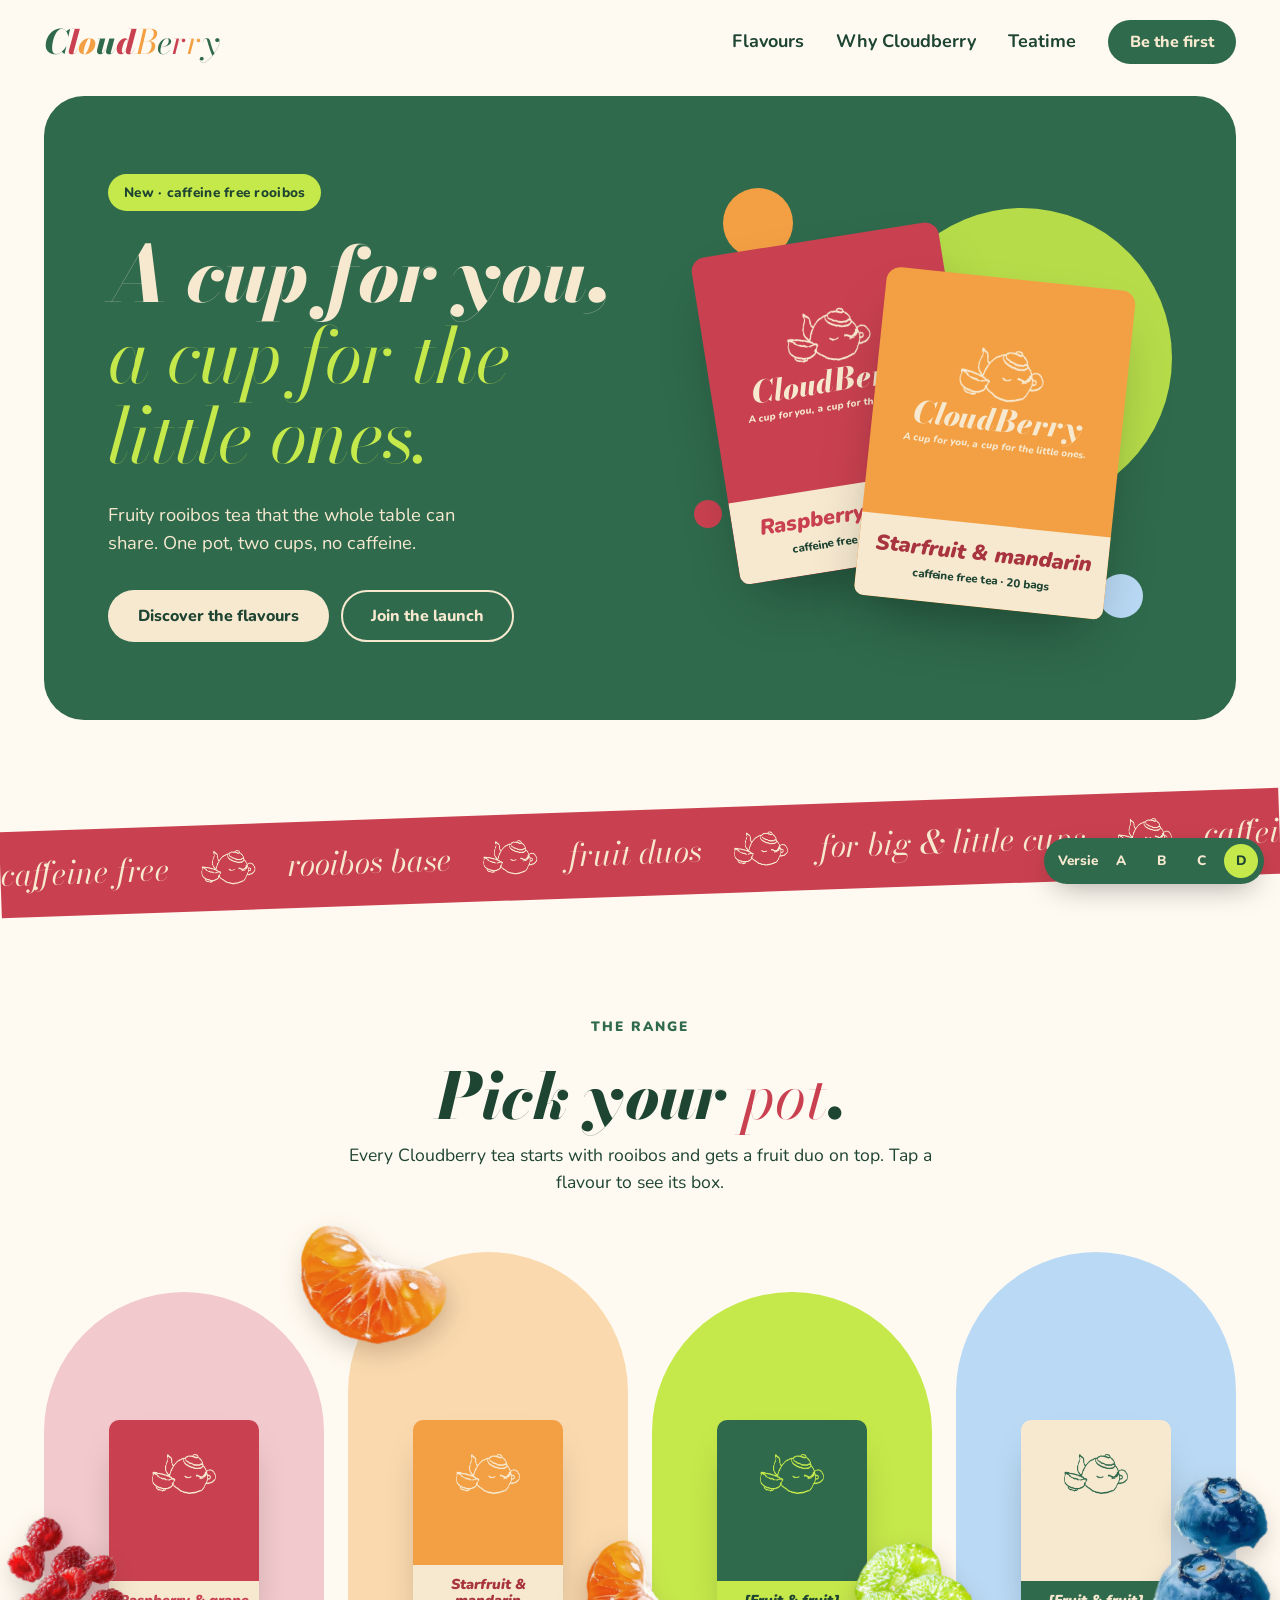
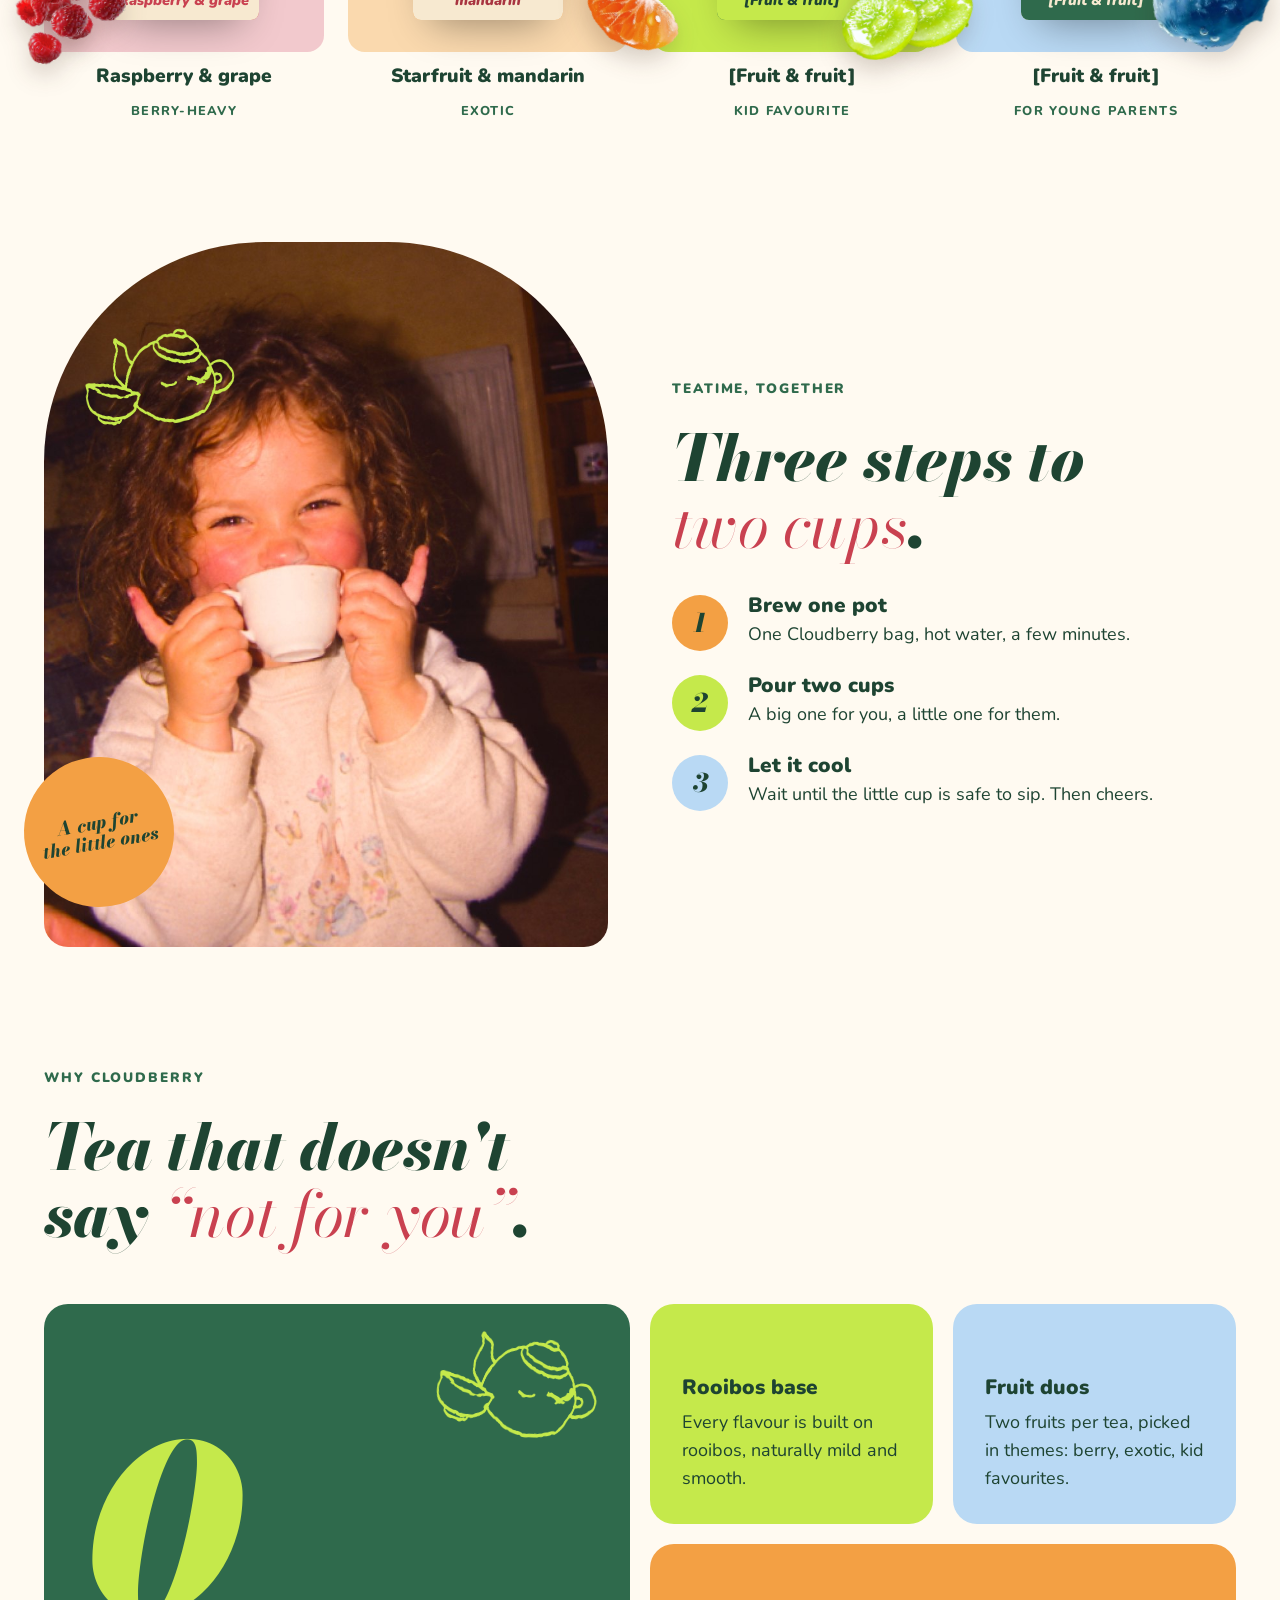
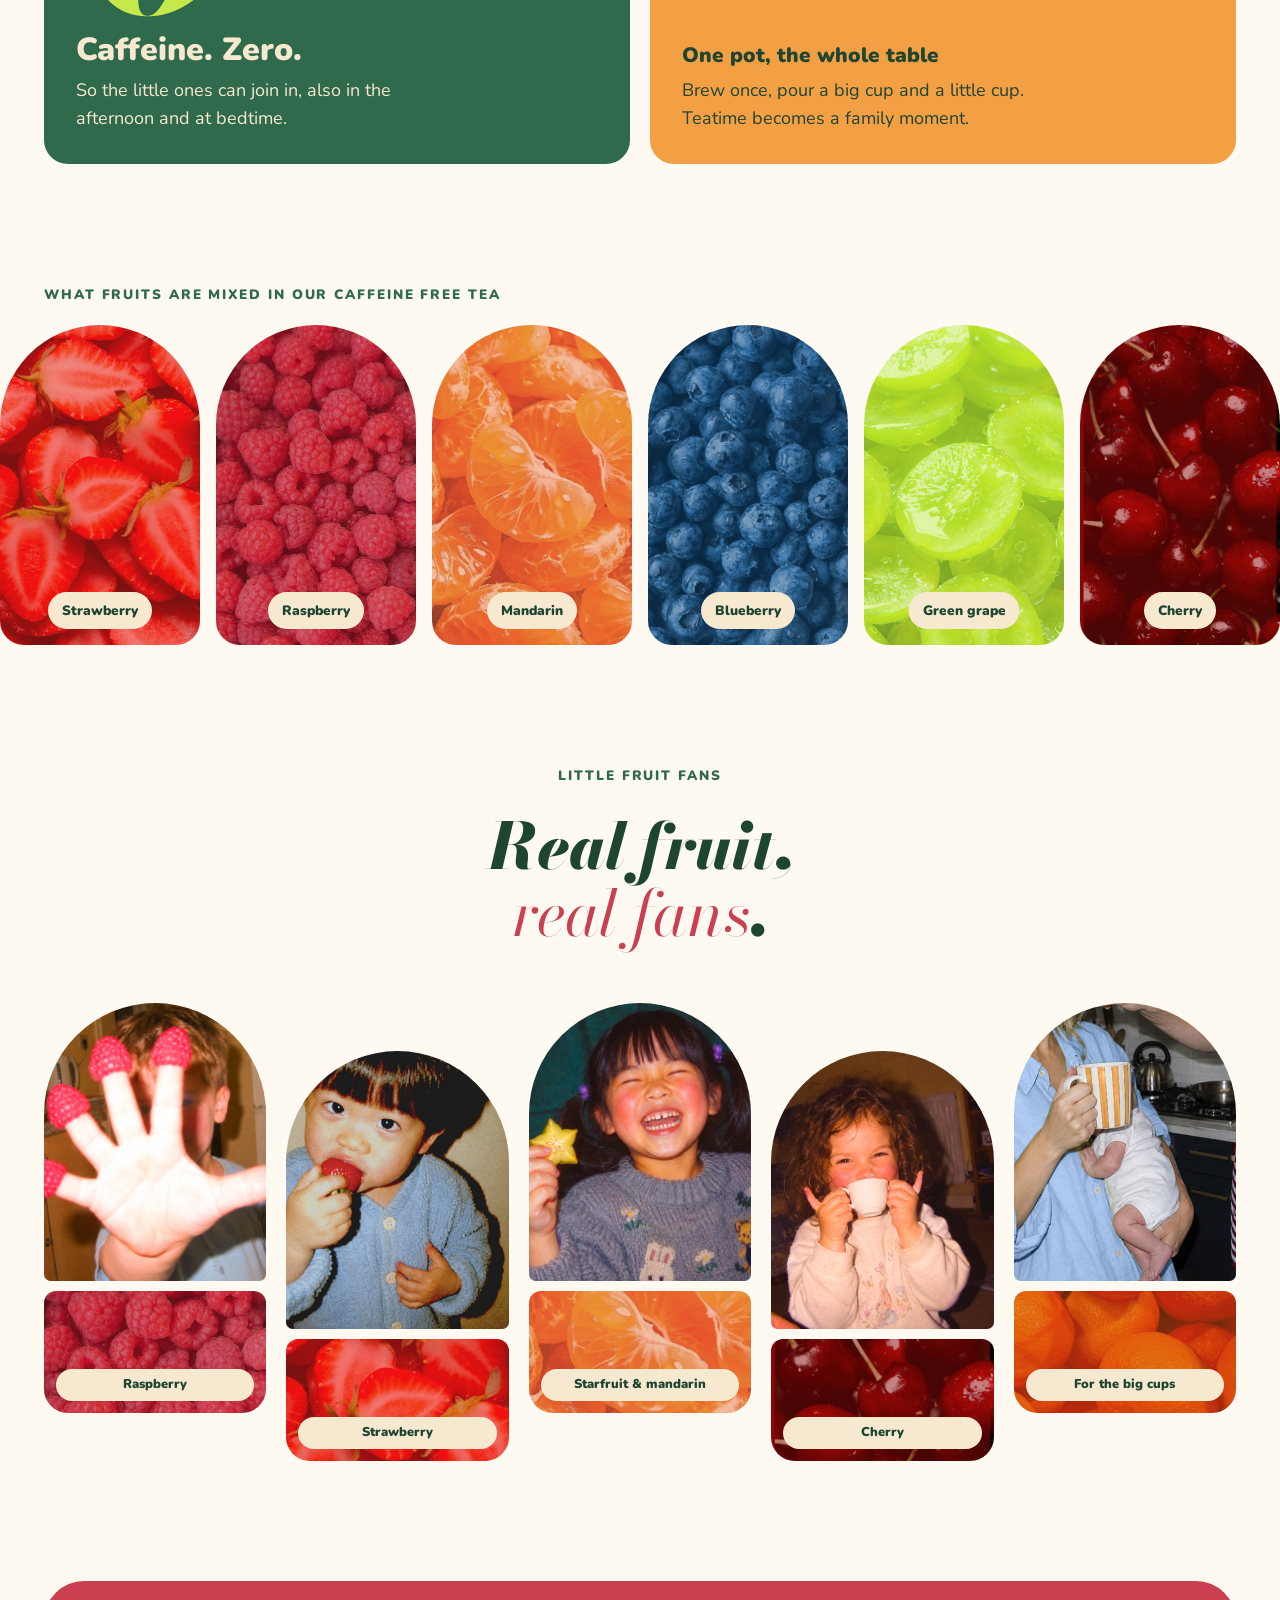
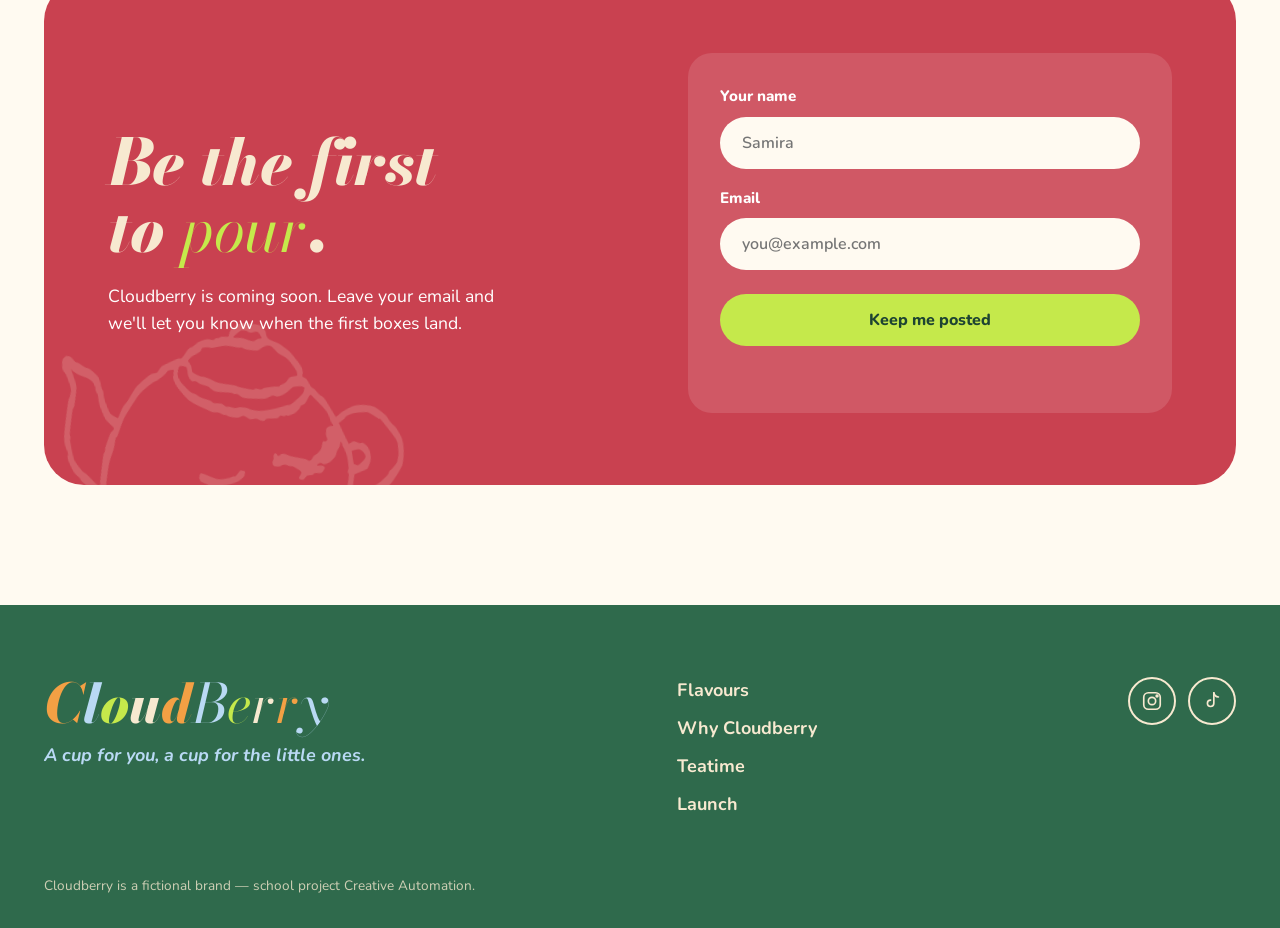
<file: schetsen/versie-d.html>
<!doctype html>
<html lang="en">
<head>
  <meta charset="utf-8">
  <meta name="viewport" content="width=device-width, initial-scale=1">
  <title>Cloudberry — A cup for you, a cup for the little ones</title>
  <meta name="description" content="Cloudberry: caffeine free rooibos fruit tea for the whole family.">
  <link rel="preconnect" href="https://fonts.googleapis.com">
  <link rel="preconnect" href="https://fonts.gstatic.com" crossorigin>
  <link href="https://fonts.googleapis.com/css2?family=Bodoni+Moda:ital,opsz,wght@0,6..96,400..900;1,6..96,400..900&family=Nunito:ital,wght@0,400..900;1,400..900&display=swap" rel="stylesheet">
  <link rel="stylesheet" href="style.css">
</head>
<body>

  <!-- ============ NAV ============ -->
  <header class="nav">
    <div class="wrap nav__inner">
      <a href="#top" class="wordmark wordmark--nav" aria-label="Cloudberry home">
        <span class="wm-cloud"><span class="c-forest">C</span><span class="c-berry">l</span><span class="c-orange">o</span><span class="c-forest">u</span><span class="c-berry">d</span></span><span class="wm-berry"><span class="c-orange">B</span><span class="c-forest">e</span><span class="c-berry">r</span><span class="c-orange">r</span><span class="c-forest">y</span></span>
      </a>

      <button class="nav__toggle" aria-expanded="false" aria-controls="nav-menu" aria-label="Open menu">
        <span></span><span></span>
      </button>

      <nav id="nav-menu" class="nav__menu" aria-label="Main">
        <a href="#flavours">Flavours</a>
        <a href="#why">Why Cloudberry</a>
        <a href="#teatime">Teatime</a>
        <a href="#launch" class="btn btn--forest btn--small">Be the first</a>
      </nav>
    </div>
  </header>

  <main id="top">

    <!-- ============ HERO ============ -->
    <section class="hero wrap">
      <div class="hero__card" data-theme="forest">
        <div class="hero__text">
          <p class="pill">New · caffeine free rooibos</p>
          <h1 class="hero__title">A cup for you,<br><em>a cup for the little ones.</em></h1>
          <p class="hero__lead">Fruity rooibos tea that the whole table can share. One pot, two cups, no caffeine.</p>
          <div class="hero__ctas">
            <a href="#flavours" class="btn btn--cream">Discover the flavours</a>
            <a href="#launch" class="btn btn--ghost">Join the launch</a>
          </div>
        </div>

        <div class="hero__visual" aria-hidden="true">
          <span class="dot dot--lime dot--a"></span>
          <span class="dot dot--orange dot--b"></span>
          <span class="dot dot--sky dot--c"></span>
          <span class="dot dot--berry dot--d"></span>

          <!-- packaging mockups, built in CSS -->
          <div class="pack pack--berry pack--back">
            <div class="pack__top">
              <img src="../assets/teapot_cream.png" alt="" class="pack__teapot">
              <span class="pack__brand">CloudBerry</span>
              <span class="pack__slogan">A cup for you, a cup for the little ones.</span>
            </div>
            <div class="pack__band">
              <span class="pack__name">Raspberry &amp; grape</span>
              <span class="pack__info">caffeine free tea · 20 bags</span>
            </div>
          </div>

          <div class="pack pack--orange pack--front" id="hero-pack">
            <div class="pack__top">
              <img src="../assets/teapot_cream.png" alt="" class="pack__teapot">
              <span class="pack__brand">CloudBerry</span>
              <span class="pack__slogan">A cup for you, a cup for the little ones.</span>
            </div>
            <div class="pack__band">
              <span class="pack__name">Starfruit &amp; mandarin</span>
              <span class="pack__info">caffeine free tea · 20 bags</span>
            </div>
          </div>
        </div>
      </div>
    </section>

    <!-- ============ MARQUEE ============ -->
    <div class="marquee" aria-hidden="true">
      <div class="marquee__track">
        <span>caffeine free</span><img src="../assets/teapot_cream.png" alt=""><span>rooibos base</span><img src="../assets/teapot_cream.png" alt=""><span>fruit duos</span><img src="../assets/teapot_cream.png" alt=""><span>for big &amp; little cups</span><img src="../assets/teapot_cream.png" alt="">
        <span>caffeine free</span><img src="../assets/teapot_cream.png" alt=""><span>rooibos base</span><img src="../assets/teapot_cream.png" alt=""><span>fruit duos</span><img src="../assets/teapot_cream.png" alt=""><span>for big &amp; little cups</span><img src="../assets/teapot_cream.png" alt="">
      </div>
    </div>

    <!-- slogan-blok met 2 foto's: voorlopig weggelaten in versie D -->


    <!-- ============ FLAVOURS ============ -->
    <section id="flavours" class="flavours flavours--d wrap">
      <div class="section-head">
        <p class="eyebrow">The range</p>
        <h2>Pick your <em>pot</em>.</h2>
        <p>Every Cloudberry tea starts with rooibos and gets a fruit duo on top. Tap a flavour to see its box.</p>
      </div>

      <div class="flavour-grid">
        <!-- data-* attributes drive the hero box swap in script.js -->
        <button class="flavour reveal"
          data-name="Raspberry &amp; grape" data-color="berry"
          aria-label="Show Raspberry and grape">
          <span class="flavour__arch flavour__arch--berry">
            <img src="../assets/fruit/framboos.png" alt="" class="fruit" style="--l:-12%;--t:62%;--w:30%;--r:-18deg;--d:0s;--z:3">
            <img src="../assets/fruit/framboos.png" alt="" class="fruit" style="--l:4%;--t:72%;--w:26%;--r:12deg;--d:0.4s;--z:3">
            <img src="../assets/fruit/framboos.png" alt="" class="fruit" style="--l:-10%;--t:78%;--w:26%;--r:-4deg;--d:0.8s;--z:3">
            <span class="mini-pack mini-pack--berry"><img src="../assets/teapot_cream.png" alt=""><span class="mini-pack__band">Raspberry &amp; grape</span></span>
          </span>
          <span class="flavour__name">Raspberry &amp; grape</span>
          <span class="flavour__tag">Berry-heavy</span>
        </button>

        <button class="flavour reveal"
          data-name="Starfruit &amp; mandarin" data-color="orange"
          aria-label="Show Starfruit and mandarin">
          <span class="flavour__arch flavour__arch--orange">
            <img src="../assets/fruit/mandarijn.png" alt="" class="fruit" style="--l:-16%;--t:-9%;--w:50%;--r:-14deg;--d:0s;--z:1">
            <img src="../assets/fruit/mandarijn.png" alt="" class="fruit" style="--l:84%;--t:74%;--w:38%;--r:22deg;--d:0.6s;--z:3">
            <span class="mini-pack mini-pack--orange"><img src="../assets/teapot_cream.png" alt=""><span class="mini-pack__band">Starfruit &amp; mandarin</span></span>
          </span>
          <span class="flavour__name">Starfruit &amp; mandarin</span>
          <span class="flavour__tag">Exotic</span>
        </button>

        <button class="flavour reveal"
          data-name="[Fruit &amp; fruit]" data-color="lime"
          aria-label="Show kid favourite flavour">
          <span class="flavour__arch flavour__arch--lime">
            <img src="../assets/fruit/druif.png" alt="" class="fruit" style="--l:72%;--t:70%;--w:32%;--r:-10deg;--d:0s;--z:3">
            <img src="../assets/fruit/druif.png" alt="" class="fruit" style="--l:84%;--t:78%;--w:30%;--r:18deg;--d:0.5s;--z:3">
            <img src="../assets/fruit/druif.png" alt="" class="fruit" style="--l:68%;--t:83%;--w:27%;--r:4deg;--d:0.9s;--z:3">
            <span class="mini-pack mini-pack--forest"><img src="../assets/teapot_lime.png" alt=""><span class="mini-pack__band">[Fruit &amp; fruit]</span></span>
          </span>
          <span class="flavour__name">[Fruit &amp; fruit]</span>
          <span class="flavour__tag">Kid favourite</span>
        </button>

        <button class="flavour reveal"
          data-name="[Fruit &amp; fruit]" data-color="sky"
          aria-label="Show flavour for young parents">
          <span class="flavour__arch flavour__arch--sky">
            <img src="../assets/fruit/blauwe-bes.png" alt="" class="fruit" style="--l:78%;--t:56%;--w:34%;--r:8deg;--d:0s;--z:3">
            <img src="../assets/fruit/blauwe-bes.png" alt="" class="fruit" style="--l:70%;--t:74%;--w:42%;--r:-12deg;--d:0.5s;--z:3">
            <span class="mini-pack mini-pack--sky"><img src="../assets/teapot_forest.png" alt=""><span class="mini-pack__band">[Fruit &amp; fruit]</span></span>
          </span>
          <span class="flavour__name">[Fruit &amp; fruit]</span>
          <span class="flavour__tag">For young parents</span>
        </button>
      </div>
    </section>

    <!-- ============ TEATIME ============ -->
    <section id="teatime" class="teatime wrap">
      <figure class="teatime__photo reveal">
        <div class="teatime__frame">
          <img src="../assets/kid-pinky-tea.jpg" alt="A curly haired girl sipping from a small white cup with both pinkies up" class="teatime__img">
          <img src="../assets/teapot_lime.png" alt="" class="photo-teapot photo-teapot--tl">
        </div>
        <figcaption class="teatime__badge">A cup for<br>the little ones</figcaption>
      </figure>

      <div class="teatime__text">
        <p class="eyebrow">Teatime, together</p>
        <h2>Three steps to<br><em>two cups</em>.</h2>
        <ol class="steps">
          <li><span class="steps__num">1</span><div><h3>Brew one pot</h3><p>One Cloudberry bag, hot water, a few minutes.</p></div></li>
          <li><span class="steps__num">2</span><div><h3>Pour two cups</h3><p>A big one for you, a little one for them.</p></div></li>
          <li><span class="steps__num">3</span><div><h3>Let it cool</h3><p>Wait until the little cup is safe to sip. Then cheers.</p></div></li>
        </ol>
      </div>
    </section>

    <!-- ============ WHY ============ -->
    <section id="why" class="why wrap">
      <div class="section-head section-head--left">
        <p class="eyebrow">Why Cloudberry</p>
        <h2>Tea that doesn't<br>say <em>“not for you”</em>.</h2>
      </div>

      <div class="bento">
        <article class="tile tile--forest tile--big reveal">
          <span class="tile__big">0</span>
          <h3>Caffeine. Zero.</h3>
          <p>So the little ones can join in, also in the afternoon and at bedtime.</p>
          <img src="../assets/teapot_lime.png" alt="" class="tile__teapot">
        </article>
        <article class="tile tile--lime reveal">
          <h3>Rooibos base</h3>
          <p>Every flavour is built on rooibos, naturally mild and smooth.</p>
        </article>
        <article class="tile tile--sky reveal">
          <h3>Fruit duos</h3>
          <p>Two fruits per tea, picked in themes: berry, exotic, kid favourites.</p>
        </article>
        <article class="tile tile--orange tile--wide reveal">
          <h3>One pot, the whole table</h3>
          <p>Brew once, pour a big cup and a little cup. Teatime becomes a family moment.</p>
        </article>
      </div>
    </section>


    <!-- ============ FRUITBAND (versie C) ============ -->
    <section class="fruitband fruitband--d" aria-labelledby="band-title">
      <p id="band-title" class="eyebrow fruitband__label wrap">What fruits are mixed in our caffeine free tea</p>
      <ul class="fruitband__track">
          <li class="fruitband__item"><img src="../assets/fruit-shades/aardbei.jpg" alt=""><span>Strawberry</span></li>
          <li class="fruitband__item"><img src="../assets/fruit-shades/framboos.jpg" alt=""><span>Raspberry</span></li>
          <li class="fruitband__item"><img src="../assets/fruit-shades/mandarijn.jpg" alt=""><span>Mandarin</span></li>
          <li class="fruitband__item"><img src="../assets/fruit-shades/blauwe-bes.jpg" alt=""><span>Blueberry</span></li>
          <li class="fruitband__item"><img src="../assets/fruit-shades/groene-druif.jpg" alt=""><span>Green grape</span></li>
          <li class="fruitband__item"><img src="../assets/fruit-shades/kers.jpg" alt=""><span>Cherry</span></li>
          <li class="fruitband__item"><img src="../assets/fruit-shades/sinaasappel.jpg" alt=""><span>Orange</span></li>
          <li class="fruitband__item"><img src="../assets/fruit-shades/paarse-bes.jpg" alt=""><span>Grape</span></li>
          <li class="fruitband__item"><img src="../assets/fruit-shades/limoen.jpg" alt=""><span>Lime</span></li>
          <li class="fruitband__item" aria-hidden="true"><img src="../assets/fruit-shades/aardbei.jpg" alt=""><span>Strawberry</span></li>
          <li class="fruitband__item" aria-hidden="true"><img src="../assets/fruit-shades/framboos.jpg" alt=""><span>Raspberry</span></li>
          <li class="fruitband__item" aria-hidden="true"><img src="../assets/fruit-shades/mandarijn.jpg" alt=""><span>Mandarin</span></li>
          <li class="fruitband__item" aria-hidden="true"><img src="../assets/fruit-shades/blauwe-bes.jpg" alt=""><span>Blueberry</span></li>
          <li class="fruitband__item" aria-hidden="true"><img src="../assets/fruit-shades/groene-druif.jpg" alt=""><span>Green grape</span></li>
          <li class="fruitband__item" aria-hidden="true"><img src="../assets/fruit-shades/kers.jpg" alt=""><span>Cherry</span></li>
          <li class="fruitband__item" aria-hidden="true"><img src="../assets/fruit-shades/sinaasappel.jpg" alt=""><span>Orange</span></li>
          <li class="fruitband__item" aria-hidden="true"><img src="../assets/fruit-shades/paarse-bes.jpg" alt=""><span>Grape</span></li>
          <li class="fruitband__item" aria-hidden="true"><img src="../assets/fruit-shades/limoen.jpg" alt=""><span>Lime</span></li>
      </ul>
    </section>

    <!-- ============ FRUIT FANS (versie C: kind + fruit als duo) ============ -->
    <section class="fans wrap" aria-labelledby="fans-title">
      <div class="section-head">
        <p class="eyebrow">Little fruit fans</p>
        <h2 id="fans-title">Real fruit,<br><em>real fans</em>.</h2>
      </div>
      <div class="duos">
        <article class="duo reveal">
          <figure class="duo__photo"><img src="../assets/kid-raspberry-fingers.jpg" alt="A boy holding up his hand with a raspberry on every fingertip"></figure>
          <figure class="duo__fruit"><img src="../assets/fruit-shades/framboos.jpg" alt=""><figcaption>Raspberry</figcaption></figure>
        </article>
        <article class="duo reveal">
          <figure class="duo__photo"><img src="../assets/kid-strawberry-boy.jpg" alt="A toddler in a fluffy blue cardigan biting a strawberry"></figure>
          <figure class="duo__fruit"><img src="../assets/fruit-shades/aardbei.jpg" alt=""><figcaption>Strawberry</figcaption></figure>
        </article>
        <article class="duo reveal">
          <figure class="duo__photo"><img src="../assets/kid-starfruit-laugh.jpg" alt="A laughing girl with pigtails holding a starfruit"></figure>
          <figure class="duo__fruit"><img src="../assets/fruit-shades/mandarijn.jpg" alt=""><figcaption>Starfruit &amp; mandarin</figcaption></figure>
        </article>
        <article class="duo reveal">
          <figure class="duo__photo"><img src="../assets/kid-pinky-tea.jpg" alt="A curly haired girl sipping from a small white cup with both pinkies up"></figure>
          <figure class="duo__fruit"><img src="../assets/fruit-shades/kers.jpg" alt=""><figcaption>Cherry</figcaption></figure>
        </article>
        <article class="duo reveal">
          <figure class="duo__photo"><img src="../assets/family-croissant.jpg" alt="A mother holding a newborn and a striped mug while her partner feeds her a croissant"></figure>
          <figure class="duo__fruit"><img src="../assets/fruit-shades/sinaasappel.jpg" alt=""><figcaption>For the big cups</figcaption></figure>
        </article>
      </div>
    </section>

    <!-- ============ LAUNCH / CTA ============ -->
    <section id="launch" class="launch wrap">
      <div class="launch__card">
        <img src="../assets/teapot_cream.png" alt="" class="launch__teapot">
        <div class="launch__text">
          <h2>Be the first<br>to <em>pour</em>.</h2>
          <p>Cloudberry is coming soon. Leave your email and we'll let you know when the first boxes land.</p>
        </div>

        <form class="launch__form" novalidate>
          <label for="f-name">Your name</label>
          <input id="f-name" name="name" type="text" autocomplete="given-name" placeholder="Samira">

          <label for="f-email">Email</label>
          <input id="f-email" name="email" type="email" autocomplete="email" placeholder="you@example.com" required>

          <button type="submit" class="btn btn--lime">Keep me posted</button>
          <p class="launch__msg" role="status" aria-live="polite"></p>
        </form>
      </div>
    </section>
  </main>

  <!-- ============ FOOTER ============ -->
  <footer class="footer">
    <div class="wrap footer__inner">
      <div class="footer__brand">
        <a href="#top" class="wordmark wordmark--footer" aria-label="Cloudberry home">
          <span class="wm-cloud"><span class="c-orange">C</span><span class="c-sky">l</span><span class="c-lime">o</span><span class="c-cream">u</span><span class="c-orange">d</span></span><span class="wm-berry"><span class="c-sky">B</span><span class="c-lime">e</span><span class="c-cream">r</span><span class="c-orange">r</span><span class="c-sky">y</span></span>
        </a>
        <p>A cup for you, a cup for the little ones.</p>
      </div>

      <nav class="footer__links" aria-label="Footer">
        <a href="#flavours">Flavours</a>
        <a href="#why">Why Cloudberry</a>
        <a href="#teatime">Teatime</a>
        <a href="#launch">Launch</a>
      </nav>

      <div class="footer__social">
        <a href="#" aria-label="Instagram">
          <svg viewBox="0 0 24 24" width="22" height="22" fill="none" stroke="currentColor" stroke-width="1.8" aria-hidden="true"><rect x="3" y="3" width="18" height="18" rx="5"/><circle cx="12" cy="12" r="4"/><circle cx="17.5" cy="6.5" r="1" fill="currentColor"/></svg>
        </a>
        <a href="#" aria-label="TikTok">
          <svg viewBox="0 0 24 24" width="22" height="22" fill="none" stroke="currentColor" stroke-width="1.8" stroke-linecap="round" aria-hidden="true"><path d="M14 3v11.5a3.5 3.5 0 1 1-3.5-3.5"/><path d="M14 3c.5 2.6 2.4 4.4 5 4.6"/></svg>
        </a>
      </div>
    </div>
    <p class="footer__note wrap">Cloudberry is a fictional brand — school project Creative Automation.</p>
  </footer>


  <!-- alleen om de versies te vergelijken, mag weg bij de definitieve versie -->
  <nav class="version-switch" aria-label="Versies">Versie <a href="versie-a.html">A</a><a href="versie-b.html">B</a><a href="versie-c.html">C</a><a href="versie-d.html" aria-current="page">D</a></nav>
  <script src="script.js"></script>
</body>
</html>
</file>
<file: style.css>
/* =========================================================
   Cloudberry — landing page
   Kleuren = 6-kleurenpalet uit Figma (pagina "huisstijl")
   ========================================================= */

:root {
  --forest: #2F6A4C;
  --berry:  #C94150;
  --orange: #F3A044;
  --lime:   #C5E94B;
  --sky:    #B9D9F4;
  --cream:  #F7E9D0;

  /* afgeleide tinten voor leesbare tekst (geen nieuwe merkkleuren) */
  --ink:    #1E4432;   /* donkere bosgroen voor kleine tekst */
  --paper:  #FFFAF1;   /* lichtste crème als pagina-achtergrond */

  --font-display: "Bodoni Moda", Georgia, serif;
  --font-body: "Nunito", system-ui, sans-serif;

  --radius-l: 40px;
  --radius-m: 24px;
  --wrap: 1240px;
}

*, *::before, *::after { box-sizing: border-box; }

html { scroll-behavior: smooth; overflow-x: clip; }

body {
  margin: 0;
  font-family: var(--font-body);
  font-size: 18px;
  line-height: 1.55;
  color: var(--ink);
  background: var(--paper);
  -webkit-font-smoothing: antialiased;
  overflow-x: clip;
}

img { max-width: 100%; display: block; }

h1, h2, h3 { margin: 0; line-height: 1.05; }
h2 {
  font-family: var(--font-display);
  font-style: italic;
  font-weight: 800;
  font-size: clamp(2.4rem, 5vw, 4.2rem);
  letter-spacing: -0.01em;
}
h2 em { font-weight: 400; color: var(--berry); }
h3 { font-size: 1.3rem; font-weight: 900; }
p { margin: 0; }

.wrap {
  width: 100%;
  max-width: var(--wrap);
  margin-inline: auto;
  padding-inline: 24px;
}

section { margin-top: 120px; }

/* ---------- wordmark (Bodoni Moda, letter per kleur) ---------- */
.wordmark {
  font-family: var(--font-display);
  font-style: italic;
  text-decoration: none;
  line-height: 1;
  white-space: nowrap;
}
.wm-cloud { font-weight: 800; }
.wm-berry { font-weight: 400; }
.wordmark--nav { font-size: 2.1rem; }
.wordmark--footer { font-size: 3.4rem; }

.c-forest { color: var(--forest); }
.c-berry  { color: var(--berry); }
.c-orange { color: var(--orange); }
.c-lime   { color: var(--lime); }
.c-sky    { color: var(--sky); }
.c-cream  { color: var(--cream); }

/* ---------- buttons ---------- */
.btn {
  display: inline-flex;
  align-items: center;
  justify-content: center;
  min-height: 52px;
  padding: 0 28px;
  border-radius: 999px;
  border: 2px solid transparent;
  font: 800 1rem/1 var(--font-body);
  text-decoration: none;
  cursor: pointer;
  transition: transform .2s ease, background-color .2s ease, color .2s ease;
}
.btn:hover { transform: translateY(-2px); }
.btn:focus-visible, a:focus-visible, button:focus-visible, input:focus-visible {
  outline: 3px solid var(--orange);
  outline-offset: 3px;
}
.btn--small { min-height: 44px; padding: 0 20px; }
.btn--forest { background: var(--forest); color: var(--cream); }
.btn--cream  { background: var(--cream); color: var(--ink); }
.btn--ghost  { border-color: var(--cream); color: var(--cream); }
.btn--ghost:hover { background: var(--cream); color: var(--ink); }
.btn--lime   { background: var(--lime); color: var(--ink); }

/* ---------- labels ---------- */
.pill {
  display: inline-block;
  padding: 8px 16px;
  border-radius: 999px;
  background: var(--lime);
  color: var(--ink);
  font-weight: 800;
  font-size: .85rem;
  letter-spacing: .02em;
}
.eyebrow {
  font-weight: 900;
  font-size: .85rem;
  letter-spacing: .14em;
  text-transform: uppercase;
  color: var(--forest);
  margin-bottom: 14px;
}

/* =========================================================
   NAV
   ========================================================= */
.nav {
  position: sticky;
  top: 0;
  z-index: 50;
  background: rgba(255, 250, 241, .92);
  backdrop-filter: blur(8px);
}
.nav__inner {
  display: flex;
  align-items: center;
  justify-content: space-between;
  min-height: 84px;
}
.nav__menu { display: flex; align-items: center; gap: 32px; }
.nav__menu a:not(.btn) {
  color: var(--ink);
  font-weight: 700;
  text-decoration: none;
  position: relative;
}
.nav__menu a:not(.btn)::after {
  content: "";
  position: absolute;
  left: 0; right: 0; bottom: -4px;
  height: 2px;
  background: var(--berry);
  transform: scaleX(0);
  transition: transform .2s ease;
}
.nav__menu a:not(.btn):hover::after { transform: scaleX(1); }

.nav__toggle {
  display: none;
  width: 48px; height: 48px;
  border: 0; border-radius: 50%;
  background: var(--forest);
  cursor: pointer;
  position: relative;
}
.nav__toggle span {
  position: absolute;
  left: 14px; right: 14px;
  height: 2px;
  background: var(--cream);
  transition: transform .25s ease;
}
.nav__toggle span:first-child { top: 19px; }
.nav__toggle span:last-child  { top: 27px; }
.nav__toggle[aria-expanded="true"] span:first-child { transform: translateY(4px) rotate(45deg); }
.nav__toggle[aria-expanded="true"] span:last-child  { transform: translateY(-4px) rotate(-45deg); }

/* =========================================================
   HERO
   ========================================================= */
.hero { margin-top: 12px; }
.hero__card {
  position: relative;
  display: grid;
  grid-template-columns: 1.1fr 1fr;
  align-items: center;
  gap: 40px;
  min-height: 620px;
  padding: 72px 64px;
  border-radius: var(--radius-l);
  background: var(--forest);
  color: var(--cream);
  overflow: hidden;
  transition: background-color .5s ease;
}
/* thema's — script.js zet data-theme wanneer je een smaak kiest */
.hero__card[data-theme="berry"]  { background: var(--berry); }
.hero__card[data-theme="orange"] { background: #B9662A; } /* donkerder oranje: crème tekst blijft leesbaar */
.hero__card[data-theme="lime"],
.hero__card[data-theme="sky"]    { background: var(--forest); }

.hero__text { position: relative; z-index: 2; display: flex; flex-direction: column; gap: 24px; align-items: flex-start; }
.hero__title {
  font-family: var(--font-display);
  font-style: italic;
  font-weight: 800;
  font-size: clamp(2.8rem, 6vw, 5.4rem);
  letter-spacing: -0.015em;
}
.hero__title em { font-weight: 400; color: var(--lime); }
.hero__lead { max-width: 34ch; font-size: 1.15rem; }
.hero__ctas { display: flex; flex-wrap: wrap; gap: 12px; margin-top: 8px; }

.hero__visual {
  position: relative;
  height: 480px;
}

/* losse "bessen" — platte cirkels in paletkleuren */
.dot { position: absolute; border-radius: 50%; }
.dot--lime   { background: var(--lime); }
.dot--orange { background: var(--orange); }
.dot--sky    { background: var(--sky); }
.dot--berry  { background: var(--berry); }
.dot--a { width: 300px; height: 300px; right: 0; top: 40px; opacity: .9; }
.dot--b { width: 70px; height: 70px; left: 8%; top: 20px; }
.dot--c { width: 44px; height: 44px; right: 6%; bottom: 30px; }
.dot--d { width: 28px; height: 28px; left: 2%; bottom: 120px; }

/* ---------- verpakking (CSS mockup van jouw schets) ---------- */
.pack {
  position: absolute;
  width: 250px;
  height: 330px;
  border-radius: 14px 14px 10px 10px;
  display: flex;
  flex-direction: column;
  overflow: hidden;
  box-shadow: 0 30px 60px -20px rgba(0,0,0,.35);
  transition: background-color .4s ease, transform .4s ease;
}
.pack--back  { left: 6%;  top: 70px; transform: rotate(-9deg); }
.pack--front { left: 38%; top: 110px; transform: rotate(6deg); }
.hero__visual:hover .pack--front { transform: rotate(3deg) translateY(-8px); }

.pack__top {
  flex: 1;
  display: flex;
  flex-direction: column;
  align-items: center;
  justify-content: center;
  gap: 4px;
  padding: 16px;
  text-align: center;
}
.pack__teapot { width: 84px; }
.pack__brand {
  font-family: var(--font-display);
  font-style: italic;
  font-weight: 800;
  font-size: 1.9rem;
  color: var(--cream);
  line-height: 1;
}
.pack__slogan { font-size: .62rem; font-weight: 800; font-style: italic; color: var(--cream); }
.pack__band {
  padding: 18px 14px;
  text-align: center;
  display: flex;
  flex-direction: column;
  gap: 6px;
  background: var(--cream);
}
.pack__name { font-weight: 900; font-style: italic; font-size: 1.35rem; line-height: 1.05; }
.pack__info { font-size: .72rem; font-weight: 800; color: var(--ink); }

.pack--berry  { background: var(--berry); }
.pack--berry  .pack__name { color: var(--berry); }
.pack--orange { background: var(--orange); }
.pack--orange .pack__name { color: #A83440; }
.pack--lime   { background: var(--forest); }
.pack--lime   .pack__band { background: var(--lime); }
.pack--lime   .pack__name { color: var(--ink); }
.pack--sky    { background: var(--sky); }
.pack--sky    .pack__brand, .pack--sky .pack__slogan { color: var(--forest); }
.pack--sky    .pack__name { color: var(--forest); }

/* =========================================================
   MARQUEE
   ========================================================= */
.marquee {
  margin-top: 90px;
  background: var(--berry);
  transform: rotate(-2deg);
  overflow: hidden;
  padding: 18px 0;
}
.marquee__track {
  display: flex;
  align-items: center;
  gap: 32px;
  width: max-content;
  animation: marquee 28s linear infinite;
}
.marquee span {
  font-family: var(--font-display);
  font-style: italic;
  font-size: 2rem;
  color: var(--cream);
  white-space: nowrap;
}
.marquee img { width: 54px; }
@keyframes marquee { to { transform: translateX(-50%); } }

/* =========================================================
   SECTION HEAD
   ========================================================= */
.section-head {
  max-width: 640px;
  margin: 0 auto 56px;
  text-align: center;
  display: flex;
  flex-direction: column;
  align-items: center;
  gap: 12px;
}
.section-head p:not(.eyebrow) { font-size: 1.1rem; }
.section-head--left { margin-left: 0; text-align: left; align-items: flex-start; }


/* =========================================================
   SLOGAN — "A cup for you, a cup for the little ones."
   ========================================================= */
.visually-hidden {
  position: absolute !important;
  width: 1px; height: 1px;
  overflow: hidden;
  clip: rect(0 0 0 0);
  white-space: nowrap;
}
.slogan {
  display: grid;
  grid-template-columns: minmax(0, 1fr) minmax(0, 1.25fr);
  gap: 24px;
}
.slogan__half {
  position: relative;
  min-height: 600px;
  border-radius: var(--radius-l);
  overflow: hidden;
  display: flex;
  flex-direction: column;
  justify-content: flex-end;
  background: var(--sky);
}
.slogan__photo { margin: 0; position: absolute; inset: 0; }
.slogan__photo img { width: 100%; height: 100%; object-fit: cover; }
.slogan__photo img.pos-top { object-position: center top; }
.slogan__line {
  position: relative;
  margin: 24px;
  padding: 22px 28px;
  border-radius: var(--radius-m);
  background: var(--cream);
  align-self: flex-start;
  font-family: var(--font-display);
  font-style: italic;
  font-weight: 800;
  font-size: clamp(2.2rem, 4vw, 3.6rem);
  line-height: 1;
  color: var(--ink);
}
.slogan__line em { font-weight: 400; color: var(--berry); }

/* jouw getekende theepot bovenop een foto */
.photo-teapot {
  position: absolute;
  z-index: 2;
  width: clamp(90px, 12vw, 150px);
  pointer-events: none;
}
.photo-teapot--tr { top: 24px; right: 24px; transform: rotate(8deg); }
.photo-teapot--tl { top: 24px; left: 24px; transform: rotate(-8deg); }
.photo-teapot--br { bottom: 64px; right: 20px; transform: rotate(6deg); }

/* =========================================================
   FLAVOURS — boogvormige kaarten (theepot/kopje-vorm)
   ========================================================= */
.flavour-grid {
  display: grid;
  grid-template-columns: repeat(4, minmax(0, 1fr));
  gap: 24px;
  align-items: end;
}
.flavour {
  all: unset;
  cursor: pointer;
  display: flex;
  flex-direction: column;
  align-items: center;
  gap: 10px;
  text-align: center;
  border-radius: 200px 200px var(--radius-m) var(--radius-m);
}
.flavour:focus-visible { outline: 3px solid var(--orange); outline-offset: 6px; }
.flavour__arch {
  width: 100%;
  height: 360px;
  border-radius: 200px 200px var(--radius-m) var(--radius-m);
  display: flex;
  align-items: flex-end;
  justify-content: center;
  padding-bottom: 32px;
  transition: transform .3s ease;
}
.flavour:nth-child(even) .flavour__arch { height: 400px; }
.flavour:hover .flavour__arch,
.flavour.is-active .flavour__arch { transform: translateY(-10px); }
.flavour.is-active .flavour__name::after {
  content: "";
  display: block;
  width: 28px; height: 4px;
  margin: 8px auto 0;
  border-radius: 4px;
  background: var(--berry);
}
.flavour__arch--berry  { background: #F2C9CD; }
.flavour__arch--orange { background: #FAD9AE; }
.flavour__arch--lime   { background: var(--lime); }
.flavour__arch--sky    { background: var(--sky); }

.flavour__name { font-weight: 900; font-size: 1.2rem; color: var(--ink); }
.flavour__tag {
  font-size: .8rem;
  font-weight: 800;
  letter-spacing: .1em;
  text-transform: uppercase;
  color: var(--forest);
}

.mini-pack {
  width: 150px;
  height: 200px;
  border-radius: 10px 10px 8px 8px;
  display: flex;
  flex-direction: column;
  justify-content: space-between;
  overflow: hidden;
  box-shadow: 0 20px 40px -18px rgba(0,0,0,.4);
}
.mini-pack img { width: 64px; margin: 34px auto 0; }
.mini-pack__band {
  background: var(--cream);
  padding: 12px 8px;
  font-weight: 900;
  font-style: italic;
  font-size: .9rem;
  line-height: 1.1;
}
.mini-pack--berry  { background: var(--berry); }
.mini-pack--berry  .mini-pack__band { color: var(--berry); }
.mini-pack--orange { background: var(--orange); }
.mini-pack--orange .mini-pack__band { color: #A83440; }
.mini-pack--forest { background: var(--forest); }
.mini-pack--forest .mini-pack__band { background: var(--lime); color: var(--ink); }
.mini-pack--sky    { background: var(--cream); }
.mini-pack--sky    .mini-pack__band { background: var(--forest); color: var(--cream); }

/* =========================================================
   WHY — bento tegels
   ========================================================= */
.bento {
  display: grid;
  grid-template-columns: repeat(4, minmax(0, 1fr));
  grid-auto-rows: minmax(220px, auto);
  gap: 20px;
}
.tile {
  position: relative;
  padding: 32px;
  border-radius: var(--radius-m);
  display: flex;
  flex-direction: column;
  justify-content: flex-end;
  gap: 10px;
  overflow: hidden;
}
.tile p { max-width: 32ch; }
.tile--big  { grid-column: span 2; grid-row: span 2; }
.tile--wide { grid-column: span 2; }
.tile--forest { background: var(--forest); color: var(--cream); }
.tile--lime   { background: var(--lime); }
.tile--sky    { background: var(--sky); }
.tile--orange { background: var(--orange); }
.tile__big {
  font-family: var(--font-display);
  font-style: italic;
  font-weight: 900;
  font-size: clamp(8rem, 18vw, 15rem);
  line-height: .8;
  color: var(--lime);
}
.tile--forest h3 { font-size: 2rem; }
.tile__teapot {
  position: absolute;
  top: 32px; right: 32px;
  width: 160px;
  transform: rotate(8deg);
}

/* =========================================================
   TEATIME
   ========================================================= */
.teatime {
  display: grid;
  grid-template-columns: 1fr 1fr;
  gap: 64px;
  align-items: center;
}
.teatime__photo { margin: 0; }
.teatime__photo { position: relative; }

.teatime__frame {
  position: relative;
  aspect-ratio: 4 / 5;
  border-radius: 220px 220px var(--radius-m) var(--radius-m);
  overflow: hidden;
  background: var(--sky);
}
.teatime__img { width: 100%; height: 100%; object-fit: cover; }
.teatime__frame .photo-teapot--tl { top: 90px; left: 40px; }
.teatime__badge {
  position: absolute;
  left: -20px;
  bottom: 40px;
  width: 150px;
  height: 150px;
  border-radius: 50%;
  display: grid;
  place-items: center;
  text-align: center;
  background: var(--orange);
  color: var(--ink);
  font-family: var(--font-display);
  font-style: italic;
  font-weight: 800;
  font-size: 1.15rem;
  line-height: 1.1;
  transform: rotate(-10deg);
}
.teatime__text { display: flex; flex-direction: column; gap: 12px; }
.teatime__text h2 { margin-bottom: 24px; }

.steps { list-style: none; margin: 0; padding: 0; display: flex; flex-direction: column; gap: 24px; }
.steps li { display: flex; gap: 20px; align-items: flex-start; }
.steps__num {
  flex: none;
  width: 56px; height: 56px;
  border-radius: 50%;
  display: grid;
  place-items: center;
  font-family: var(--font-display);
  font-style: italic;
  font-weight: 800;
  font-size: 1.6rem;
  background: var(--orange);
  color: var(--ink);
}
.steps li:nth-child(2) .steps__num { background: var(--lime); }
.steps li:nth-child(3) .steps__num { background: var(--sky); }
.steps h3 { margin-bottom: 4px; }


/* =========================================================
   FRUIT FANS — fotogalerij
   ========================================================= */
.fans__grid {
  display: grid;
  grid-template-columns: repeat(3, minmax(0, 1fr));
  gap: 24px;
  align-items: center;
}
.fans__item {
  position: relative;
  margin: 0;
  height: 440px;
  border-radius: var(--radius-m);
  overflow: hidden;
}
.fans__item--tall { height: 540px; }
.fans__item:nth-child(2) { border-radius: 200px 200px var(--radius-m) var(--radius-m); }
.fans__img { width: 100%; height: 100%; object-fit: cover; transition: transform .6s ease; }
.fans__item:hover .fans__img { transform: scale(1.04); }
.fans__tag {
  position: absolute;
  z-index: 2;
  left: 16px;
  bottom: 16px;
  padding: 10px 16px;
  border-radius: 999px;
  font-weight: 900;
  font-size: .9rem;
  color: var(--ink);
}
.fans__tag--berry  { background: var(--cream); }
.fans__tag--lime   { background: var(--lime); }
.fans__tag--orange { background: var(--orange); }

/* =========================================================
   LAUNCH / CTA
   ========================================================= */
.launch__card {
  position: relative;
  display: grid;
  grid-template-columns: 1.1fr 1fr;
  gap: 48px;
  align-items: center;
  padding: 72px 64px;
  border-radius: var(--radius-l);
  background: var(--berry);
  color: #fff;
  overflow: hidden;
}
.launch__card h2 { color: var(--cream); }
.launch__card h2 em { color: var(--lime); }
.launch__text { position: relative; z-index: 1; display: flex; flex-direction: column; gap: 20px; }
.launch__text p { max-width: 38ch; font-size: 1.1rem; }
.launch__teapot {
  position: absolute;
  width: 420px;
  left: -60px;
  bottom: -110px;
  opacity: .18;
  transform: rotate(-10deg);
}
.launch__form {
  position: relative;
  z-index: 1;
  display: flex;
  flex-direction: column;
  gap: 8px;
  padding: 32px;
  border-radius: var(--radius-m);
  background: rgba(255,255,255,.12);
}
.launch__form label { font-weight: 800; font-size: .95rem; }
.launch__form input {
  min-height: 52px;
  padding: 0 20px;
  margin-bottom: 10px;
  border: 2px solid transparent;
  border-radius: 999px;
  font: 600 1rem var(--font-body);
  color: var(--ink);
  background: var(--paper);
  width: 100%;
  min-width: 0;
}
.launch__form input[aria-invalid="true"] { border-color: var(--lime); }
.launch__form .btn { margin-top: 6px; }
.launch__msg { min-height: 1.5em; font-weight: 800; }

/* =========================================================
   FOOTER
   ========================================================= */
.footer {
  margin-top: 120px;
  padding: 72px 0 32px;
  background: var(--forest);
  color: var(--cream);
}
.footer__inner {
  display: flex;
  flex-wrap: wrap;
  justify-content: space-between;
  align-items: flex-start;
  gap: 40px;
}
.footer__brand { display: flex; flex-direction: column; gap: 10px; }
.footer__brand p { font-style: italic; font-weight: 700; color: var(--sky); }
.footer__links { display: flex; flex-direction: column; gap: 10px; }
.footer__links a, .footer__social a { color: var(--cream); text-decoration: none; font-weight: 700; }
.footer__links a:hover { color: var(--lime); }
.footer__social { display: flex; gap: 12px; }
.footer__social a {
  width: 48px; height: 48px;
  border-radius: 50%;
  display: grid;
  place-items: center;
  border: 2px solid var(--cream);
  transition: background-color .2s, color .2s;
}
.footer__social a:hover { background: var(--cream); color: var(--forest); }
.footer__note { margin-top: 56px; font-size: .85rem; opacity: .8; }

/* =========================================================
   REVEAL ANIMATIE (script.js voegt .is-visible toe)
   ========================================================= */
.reveal { opacity: 0; transform: translateY(30px); transition: opacity .7s ease, transform .7s ease; }
.reveal.is-visible { opacity: 1; transform: none; }
.flavour.reveal.is-visible:nth-child(2) { transition-delay: .08s; }
.flavour.reveal.is-visible:nth-child(3) { transition-delay: .16s; }
.flavour.reveal.is-visible:nth-child(4) { transition-delay: .24s; }

/* =========================================================
   RESPONSIVE
   ========================================================= */
@media (max-width: 980px) {
  .hero__card, .launch__card, .teatime { grid-template-columns: minmax(0, 1fr); }
  .hero__card { padding: 48px 32px; }
  .hero__visual { height: 420px; }
  .flavour-grid { grid-template-columns: repeat(2, minmax(0, 1fr)); }
  .bento { grid-template-columns: repeat(2, minmax(0, 1fr)); }
  .fans__grid { grid-template-columns: repeat(2, minmax(0, 1fr)); }
  .fans__item:nth-child(3) { grid-column: span 2; }
  .launch__card { padding: 48px 24px; }
  .slogan { grid-template-columns: minmax(0, 1fr); }
  .slogan__half { min-height: 480px; }
  .launch__form { padding: 24px 20px; }
}

@media (max-width: 720px) {
  body { font-size: 17px; }
  section { margin-top: 80px; }
  .nav__toggle { display: block; }
  .nav__menu {
    position: absolute;
    top: 84px; left: 16px; right: 16px;
    flex-direction: column;
    align-items: stretch;
    gap: 4px;
    padding: 16px;
    border-radius: var(--radius-m);
    background: var(--cream);
    box-shadow: 0 20px 40px -20px rgba(0,0,0,.3);
    display: none;
  }
  .nav__menu.is-open { display: flex; }
  .nav__menu a:not(.btn) { padding: 12px 8px; }
  .hero__visual { height: 380px; }
  .pack { width: 200px; height: 270px; }
  .pack__brand { font-size: 1.5rem; }
  .pack--back { left: 0; }
  .pack--front { left: auto; right: 0; }
  .dot--a { width: 220px; height: 220px; }
  .flavour-grid { gap: 16px; }
  .flavour__arch, .flavour:nth-child(even) .flavour__arch { height: 260px; }
  .mini-pack { width: 110px; height: 150px; }
  .mini-pack img { width: 48px; margin-top: 22px; }
  .mini-pack__band { font-size: .72rem; }
  .bento { grid-template-columns: 1fr; }
  .tile--big, .tile--wide { grid-column: auto; grid-row: auto; }
  .tile__teapot { width: 110px; }
  .marquee span { font-size: 1.5rem; }
  .slogan__line { margin: 16px; padding: 14px 18px; font-size: 1.9rem; }
  .fans__grid { grid-template-columns: minmax(0, 1fr); }
  .fans__item:nth-child(3) { grid-column: auto; }
  .fans__item, .fans__item--tall { height: 420px; }
  .teatime__badge { left: -4px; width: 120px; height: 120px; font-size: 1rem; }
}

@media (prefers-reduced-motion: reduce) {
  html { scroll-behavior: auto; }
  .marquee__track { animation: none; }
  .reveal { opacity: 1; transform: none; transition: none; }
  * { transition: none !important; }
}


/* =========================================================
   UPDATE 04-11 — fruit rond de bogen (zoals in Figma)
   Positie per vrucht staat in de HTML als --l (links), --t (boven),
   --w (breedte), --r (draaiing), allemaal in % van de boog.
   ========================================================= */
/* fruit mag buiten de sectie steken; alleen aan de rand van het scherm afknippen */
main { overflow-x: clip; }
.flavour__arch { position: relative; }
.fruit {
  position: absolute;
  z-index: var(--z, 3);
  left: var(--l);
  top: var(--t);
  width: var(--w);
  height: auto;
  pointer-events: none;
  filter: drop-shadow(0 10px 12px rgba(60, 30, 20, .22));
  transform: rotate(var(--r));
  animation: fruit-float 5s ease-in-out var(--d, 0s) infinite;
  transition: translate .35s ease, scale .35s ease;
}
@keyframes fruit-float {
  0%, 100% { transform: rotate(var(--r)) translateY(0); }
  50%      { transform: rotate(calc(var(--r) + 6deg)) translateY(-8px); }
}
.flavour:hover .fruit,
.flavour.is-active .fruit { scale: 1.08; translate: 0 -6px; }

/* =========================================================
   VERSIE A — fotostrip "Little sips, big smiles"
   ========================================================= */
.strip__row {
  display: grid;
  grid-template-columns: repeat(5, minmax(0, 1fr));
  gap: 16px;
  padding: 0 16px;
  max-width: 1440px;
  margin-inline: auto;
  align-items: end;
}
.strip__item {
  position: relative;
  margin: 0;
  aspect-ratio: 4 / 5;
  border-radius: var(--radius-m);
  overflow: hidden;
  background: var(--sky);
}
.strip__item--arch { aspect-ratio: 4 / 5.6; border-radius: 200px 200px var(--radius-m) var(--radius-m); }
.strip__item img:first-child { width: 100%; height: 100%; object-fit: cover; transition: transform .6s ease; }
.strip__item:hover img:first-child { transform: scale(1.04); }
.strip__item .photo-teapot { width: clamp(56px, 6vw, 90px); }
.strip__item .photo-teapot--br { bottom: 16px; right: 14px; }

/* =========================================================
   VERSIE C — fruitband + duo's (kind + fruitfoto)
   ========================================================= */
.fruitband { overflow: hidden; }
.fruitband__track {
  list-style: none;
  margin: 0;
  padding: 0;
  display: flex;
  gap: 16px;
  width: max-content;
  animation: fruitband 50s linear infinite;
}
.fruitband:hover .fruitband__track { animation-play-state: paused; }
.fruitband__item {
  position: relative;
  width: 200px;
  height: 320px;
  border-radius: 100px 100px var(--radius-m) var(--radius-m);
  overflow: hidden;
}
.fruitband__item img { width: 100%; height: 100%; object-fit: cover; }
.fruitband__item span {
  position: absolute;
  left: 50%;
  bottom: 16px;
  translate: -50% 0;
  padding: 8px 14px;
  border-radius: 999px;
  background: var(--cream);
  color: var(--ink);
  font-weight: 900;
  font-size: .85rem;
  white-space: nowrap;
}
@keyframes fruitband { to { transform: translateX(calc(-50% - 8px)); } }

.duos {
  display: grid;
  grid-template-columns: repeat(5, minmax(0, 1fr));
  gap: 20px;
}
.duo { display: flex; flex-direction: column; gap: 10px; }
.duo figure { margin: 0; position: relative; overflow: hidden; }
.duo__photo { aspect-ratio: 4 / 5; border-radius: 200px 200px var(--radius-s, 12px) var(--radius-s, 12px); }
.duo__fruit { aspect-ratio: 4 / 2.2; border-radius: var(--radius-s, 12px) var(--radius-s, 12px) var(--radius-m) var(--radius-m); }
.duo img { width: 100%; height: 100%; object-fit: cover; transition: transform .6s ease; }
.duo:hover img { transform: scale(1.05); }
.duo__fruit figcaption {
  position: absolute;
  inset: auto 12px 12px 12px;
  text-align: center;
  padding: 6px 10px;
  border-radius: 999px;
  background: var(--cream);
  font-weight: 900;
  font-size: .8rem;
  color: var(--ink);
}
.duo:nth-child(even) { margin-top: 48px; }

/* versie-wisselaar (alleen om te vergelijken) */
.version-switch {
  position: fixed;
  z-index: 50;
  right: 16px;
  bottom: 16px;
  display: flex;
  align-items: center;
  gap: 6px;
  padding: 6px 6px 6px 14px;
  border-radius: 999px;
  background: var(--forest);
  color: var(--cream);
  font-weight: 800;
  font-size: .85rem;
  box-shadow: 0 10px 30px -10px rgba(0,0,0,.4);
}
.version-switch a {
  width: 34px; height: 34px;
  display: grid;
  place-items: center;
  border-radius: 50%;
  color: var(--cream);
  text-decoration: none;
}
.version-switch a[aria-current="page"] { background: var(--lime); color: var(--ink); }

@media (max-width: 980px) {
  .strip__row { grid-template-columns: repeat(5, 58%); overflow-x: auto; scroll-snap-type: x mandatory; padding-bottom: 8px; }
  .strip__item { scroll-snap-align: center; }
  .duos { grid-template-columns: repeat(2, minmax(0, 1fr)); }
  .duo:nth-child(even) { margin-top: 0; }
}
@media (max-width: 720px) {
  .fruitband__item { width: 150px; height: 240px; }
  .strip__row { grid-template-columns: repeat(5, 78%); }
}
@media (prefers-reduced-motion: reduce) {
  .fruit, .fruitband__track { animation: none; }
}

/* =========================================================
   VERSIE D — fruit iets groter (posities in versie-d.html),
   label boven de fruitband
   ========================================================= */
.fruitband__label { margin-bottom: 20px; }

/* =========================================================
   UPDATE 10-11 – finale versie: navigatie in Forest Green,
   logo (nav + footer) in Warm Cream
   ========================================================= */
.nav { background: rgba(47, 106, 76, .96); }
.nav__menu a:not(.btn) { color: var(--cream); }
.nav__menu a:not(.btn)::after { background: var(--orange); }
.nav__menu .btn--forest { background: var(--cream); color: var(--forest); }
.nav__toggle { background: var(--cream); }
.nav__toggle span { background: var(--forest); }
@media (max-width: 720px) {
  .nav__menu { background: var(--forest); }
}

/* UPDATE 10-11 – MailerLite-form in de launch-sectie */
.launch__form--ml { padding: 12px; background: rgba(255,255,255,.12); }
.launch__form--ml .ml-embedded { width: 100%; }
.launch__privacy { margin: 6px 12px 4px; font-size: .82rem; opacity: .85; }
</file>
<file: schetsen/style_oud.css>
/* =========================================================
   Cloudberry — landing page
   Kleuren = 6-kleurenpalet uit Figma (pagina "huisstijl")
   ========================================================= */

:root {
  --forest: #2F6A4C;
  --berry:  #C94150;
  --orange: #F3A044;
  --lime:   #C5E94B;
  --sky:    #B9D9F4;
  --cream:  #F7E9D0;

  /* afgeleide tinten voor leesbare tekst (geen nieuwe merkkleuren) */
  --ink:    #1E4432;   /* donkere bosgroen voor kleine tekst */
  --paper:  #FFFAF1;   /* lichtste crème als pagina-achtergrond */

  --font-display: "Bodoni Moda", Georgia, serif;
  --font-body: "Nunito", system-ui, sans-serif;

  --radius-l: 40px;
  --radius-m: 24px;
  --wrap: 1240px;
}

*, *::before, *::after { box-sizing: border-box; }

html { scroll-behavior: smooth; overflow-x: clip; }

body {
  margin: 0;
  font-family: var(--font-body);
  font-size: 18px;
  line-height: 1.55;
  color: var(--ink);
  background: var(--paper);
  -webkit-font-smoothing: antialiased;
  overflow-x: clip;
}

img { max-width: 100%; display: block; }

h1, h2, h3 { margin: 0; line-height: 1.05; }
h2 {
  font-family: var(--font-display);
  font-style: italic;
  font-weight: 800;
  font-size: clamp(2.4rem, 5vw, 4.2rem);
  letter-spacing: -0.01em;
}
h2 em { font-weight: 400; color: var(--berry); }
h3 { font-size: 1.3rem; font-weight: 900; }
p { margin: 0; }

.wrap {
  width: 100%;
  max-width: var(--wrap);
  margin-inline: auto;
  padding-inline: 24px;
}

section { margin-top: 120px; }

/* ---------- wordmark (Bodoni Moda, letter per kleur) ---------- */
.wordmark {
  font-family: var(--font-display);
  font-style: italic;
  text-decoration: none;
  line-height: 1;
  white-space: nowrap;
}
.wm-cloud { font-weight: 800; }
.wm-berry { font-weight: 400; }
.wordmark--nav { font-size: 2.1rem; }
.wordmark--footer { font-size: 3.4rem; }

.c-forest { color: var(--forest); }
.c-berry  { color: var(--berry); }
.c-orange { color: var(--orange); }
.c-lime   { color: var(--lime); }
.c-sky    { color: var(--sky); }
.c-cream  { color: var(--cream); }

/* ---------- buttons ---------- */
.btn {
  display: inline-flex;
  align-items: center;
  justify-content: center;
  min-height: 52px;
  padding: 0 28px;
  border-radius: 999px;
  border: 2px solid transparent;
  font: 800 1rem/1 var(--font-body);
  text-decoration: none;
  cursor: pointer;
  transition: transform .2s ease, background-color .2s ease, color .2s ease;
}
.btn:hover { transform: translateY(-2px); }
.btn:focus-visible, a:focus-visible, button:focus-visible, input:focus-visible {
  outline: 3px solid var(--orange);
  outline-offset: 3px;
}
.btn--small { min-height: 44px; padding: 0 20px; }
.btn--forest { background: var(--forest); color: var(--cream); }
.btn--cream  { background: var(--cream); color: var(--ink); }
.btn--ghost  { border-color: var(--cream); color: var(--cream); }
.btn--ghost:hover { background: var(--cream); color: var(--ink); }
.btn--lime   { background: var(--lime); color: var(--ink); }

/* ---------- labels ---------- */
.pill {
  display: inline-block;
  padding: 8px 16px;
  border-radius: 999px;
  background: var(--lime);
  color: var(--ink);
  font-weight: 800;
  font-size: .85rem;
  letter-spacing: .02em;
}
.eyebrow {
  font-weight: 900;
  font-size: .85rem;
  letter-spacing: .14em;
  text-transform: uppercase;
  color: var(--forest);
  margin-bottom: 14px;
}

/* =========================================================
   NAV
   ========================================================= */
.nav {
  position: sticky;
  top: 0;
  z-index: 50;
  background: rgba(255, 250, 241, .92);
  backdrop-filter: blur(8px);
}
.nav__inner {
  display: flex;
  align-items: center;
  justify-content: space-between;
  min-height: 84px;
}
.nav__menu { display: flex; align-items: center; gap: 32px; }
.nav__menu a:not(.btn) {
  color: var(--ink);
  font-weight: 700;
  text-decoration: none;
  position: relative;
}
.nav__menu a:not(.btn)::after {
  content: "";
  position: absolute;
  left: 0; right: 0; bottom: -4px;
  height: 2px;
  background: var(--berry);
  transform: scaleX(0);
  transition: transform .2s ease;
}
.nav__menu a:not(.btn):hover::after { transform: scaleX(1); }

.nav__toggle {
  display: none;
  width: 48px; height: 48px;
  border: 0; border-radius: 50%;
  background: var(--forest);
  cursor: pointer;
  position: relative;
}
.nav__toggle span {
  position: absolute;
  left: 14px; right: 14px;
  height: 2px;
  background: var(--cream);
  transition: transform .25s ease;
}
.nav__toggle span:first-child { top: 19px; }
.nav__toggle span:last-child  { top: 27px; }
.nav__toggle[aria-expanded="true"] span:first-child { transform: translateY(4px) rotate(45deg); }
.nav__toggle[aria-expanded="true"] span:last-child  { transform: translateY(-4px) rotate(-45deg); }

/* =========================================================
   HERO
   ========================================================= */
.hero { margin-top: 12px; }
.hero__card {
  position: relative;
  display: grid;
  grid-template-columns: 1.1fr 1fr;
  align-items: center;
  gap: 40px;
  min-height: 620px;
  padding: 72px 64px;
  border-radius: var(--radius-l);
  background: var(--forest);
  color: var(--cream);
  overflow: hidden;
  transition: background-color .5s ease;
}
/* thema's — script.js zet data-theme wanneer je een smaak kiest */
.hero__card[data-theme="berry"]  { background: var(--berry); }
.hero__card[data-theme="orange"] { background: #B9662A; } /* donkerder oranje: crème tekst blijft leesbaar */
.hero__card[data-theme="lime"],
.hero__card[data-theme="sky"]    { background: var(--forest); }

.hero__text { position: relative; z-index: 2; display: flex; flex-direction: column; gap: 24px; align-items: flex-start; }
.hero__title {
  font-family: var(--font-display);
  font-style: italic;
  font-weight: 800;
  font-size: clamp(2.8rem, 6vw, 5.4rem);
  letter-spacing: -0.015em;
}
.hero__title em { font-weight: 400; color: var(--lime); }
.hero__lead { max-width: 34ch; font-size: 1.15rem; }
.hero__ctas { display: flex; flex-wrap: wrap; gap: 12px; margin-top: 8px; }

.hero__visual {
  position: relative;
  height: 480px;
}

/* losse "bessen" — platte cirkels in paletkleuren */
.dot { position: absolute; border-radius: 50%; }
.dot--lime   { background: var(--lime); }
.dot--orange { background: var(--orange); }
.dot--sky    { background: var(--sky); }
.dot--berry  { background: var(--berry); }
.dot--a { width: 300px; height: 300px; right: 0; top: 40px; opacity: .9; }
.dot--b { width: 70px; height: 70px; left: 8%; top: 20px; }
.dot--c { width: 44px; height: 44px; right: 6%; bottom: 30px; }
.dot--d { width: 28px; height: 28px; left: 2%; bottom: 120px; }

/* ---------- verpakking (CSS mockup van jouw schets) ---------- */
.pack {
  position: absolute;
  width: 250px;
  height: 330px;
  border-radius: 14px 14px 10px 10px;
  display: flex;
  flex-direction: column;
  overflow: hidden;
  box-shadow: 0 30px 60px -20px rgba(0,0,0,.35);
  transition: background-color .4s ease, transform .4s ease;
}
.pack--back  { left: 6%;  top: 70px; transform: rotate(-9deg); }
.pack--front { left: 38%; top: 110px; transform: rotate(6deg); }
.hero__visual:hover .pack--front { transform: rotate(3deg) translateY(-8px); }

.pack__top {
  flex: 1;
  display: flex;
  flex-direction: column;
  align-items: center;
  justify-content: center;
  gap: 4px;
  padding: 16px;
  text-align: center;
}
.pack__teapot { width: 84px; }
.pack__brand {
  font-family: var(--font-display);
  font-style: italic;
  font-weight: 800;
  font-size: 1.9rem;
  color: var(--cream);
  line-height: 1;
}
.pack__slogan { font-size: .62rem; font-weight: 800; font-style: italic; color: var(--cream); }
.pack__band {
  padding: 18px 14px;
  text-align: center;
  display: flex;
  flex-direction: column;
  gap: 6px;
  background: var(--cream);
}
.pack__name { font-weight: 900; font-style: italic; font-size: 1.35rem; line-height: 1.05; }
.pack__info { font-size: .72rem; font-weight: 800; color: var(--ink); }

.pack--berry  { background: var(--berry); }
.pack--berry  .pack__name { color: var(--berry); }
.pack--orange { background: var(--orange); }
.pack--orange .pack__name { color: #A83440; }
.pack--lime   { background: var(--forest); }
.pack--lime   .pack__band { background: var(--lime); }
.pack--lime   .pack__name { color: var(--ink); }
.pack--sky    { background: var(--sky); }
.pack--sky    .pack__brand, .pack--sky .pack__slogan { color: var(--forest); }
.pack--sky    .pack__name { color: var(--forest); }

/* =========================================================
   MARQUEE
   ========================================================= */
.marquee {
  margin-top: 90px;
  background: var(--berry);
  transform: rotate(-2deg);
  overflow: hidden;
  padding: 18px 0;
}
.marquee__track {
  display: flex;
  align-items: center;
  gap: 32px;
  width: max-content;
  animation: marquee 28s linear infinite;
}
.marquee span {
  font-family: var(--font-display);
  font-style: italic;
  font-size: 2rem;
  color: var(--cream);
  white-space: nowrap;
}
.marquee img { width: 54px; }
@keyframes marquee { to { transform: translateX(-50%); } }

/* =========================================================
   SECTION HEAD
   ========================================================= */
.section-head {
  max-width: 640px;
  margin: 0 auto 56px;
  text-align: center;
  display: flex;
  flex-direction: column;
  align-items: center;
  gap: 12px;
}
.section-head p:not(.eyebrow) { font-size: 1.1rem; }
.section-head--left { margin-left: 0; text-align: left; align-items: flex-start; }


/* =========================================================
   SLOGAN — "A cup for you, a cup for the little ones."
   ========================================================= */
.visually-hidden {
  position: absolute !important;
  width: 1px; height: 1px;
  overflow: hidden;
  clip: rect(0 0 0 0);
  white-space: nowrap;
}
.slogan {
  display: grid;
  grid-template-columns: minmax(0, 1fr) minmax(0, 1.25fr);
  gap: 24px;
}
.slogan__half {
  position: relative;
  min-height: 600px;
  border-radius: var(--radius-l);
  overflow: hidden;
  display: flex;
  flex-direction: column;
  justify-content: flex-end;
  background: var(--sky);
}
.slogan__photo { margin: 0; position: absolute; inset: 0; }
.slogan__photo img { width: 100%; height: 100%; object-fit: cover; }
.slogan__photo img.pos-top { object-position: center top; }
.slogan__line {
  position: relative;
  margin: 24px;
  padding: 22px 28px;
  border-radius: var(--radius-m);
  background: var(--cream);
  align-self: flex-start;
  font-family: var(--font-display);
  font-style: italic;
  font-weight: 800;
  font-size: clamp(2.2rem, 4vw, 3.6rem);
  line-height: 1;
  color: var(--ink);
}
.slogan__line em { font-weight: 400; color: var(--berry); }

/* jouw getekende theepot bovenop een foto */
.photo-teapot {
  position: absolute;
  z-index: 2;
  width: clamp(90px, 12vw, 150px);
  pointer-events: none;
}
.photo-teapot--tr { top: 24px; right: 24px; transform: rotate(8deg); }
.photo-teapot--tl { top: 24px; left: 24px; transform: rotate(-8deg); }
.photo-teapot--br { bottom: 64px; right: 20px; transform: rotate(6deg); }

/* =========================================================
   FLAVOURS — boogvormige kaarten (theepot/kopje-vorm)
   ========================================================= */
.flavour-grid {
  display: grid;
  grid-template-columns: repeat(4, minmax(0, 1fr));
  gap: 24px;
  align-items: end;
}
.flavour {
  all: unset;
  cursor: pointer;
  display: flex;
  flex-direction: column;
  align-items: center;
  gap: 10px;
  text-align: center;
  border-radius: 200px 200px var(--radius-m) var(--radius-m);
}
.flavour:focus-visible { outline: 3px solid var(--orange); outline-offset: 6px; }
.flavour__arch {
  width: 100%;
  height: 360px;
  border-radius: 200px 200px var(--radius-m) var(--radius-m);
  display: flex;
  align-items: flex-end;
  justify-content: center;
  padding-bottom: 32px;
  transition: transform .3s ease;
}
.flavour:nth-child(even) .flavour__arch { height: 400px; }
.flavour:hover .flavour__arch,
.flavour.is-active .flavour__arch { transform: translateY(-10px); }
.flavour.is-active .flavour__name::after {
  content: "";
  display: block;
  width: 28px; height: 4px;
  margin: 8px auto 0;
  border-radius: 4px;
  background: var(--berry);
}
.flavour__arch--berry  { background: #F2C9CD; }
.flavour__arch--orange { background: #FAD9AE; }
.flavour__arch--lime   { background: var(--lime); }
.flavour__arch--sky    { background: var(--sky); }

.flavour__name { font-weight: 900; font-size: 1.2rem; color: var(--ink); }
.flavour__tag {
  font-size: .8rem;
  font-weight: 800;
  letter-spacing: .1em;
  text-transform: uppercase;
  color: var(--forest);
}

.mini-pack {
  width: 150px;
  height: 200px;
  border-radius: 10px 10px 8px 8px;
  display: flex;
  flex-direction: column;
  justify-content: space-between;
  overflow: hidden;
  box-shadow: 0 20px 40px -18px rgba(0,0,0,.4);
}
.mini-pack img { width: 64px; margin: 34px auto 0; }
.mini-pack__band {
  background: var(--cream);
  padding: 12px 8px;
  font-weight: 900;
  font-style: italic;
  font-size: .9rem;
  line-height: 1.1;
}
.mini-pack--berry  { background: var(--berry); }
.mini-pack--berry  .mini-pack__band { color: var(--berry); }
.mini-pack--orange { background: var(--orange); }
.mini-pack--orange .mini-pack__band { color: #A83440; }
.mini-pack--forest { background: var(--forest); }
.mini-pack--forest .mini-pack__band { background: var(--lime); color: var(--ink); }
.mini-pack--sky    { background: var(--cream); }
.mini-pack--sky    .mini-pack__band { background: var(--forest); color: var(--cream); }

/* =========================================================
   WHY — bento tegels
   ========================================================= */
.bento {
  display: grid;
  grid-template-columns: repeat(4, minmax(0, 1fr));
  grid-auto-rows: minmax(220px, auto);
  gap: 20px;
}
.tile {
  position: relative;
  padding: 32px;
  border-radius: var(--radius-m);
  display: flex;
  flex-direction: column;
  justify-content: flex-end;
  gap: 10px;
  overflow: hidden;
}
.tile p { max-width: 32ch; }
.tile--big  { grid-column: span 2; grid-row: span 2; }
.tile--wide { grid-column: span 2; }
.tile--forest { background: var(--forest); color: var(--cream); }
.tile--lime   { background: var(--lime); }
.tile--sky    { background: var(--sky); }
.tile--orange { background: var(--orange); }
.tile__big {
  font-family: var(--font-display);
  font-style: italic;
  font-weight: 900;
  font-size: clamp(8rem, 18vw, 15rem);
  line-height: .8;
  color: var(--lime);
}
.tile--forest h3 { font-size: 2rem; }
.tile__teapot {
  position: absolute;
  top: 32px; right: 32px;
  width: 160px;
  transform: rotate(8deg);
}

/* =========================================================
   TEATIME
   ========================================================= */
.teatime {
  display: grid;
  grid-template-columns: 1fr 1fr;
  gap: 64px;
  align-items: center;
}
.teatime__photo { margin: 0; }
.teatime__photo { position: relative; }

.teatime__frame {
  position: relative;
  aspect-ratio: 4 / 5;
  border-radius: 220px 220px var(--radius-m) var(--radius-m);
  overflow: hidden;
  background: var(--sky);
}
.teatime__img { width: 100%; height: 100%; object-fit: cover; }
.teatime__frame .photo-teapot--tl { top: 90px; left: 40px; }
.teatime__badge {
  position: absolute;
  left: -20px;
  bottom: 40px;
  width: 150px;
  height: 150px;
  border-radius: 50%;
  display: grid;
  place-items: center;
  text-align: center;
  background: var(--orange);
  color: var(--ink);
  font-family: var(--font-display);
  font-style: italic;
  font-weight: 800;
  font-size: 1.15rem;
  line-height: 1.1;
  transform: rotate(-10deg);
}
.teatime__text { display: flex; flex-direction: column; gap: 12px; }
.teatime__text h2 { margin-bottom: 24px; }

.steps { list-style: none; margin: 0; padding: 0; display: flex; flex-direction: column; gap: 24px; }
.steps li { display: flex; gap: 20px; align-items: flex-start; }
.steps__num {
  flex: none;
  width: 56px; height: 56px;
  border-radius: 50%;
  display: grid;
  place-items: center;
  font-family: var(--font-display);
  font-style: italic;
  font-weight: 800;
  font-size: 1.6rem;
  background: var(--orange);
  color: var(--ink);
}
.steps li:nth-child(2) .steps__num { background: var(--lime); }
.steps li:nth-child(3) .steps__num { background: var(--sky); }
.steps h3 { margin-bottom: 4px; }


/* =========================================================
   FRUIT FANS — fotogalerij
   ========================================================= */
.fans__grid {
  display: grid;
  grid-template-columns: repeat(3, minmax(0, 1fr));
  gap: 24px;
  align-items: center;
}
.fans__item {
  position: relative;
  margin: 0;
  height: 440px;
  border-radius: var(--radius-m);
  overflow: hidden;
}
.fans__item--tall { height: 540px; }
.fans__item:nth-child(2) { border-radius: 200px 200px var(--radius-m) var(--radius-m); }
.fans__img { width: 100%; height: 100%; object-fit: cover; transition: transform .6s ease; }
.fans__item:hover .fans__img { transform: scale(1.04); }
.fans__tag {
  position: absolute;
  z-index: 2;
  left: 16px;
  bottom: 16px;
  padding: 10px 16px;
  border-radius: 999px;
  font-weight: 900;
  font-size: .9rem;
  color: var(--ink);
}
.fans__tag--berry  { background: var(--cream); }
.fans__tag--lime   { background: var(--lime); }
.fans__tag--orange { background: var(--orange); }

/* =========================================================
   LAUNCH / CTA
   ========================================================= */
.launch__card {
  position: relative;
  display: grid;
  grid-template-columns: 1.1fr 1fr;
  gap: 48px;
  align-items: center;
  padding: 72px 64px;
  border-radius: var(--radius-l);
  background: var(--berry);
  color: #fff;
  overflow: hidden;
}
.launch__card h2 { color: var(--cream); }
.launch__card h2 em { color: var(--lime); }
.launch__text { position: relative; z-index: 1; display: flex; flex-direction: column; gap: 20px; }
.launch__text p { max-width: 38ch; font-size: 1.1rem; }
.launch__teapot {
  position: absolute;
  width: 420px;
  left: -60px;
  bottom: -110px;
  opacity: .18;
  transform: rotate(-10deg);
}
.launch__form {
  position: relative;
  z-index: 1;
  display: flex;
  flex-direction: column;
  gap: 8px;
  padding: 32px;
  border-radius: var(--radius-m);
  background: rgba(255,255,255,.12);
}
.launch__form label { font-weight: 800; font-size: .95rem; }
.launch__form input {
  min-height: 52px;
  padding: 0 20px;
  margin-bottom: 10px;
  border: 2px solid transparent;
  border-radius: 999px;
  font: 600 1rem var(--font-body);
  color: var(--ink);
  background: var(--paper);
  width: 100%;
  min-width: 0;
}
.launch__form input[aria-invalid="true"] { border-color: var(--lime); }
.launch__form .btn { margin-top: 6px; }
.launch__msg { min-height: 1.5em; font-weight: 800; }

/* =========================================================
   FOOTER
   ========================================================= */
.footer {
  margin-top: 120px;
  padding: 72px 0 32px;
  background: var(--forest);
  color: var(--cream);
}
.footer__inner {
  display: flex;
  flex-wrap: wrap;
  justify-content: space-between;
  align-items: flex-start;
  gap: 40px;
}
.footer__brand { display: flex; flex-direction: column; gap: 10px; }
.footer__brand p { font-style: italic; font-weight: 700; color: var(--sky); }
.footer__links { display: flex; flex-direction: column; gap: 10px; }
.footer__links a, .footer__social a { color: var(--cream); text-decoration: none; font-weight: 700; }
.footer__links a:hover { color: var(--lime); }
.footer__social { display: flex; gap: 12px; }
.footer__social a {
  width: 48px; height: 48px;
  border-radius: 50%;
  display: grid;
  place-items: center;
  border: 2px solid var(--cream);
  transition: background-color .2s, color .2s;
}
.footer__social a:hover { background: var(--cream); color: var(--forest); }
.footer__note { margin-top: 56px; font-size: .85rem; opacity: .8; }

/* =========================================================
   REVEAL ANIMATIE (script.js voegt .is-visible toe)
   ========================================================= */
.reveal { opacity: 0; transform: translateY(30px); transition: opacity .7s ease, transform .7s ease; }
.reveal.is-visible { opacity: 1; transform: none; }
.flavour.reveal.is-visible:nth-child(2) { transition-delay: .08s; }
.flavour.reveal.is-visible:nth-child(3) { transition-delay: .16s; }
.flavour.reveal.is-visible:nth-child(4) { transition-delay: .24s; }

/* =========================================================
   RESPONSIVE
   ========================================================= */
@media (max-width: 980px) {
  .hero__card, .launch__card, .teatime { grid-template-columns: minmax(0, 1fr); }
  .hero__card { padding: 48px 32px; }
  .hero__visual { height: 420px; }
  .flavour-grid { grid-template-columns: repeat(2, minmax(0, 1fr)); }
  .bento { grid-template-columns: repeat(2, minmax(0, 1fr)); }
  .fans__grid { grid-template-columns: repeat(2, minmax(0, 1fr)); }
  .fans__item:nth-child(3) { grid-column: span 2; }
  .launch__card { padding: 48px 24px; }
  .slogan { grid-template-columns: minmax(0, 1fr); }
  .slogan__half { min-height: 480px; }
  .launch__form { padding: 24px 20px; }
}

@media (max-width: 720px) {
  body { font-size: 17px; }
  section { margin-top: 80px; }
  .nav__toggle { display: block; }
  .nav__menu {
    position: absolute;
    top: 84px; left: 16px; right: 16px;
    flex-direction: column;
    align-items: stretch;
    gap: 4px;
    padding: 16px;
    border-radius: var(--radius-m);
    background: var(--cream);
    box-shadow: 0 20px 40px -20px rgba(0,0,0,.3);
    display: none;
  }
  .nav__menu.is-open { display: flex; }
  .nav__menu a:not(.btn) { padding: 12px 8px; }
  .hero__visual { height: 380px; }
  .pack { width: 200px; height: 270px; }
  .pack__brand { font-size: 1.5rem; }
  .pack--back { left: 0; }
  .pack--front { left: auto; right: 0; }
  .dot--a { width: 220px; height: 220px; }
  .flavour-grid { gap: 16px; }
  .flavour__arch, .flavour:nth-child(even) .flavour__arch { height: 260px; }
  .mini-pack { width: 110px; height: 150px; }
  .mini-pack img { width: 48px; margin-top: 22px; }
  .mini-pack__band { font-size: .72rem; }
  .bento { grid-template-columns: 1fr; }
  .tile--big, .tile--wide { grid-column: auto; grid-row: auto; }
  .tile__teapot { width: 110px; }
  .marquee span { font-size: 1.5rem; }
  .slogan__line { margin: 16px; padding: 14px 18px; font-size: 1.9rem; }
  .fans__grid { grid-template-columns: minmax(0, 1fr); }
  .fans__item:nth-child(3) { grid-column: auto; }
  .fans__item, .fans__item--tall { height: 420px; }
  .teatime__badge { left: -4px; width: 120px; height: 120px; font-size: 1rem; }
}

@media (prefers-reduced-motion: reduce) {
  html { scroll-behavior: auto; }
  .marquee__track { animation: none; }
  .reveal { opacity: 1; transform: none; transition: none; }
  * { transition: none !important; }
}
</file>
<file: schetsen/style.css>
/* =========================================================
   Cloudberry — landing page
   Kleuren = 6-kleurenpalet uit Figma (pagina "huisstijl")
   ========================================================= */

:root {
  --forest: #2F6A4C;
  --berry:  #C94150;
  --orange: #F3A044;
  --lime:   #C5E94B;
  --sky:    #B9D9F4;
  --cream:  #F7E9D0;

  /* afgeleide tinten voor leesbare tekst (geen nieuwe merkkleuren) */
  --ink:    #1E4432;   /* donkere bosgroen voor kleine tekst */
  --paper:  #FFFAF1;   /* lichtste crème als pagina-achtergrond */

  --font-display: "Bodoni Moda", Georgia, serif;
  --font-body: "Nunito", system-ui, sans-serif;

  --radius-l: 40px;
  --radius-m: 24px;
  --wrap: 1240px;
}

*, *::before, *::after { box-sizing: border-box; }

html { scroll-behavior: smooth; overflow-x: clip; }

body {
  margin: 0;
  font-family: var(--font-body);
  font-size: 18px;
  line-height: 1.55;
  color: var(--ink);
  background: var(--paper);
  -webkit-font-smoothing: antialiased;
  overflow-x: clip;
}

img { max-width: 100%; display: block; }

h1, h2, h3 { margin: 0; line-height: 1.05; }
h2 {
  font-family: var(--font-display);
  font-style: italic;
  font-weight: 800;
  font-size: clamp(2.4rem, 5vw, 4.2rem);
  letter-spacing: -0.01em;
}
h2 em { font-weight: 400; color: var(--berry); }
h3 { font-size: 1.3rem; font-weight: 900; }
p { margin: 0; }

.wrap {
  width: 100%;
  max-width: var(--wrap);
  margin-inline: auto;
  padding-inline: 24px;
}

section { margin-top: 120px; }

/* ---------- wordmark (Bodoni Moda, letter per kleur) ---------- */
.wordmark {
  font-family: var(--font-display);
  font-style: italic;
  text-decoration: none;
  line-height: 1;
  white-space: nowrap;
}
.wm-cloud { font-weight: 800; }
.wm-berry { font-weight: 400; }
.wordmark--nav { font-size: 2.1rem; }
.wordmark--footer { font-size: 3.4rem; }

.c-forest { color: var(--forest); }
.c-berry  { color: var(--berry); }
.c-orange { color: var(--orange); }
.c-lime   { color: var(--lime); }
.c-sky    { color: var(--sky); }
.c-cream  { color: var(--cream); }

/* ---------- buttons ---------- */
.btn {
  display: inline-flex;
  align-items: center;
  justify-content: center;
  min-height: 52px;
  padding: 0 28px;
  border-radius: 999px;
  border: 2px solid transparent;
  font: 800 1rem/1 var(--font-body);
  text-decoration: none;
  cursor: pointer;
  transition: transform .2s ease, background-color .2s ease, color .2s ease;
}
.btn:hover { transform: translateY(-2px); }
.btn:focus-visible, a:focus-visible, button:focus-visible, input:focus-visible {
  outline: 3px solid var(--orange);
  outline-offset: 3px;
}
.btn--small { min-height: 44px; padding: 0 20px; }
.btn--forest { background: var(--forest); color: var(--cream); }
.btn--cream  { background: var(--cream); color: var(--ink); }
.btn--ghost  { border-color: var(--cream); color: var(--cream); }
.btn--ghost:hover { background: var(--cream); color: var(--ink); }
.btn--lime   { background: var(--lime); color: var(--ink); }

/* ---------- labels ---------- */
.pill {
  display: inline-block;
  padding: 8px 16px;
  border-radius: 999px;
  background: var(--lime);
  color: var(--ink);
  font-weight: 800;
  font-size: .85rem;
  letter-spacing: .02em;
}
.eyebrow {
  font-weight: 900;
  font-size: .85rem;
  letter-spacing: .14em;
  text-transform: uppercase;
  color: var(--forest);
  margin-bottom: 14px;
}

/* =========================================================
   NAV
   ========================================================= */
.nav {
  position: sticky;
  top: 0;
  z-index: 50;
  background: rgba(255, 250, 241, .92);
  backdrop-filter: blur(8px);
}
.nav__inner {
  display: flex;
  align-items: center;
  justify-content: space-between;
  min-height: 84px;
}
.nav__menu { display: flex; align-items: center; gap: 32px; }
.nav__menu a:not(.btn) {
  color: var(--ink);
  font-weight: 700;
  text-decoration: none;
  position: relative;
}
.nav__menu a:not(.btn)::after {
  content: "";
  position: absolute;
  left: 0; right: 0; bottom: -4px;
  height: 2px;
  background: var(--berry);
  transform: scaleX(0);
  transition: transform .2s ease;
}
.nav__menu a:not(.btn):hover::after { transform: scaleX(1); }

.nav__toggle {
  display: none;
  width: 48px; height: 48px;
  border: 0; border-radius: 50%;
  background: var(--forest);
  cursor: pointer;
  position: relative;
}
.nav__toggle span {
  position: absolute;
  left: 14px; right: 14px;
  height: 2px;
  background: var(--cream);
  transition: transform .25s ease;
}
.nav__toggle span:first-child { top: 19px; }
.nav__toggle span:last-child  { top: 27px; }
.nav__toggle[aria-expanded="true"] span:first-child { transform: translateY(4px) rotate(45deg); }
.nav__toggle[aria-expanded="true"] span:last-child  { transform: translateY(-4px) rotate(-45deg); }

/* =========================================================
   HERO
   ========================================================= */
.hero { margin-top: 12px; }
.hero__card {
  position: relative;
  display: grid;
  grid-template-columns: 1.1fr 1fr;
  align-items: center;
  gap: 40px;
  min-height: 620px;
  padding: 72px 64px;
  border-radius: var(--radius-l);
  background: var(--forest);
  color: var(--cream);
  overflow: hidden;
  transition: background-color .5s ease;
}
/* thema's — script.js zet data-theme wanneer je een smaak kiest */
.hero__card[data-theme="berry"]  { background: var(--berry); }
.hero__card[data-theme="orange"] { background: #B9662A; } /* donkerder oranje: crème tekst blijft leesbaar */
.hero__card[data-theme="lime"],
.hero__card[data-theme="sky"]    { background: var(--forest); }

.hero__text { position: relative; z-index: 2; display: flex; flex-direction: column; gap: 24px; align-items: flex-start; }
.hero__title {
  font-family: var(--font-display);
  font-style: italic;
  font-weight: 800;
  font-size: clamp(2.8rem, 6vw, 5.4rem);
  letter-spacing: -0.015em;
}
.hero__title em { font-weight: 400; color: var(--lime); }
.hero__lead { max-width: 34ch; font-size: 1.15rem; }
.hero__ctas { display: flex; flex-wrap: wrap; gap: 12px; margin-top: 8px; }

.hero__visual {
  position: relative;
  height: 480px;
}

/* losse "bessen" — platte cirkels in paletkleuren */
.dot { position: absolute; border-radius: 50%; }
.dot--lime   { background: var(--lime); }
.dot--orange { background: var(--orange); }
.dot--sky    { background: var(--sky); }
.dot--berry  { background: var(--berry); }
.dot--a { width: 300px; height: 300px; right: 0; top: 40px; opacity: .9; }
.dot--b { width: 70px; height: 70px; left: 8%; top: 20px; }
.dot--c { width: 44px; height: 44px; right: 6%; bottom: 30px; }
.dot--d { width: 28px; height: 28px; left: 2%; bottom: 120px; }

/* ---------- verpakking (CSS mockup van jouw schets) ---------- */
.pack {
  position: absolute;
  width: 250px;
  height: 330px;
  border-radius: 14px 14px 10px 10px;
  display: flex;
  flex-direction: column;
  overflow: hidden;
  box-shadow: 0 30px 60px -20px rgba(0,0,0,.35);
  transition: background-color .4s ease, transform .4s ease;
}
.pack--back  { left: 6%;  top: 70px; transform: rotate(-9deg); }
.pack--front { left: 38%; top: 110px; transform: rotate(6deg); }
.hero__visual:hover .pack--front { transform: rotate(3deg) translateY(-8px); }

.pack__top {
  flex: 1;
  display: flex;
  flex-direction: column;
  align-items: center;
  justify-content: center;
  gap: 4px;
  padding: 16px;
  text-align: center;
}
.pack__teapot { width: 84px; }
.pack__brand {
  font-family: var(--font-display);
  font-style: italic;
  font-weight: 800;
  font-size: 1.9rem;
  color: var(--cream);
  line-height: 1;
}
.pack__slogan { font-size: .62rem; font-weight: 800; font-style: italic; color: var(--cream); }
.pack__band {
  padding: 18px 14px;
  text-align: center;
  display: flex;
  flex-direction: column;
  gap: 6px;
  background: var(--cream);
}
.pack__name { font-weight: 900; font-style: italic; font-size: 1.35rem; line-height: 1.05; }
.pack__info { font-size: .72rem; font-weight: 800; color: var(--ink); }

.pack--berry  { background: var(--berry); }
.pack--berry  .pack__name { color: var(--berry); }
.pack--orange { background: var(--orange); }
.pack--orange .pack__name { color: #A83440; }
.pack--lime   { background: var(--forest); }
.pack--lime   .pack__band { background: var(--lime); }
.pack--lime   .pack__name { color: var(--ink); }
.pack--sky    { background: var(--sky); }
.pack--sky    .pack__brand, .pack--sky .pack__slogan { color: var(--forest); }
.pack--sky    .pack__name { color: var(--forest); }

/* =========================================================
   MARQUEE
   ========================================================= */
.marquee {
  margin-top: 90px;
  background: var(--berry);
  transform: rotate(-2deg);
  overflow: hidden;
  padding: 18px 0;
}
.marquee__track {
  display: flex;
  align-items: center;
  gap: 32px;
  width: max-content;
  animation: marquee 28s linear infinite;
}
.marquee span {
  font-family: var(--font-display);
  font-style: italic;
  font-size: 2rem;
  color: var(--cream);
  white-space: nowrap;
}
.marquee img { width: 54px; }
@keyframes marquee { to { transform: translateX(-50%); } }

/* =========================================================
   SECTION HEAD
   ========================================================= */
.section-head {
  max-width: 640px;
  margin: 0 auto 56px;
  text-align: center;
  display: flex;
  flex-direction: column;
  align-items: center;
  gap: 12px;
}
.section-head p:not(.eyebrow) { font-size: 1.1rem; }
.section-head--left { margin-left: 0; text-align: left; align-items: flex-start; }


/* =========================================================
   SLOGAN — "A cup for you, a cup for the little ones."
   ========================================================= */
.visually-hidden {
  position: absolute !important;
  width: 1px; height: 1px;
  overflow: hidden;
  clip: rect(0 0 0 0);
  white-space: nowrap;
}
.slogan {
  display: grid;
  grid-template-columns: minmax(0, 1fr) minmax(0, 1.25fr);
  gap: 24px;
}
.slogan__half {
  position: relative;
  min-height: 600px;
  border-radius: var(--radius-l);
  overflow: hidden;
  display: flex;
  flex-direction: column;
  justify-content: flex-end;
  background: var(--sky);
}
.slogan__photo { margin: 0; position: absolute; inset: 0; }
.slogan__photo img { width: 100%; height: 100%; object-fit: cover; }
.slogan__photo img.pos-top { object-position: center top; }
.slogan__line {
  position: relative;
  margin: 24px;
  padding: 22px 28px;
  border-radius: var(--radius-m);
  background: var(--cream);
  align-self: flex-start;
  font-family: var(--font-display);
  font-style: italic;
  font-weight: 800;
  font-size: clamp(2.2rem, 4vw, 3.6rem);
  line-height: 1;
  color: var(--ink);
}
.slogan__line em { font-weight: 400; color: var(--berry); }

/* jouw getekende theepot bovenop een foto */
.photo-teapot {
  position: absolute;
  z-index: 2;
  width: clamp(90px, 12vw, 150px);
  pointer-events: none;
}
.photo-teapot--tr { top: 24px; right: 24px; transform: rotate(8deg); }
.photo-teapot--tl { top: 24px; left: 24px; transform: rotate(-8deg); }
.photo-teapot--br { bottom: 64px; right: 20px; transform: rotate(6deg); }

/* =========================================================
   FLAVOURS — boogvormige kaarten (theepot/kopje-vorm)
   ========================================================= */
.flavour-grid {
  display: grid;
  grid-template-columns: repeat(4, minmax(0, 1fr));
  gap: 24px;
  align-items: end;
}
.flavour {
  all: unset;
  cursor: pointer;
  display: flex;
  flex-direction: column;
  align-items: center;
  gap: 10px;
  text-align: center;
  border-radius: 200px 200px var(--radius-m) var(--radius-m);
}
.flavour:focus-visible { outline: 3px solid var(--orange); outline-offset: 6px; }
.flavour__arch {
  width: 100%;
  height: 360px;
  border-radius: 200px 200px var(--radius-m) var(--radius-m);
  display: flex;
  align-items: flex-end;
  justify-content: center;
  padding-bottom: 32px;
  transition: transform .3s ease;
}
.flavour:nth-child(even) .flavour__arch { height: 400px; }
.flavour:hover .flavour__arch,
.flavour.is-active .flavour__arch { transform: translateY(-10px); }
.flavour.is-active .flavour__name::after {
  content: "";
  display: block;
  width: 28px; height: 4px;
  margin: 8px auto 0;
  border-radius: 4px;
  background: var(--berry);
}
.flavour__arch--berry  { background: #F2C9CD; }
.flavour__arch--orange { background: #FAD9AE; }
.flavour__arch--lime   { background: var(--lime); }
.flavour__arch--sky    { background: var(--sky); }

.flavour__name { font-weight: 900; font-size: 1.2rem; color: var(--ink); }
.flavour__tag {
  font-size: .8rem;
  font-weight: 800;
  letter-spacing: .1em;
  text-transform: uppercase;
  color: var(--forest);
}

.mini-pack {
  width: 150px;
  height: 200px;
  border-radius: 10px 10px 8px 8px;
  display: flex;
  flex-direction: column;
  justify-content: space-between;
  overflow: hidden;
  box-shadow: 0 20px 40px -18px rgba(0,0,0,.4);
}
.mini-pack img { width: 64px; margin: 34px auto 0; }
.mini-pack__band {
  background: var(--cream);
  padding: 12px 8px;
  font-weight: 900;
  font-style: italic;
  font-size: .9rem;
  line-height: 1.1;
}
.mini-pack--berry  { background: var(--berry); }
.mini-pack--berry  .mini-pack__band { color: var(--berry); }
.mini-pack--orange { background: var(--orange); }
.mini-pack--orange .mini-pack__band { color: #A83440; }
.mini-pack--forest { background: var(--forest); }
.mini-pack--forest .mini-pack__band { background: var(--lime); color: var(--ink); }
.mini-pack--sky    { background: var(--cream); }
.mini-pack--sky    .mini-pack__band { background: var(--forest); color: var(--cream); }

/* =========================================================
   WHY — bento tegels
   ========================================================= */
.bento {
  display: grid;
  grid-template-columns: repeat(4, minmax(0, 1fr));
  grid-auto-rows: minmax(220px, auto);
  gap: 20px;
}
.tile {
  position: relative;
  padding: 32px;
  border-radius: var(--radius-m);
  display: flex;
  flex-direction: column;
  justify-content: flex-end;
  gap: 10px;
  overflow: hidden;
}
.tile p { max-width: 32ch; }
.tile--big  { grid-column: span 2; grid-row: span 2; }
.tile--wide { grid-column: span 2; }
.tile--forest { background: var(--forest); color: var(--cream); }
.tile--lime   { background: var(--lime); }
.tile--sky    { background: var(--sky); }
.tile--orange { background: var(--orange); }
.tile__big {
  font-family: var(--font-display);
  font-style: italic;
  font-weight: 900;
  font-size: clamp(8rem, 18vw, 15rem);
  line-height: .8;
  color: var(--lime);
}
.tile--forest h3 { font-size: 2rem; }
.tile__teapot {
  position: absolute;
  top: 32px; right: 32px;
  width: 160px;
  transform: rotate(8deg);
}

/* =========================================================
   TEATIME
   ========================================================= */
.teatime {
  display: grid;
  grid-template-columns: 1fr 1fr;
  gap: 64px;
  align-items: center;
}
.teatime__photo { margin: 0; }
.teatime__photo { position: relative; }

.teatime__frame {
  position: relative;
  aspect-ratio: 4 / 5;
  border-radius: 220px 220px var(--radius-m) var(--radius-m);
  overflow: hidden;
  background: var(--sky);
}
.teatime__img { width: 100%; height: 100%; object-fit: cover; }
.teatime__frame .photo-teapot--tl { top: 90px; left: 40px; }
.teatime__badge {
  position: absolute;
  left: -20px;
  bottom: 40px;
  width: 150px;
  height: 150px;
  border-radius: 50%;
  display: grid;
  place-items: center;
  text-align: center;
  background: var(--orange);
  color: var(--ink);
  font-family: var(--font-display);
  font-style: italic;
  font-weight: 800;
  font-size: 1.15rem;
  line-height: 1.1;
  transform: rotate(-10deg);
}
.teatime__text { display: flex; flex-direction: column; gap: 12px; }
.teatime__text h2 { margin-bottom: 24px; }

.steps { list-style: none; margin: 0; padding: 0; display: flex; flex-direction: column; gap: 24px; }
.steps li { display: flex; gap: 20px; align-items: flex-start; }
.steps__num {
  flex: none;
  width: 56px; height: 56px;
  border-radius: 50%;
  display: grid;
  place-items: center;
  font-family: var(--font-display);
  font-style: italic;
  font-weight: 800;
  font-size: 1.6rem;
  background: var(--orange);
  color: var(--ink);
}
.steps li:nth-child(2) .steps__num { background: var(--lime); }
.steps li:nth-child(3) .steps__num { background: var(--sky); }
.steps h3 { margin-bottom: 4px; }


/* =========================================================
   FRUIT FANS — fotogalerij
   ========================================================= */
.fans__grid {
  display: grid;
  grid-template-columns: repeat(3, minmax(0, 1fr));
  gap: 24px;
  align-items: center;
}
.fans__item {
  position: relative;
  margin: 0;
  height: 440px;
  border-radius: var(--radius-m);
  overflow: hidden;
}
.fans__item--tall { height: 540px; }
.fans__item:nth-child(2) { border-radius: 200px 200px var(--radius-m) var(--radius-m); }
.fans__img { width: 100%; height: 100%; object-fit: cover; transition: transform .6s ease; }
.fans__item:hover .fans__img { transform: scale(1.04); }
.fans__tag {
  position: absolute;
  z-index: 2;
  left: 16px;
  bottom: 16px;
  padding: 10px 16px;
  border-radius: 999px;
  font-weight: 900;
  font-size: .9rem;
  color: var(--ink);
}
.fans__tag--berry  { background: var(--cream); }
.fans__tag--lime   { background: var(--lime); }
.fans__tag--orange { background: var(--orange); }

/* =========================================================
   LAUNCH / CTA
   ========================================================= */
.launch__card {
  position: relative;
  display: grid;
  grid-template-columns: 1.1fr 1fr;
  gap: 48px;
  align-items: center;
  padding: 72px 64px;
  border-radius: var(--radius-l);
  background: var(--berry);
  color: #fff;
  overflow: hidden;
}
.launch__card h2 { color: var(--cream); }
.launch__card h2 em { color: var(--lime); }
.launch__text { position: relative; z-index: 1; display: flex; flex-direction: column; gap: 20px; }
.launch__text p { max-width: 38ch; font-size: 1.1rem; }
.launch__teapot {
  position: absolute;
  width: 420px;
  left: -60px;
  bottom: -110px;
  opacity: .18;
  transform: rotate(-10deg);
}
.launch__form {
  position: relative;
  z-index: 1;
  display: flex;
  flex-direction: column;
  gap: 8px;
  padding: 32px;
  border-radius: var(--radius-m);
  background: rgba(255,255,255,.12);
}
.launch__form label { font-weight: 800; font-size: .95rem; }
.launch__form input {
  min-height: 52px;
  padding: 0 20px;
  margin-bottom: 10px;
  border: 2px solid transparent;
  border-radius: 999px;
  font: 600 1rem var(--font-body);
  color: var(--ink);
  background: var(--paper);
  width: 100%;
  min-width: 0;
}
.launch__form input[aria-invalid="true"] { border-color: var(--lime); }
.launch__form .btn { margin-top: 6px; }
.launch__msg { min-height: 1.5em; font-weight: 800; }

/* =========================================================
   FOOTER
   ========================================================= */
.footer {
  margin-top: 120px;
  padding: 72px 0 32px;
  background: var(--forest);
  color: var(--cream);
}
.footer__inner {
  display: flex;
  flex-wrap: wrap;
  justify-content: space-between;
  align-items: flex-start;
  gap: 40px;
}
.footer__brand { display: flex; flex-direction: column; gap: 10px; }
.footer__brand p { font-style: italic; font-weight: 700; color: var(--sky); }
.footer__links { display: flex; flex-direction: column; gap: 10px; }
.footer__links a, .footer__social a { color: var(--cream); text-decoration: none; font-weight: 700; }
.footer__links a:hover { color: var(--lime); }
.footer__social { display: flex; gap: 12px; }
.footer__social a {
  width: 48px; height: 48px;
  border-radius: 50%;
  display: grid;
  place-items: center;
  border: 2px solid var(--cream);
  transition: background-color .2s, color .2s;
}
.footer__social a:hover { background: var(--cream); color: var(--forest); }
.footer__note { margin-top: 56px; font-size: .85rem; opacity: .8; }

/* =========================================================
   REVEAL ANIMATIE (script.js voegt .is-visible toe)
   ========================================================= */
.reveal { opacity: 0; transform: translateY(30px); transition: opacity .7s ease, transform .7s ease; }
.reveal.is-visible { opacity: 1; transform: none; }
.flavour.reveal.is-visible:nth-child(2) { transition-delay: .08s; }
.flavour.reveal.is-visible:nth-child(3) { transition-delay: .16s; }
.flavour.reveal.is-visible:nth-child(4) { transition-delay: .24s; }

/* =========================================================
   RESPONSIVE
   ========================================================= */
@media (max-width: 980px) {
  .hero__card, .launch__card, .teatime { grid-template-columns: minmax(0, 1fr); }
  .hero__card { padding: 48px 32px; }
  .hero__visual { height: 420px; }
  .flavour-grid { grid-template-columns: repeat(2, minmax(0, 1fr)); }
  .bento { grid-template-columns: repeat(2, minmax(0, 1fr)); }
  .fans__grid { grid-template-columns: repeat(2, minmax(0, 1fr)); }
  .fans__item:nth-child(3) { grid-column: span 2; }
  .launch__card { padding: 48px 24px; }
  .slogan { grid-template-columns: minmax(0, 1fr); }
  .slogan__half { min-height: 480px; }
  .launch__form { padding: 24px 20px; }
}

@media (max-width: 720px) {
  body { font-size: 17px; }
  section { margin-top: 80px; }
  .nav__toggle { display: block; }
  .nav__menu {
    position: absolute;
    top: 84px; left: 16px; right: 16px;
    flex-direction: column;
    align-items: stretch;
    gap: 4px;
    padding: 16px;
    border-radius: var(--radius-m);
    background: var(--cream);
    box-shadow: 0 20px 40px -20px rgba(0,0,0,.3);
    display: none;
  }
  .nav__menu.is-open { display: flex; }
  .nav__menu a:not(.btn) { padding: 12px 8px; }
  .hero__visual { height: 380px; }
  .pack { width: 200px; height: 270px; }
  .pack__brand { font-size: 1.5rem; }
  .pack--back { left: 0; }
  .pack--front { left: auto; right: 0; }
  .dot--a { width: 220px; height: 220px; }
  .flavour-grid { gap: 16px; }
  .flavour__arch, .flavour:nth-child(even) .flavour__arch { height: 260px; }
  .mini-pack { width: 110px; height: 150px; }
  .mini-pack img { width: 48px; margin-top: 22px; }
  .mini-pack__band { font-size: .72rem; }
  .bento { grid-template-columns: 1fr; }
  .tile--big, .tile--wide { grid-column: auto; grid-row: auto; }
  .tile__teapot { width: 110px; }
  .marquee span { font-size: 1.5rem; }
  .slogan__line { margin: 16px; padding: 14px 18px; font-size: 1.9rem; }
  .fans__grid { grid-template-columns: minmax(0, 1fr); }
  .fans__item:nth-child(3) { grid-column: auto; }
  .fans__item, .fans__item--tall { height: 420px; }
  .teatime__badge { left: -4px; width: 120px; height: 120px; font-size: 1rem; }
}

@media (prefers-reduced-motion: reduce) {
  html { scroll-behavior: auto; }
  .marquee__track { animation: none; }
  .reveal { opacity: 1; transform: none; transition: none; }
  * { transition: none !important; }
}


/* =========================================================
   UPDATE 04-11 — fruit rond de bogen (zoals in Figma)
   Positie per vrucht staat in de HTML als --l (links), --t (boven),
   --w (breedte), --r (draaiing), allemaal in % van de boog.
   ========================================================= */
/* fruit mag buiten de sectie steken; alleen aan de rand van het scherm afknippen */
main { overflow-x: clip; }
.flavour__arch { position: relative; }
.fruit {
  position: absolute;
  z-index: var(--z, 3);
  left: var(--l);
  top: var(--t);
  width: var(--w);
  height: auto;
  pointer-events: none;
  filter: drop-shadow(0 10px 12px rgba(60, 30, 20, .22));
  transform: rotate(var(--r));
  animation: fruit-float 5s ease-in-out var(--d, 0s) infinite;
  transition: translate .35s ease, scale .35s ease;
}
@keyframes fruit-float {
  0%, 100% { transform: rotate(var(--r)) translateY(0); }
  50%      { transform: rotate(calc(var(--r) + 6deg)) translateY(-8px); }
}
.flavour:hover .fruit,
.flavour.is-active .fruit { scale: 1.08; translate: 0 -6px; }

/* =========================================================
   VERSIE A — fotostrip "Little sips, big smiles"
   ========================================================= */
.strip__row {
  display: grid;
  grid-template-columns: repeat(5, minmax(0, 1fr));
  gap: 16px;
  padding: 0 16px;
  max-width: 1440px;
  margin-inline: auto;
  align-items: end;
}
.strip__item {
  position: relative;
  margin: 0;
  aspect-ratio: 4 / 5;
  border-radius: var(--radius-m);
  overflow: hidden;
  background: var(--sky);
}
.strip__item--arch { aspect-ratio: 4 / 5.6; border-radius: 200px 200px var(--radius-m) var(--radius-m); }
.strip__item img:first-child { width: 100%; height: 100%; object-fit: cover; transition: transform .6s ease; }
.strip__item:hover img:first-child { transform: scale(1.04); }
.strip__item .photo-teapot { width: clamp(56px, 6vw, 90px); }
.strip__item .photo-teapot--br { bottom: 16px; right: 14px; }

/* =========================================================
   VERSIE C — fruitband + duo's (kind + fruitfoto)
   ========================================================= */
.fruitband { overflow: hidden; }
.fruitband__track {
  list-style: none;
  margin: 0;
  padding: 0;
  display: flex;
  gap: 16px;
  width: max-content;
  animation: fruitband 50s linear infinite;
}
.fruitband:hover .fruitband__track { animation-play-state: paused; }
.fruitband__item {
  position: relative;
  width: 200px;
  height: 320px;
  border-radius: 100px 100px var(--radius-m) var(--radius-m);
  overflow: hidden;
}
.fruitband__item img { width: 100%; height: 100%; object-fit: cover; }
.fruitband__item span {
  position: absolute;
  left: 50%;
  bottom: 16px;
  translate: -50% 0;
  padding: 8px 14px;
  border-radius: 999px;
  background: var(--cream);
  color: var(--ink);
  font-weight: 900;
  font-size: .85rem;
  white-space: nowrap;
}
@keyframes fruitband { to { transform: translateX(calc(-50% - 8px)); } }

.duos {
  display: grid;
  grid-template-columns: repeat(5, minmax(0, 1fr));
  gap: 20px;
}
.duo { display: flex; flex-direction: column; gap: 10px; }
.duo figure { margin: 0; position: relative; overflow: hidden; }
.duo__photo { aspect-ratio: 4 / 5; border-radius: 200px 200px var(--radius-s, 12px) var(--radius-s, 12px); }
.duo__fruit { aspect-ratio: 4 / 2.2; border-radius: var(--radius-s, 12px) var(--radius-s, 12px) var(--radius-m) var(--radius-m); }
.duo img { width: 100%; height: 100%; object-fit: cover; transition: transform .6s ease; }
.duo:hover img { transform: scale(1.05); }
.duo__fruit figcaption {
  position: absolute;
  inset: auto 12px 12px 12px;
  text-align: center;
  padding: 6px 10px;
  border-radius: 999px;
  background: var(--cream);
  font-weight: 900;
  font-size: .8rem;
  color: var(--ink);
}
.duo:nth-child(even) { margin-top: 48px; }

/* versie-wisselaar (alleen om te vergelijken) */
.version-switch {
  position: fixed;
  z-index: 50;
  right: 16px;
  bottom: 16px;
  display: flex;
  align-items: center;
  gap: 6px;
  padding: 6px 6px 6px 14px;
  border-radius: 999px;
  background: var(--forest);
  color: var(--cream);
  font-weight: 800;
  font-size: .85rem;
  box-shadow: 0 10px 30px -10px rgba(0,0,0,.4);
}
.version-switch a {
  width: 34px; height: 34px;
  display: grid;
  place-items: center;
  border-radius: 50%;
  color: var(--cream);
  text-decoration: none;
}
.version-switch a[aria-current="page"] { background: var(--lime); color: var(--ink); }

@media (max-width: 980px) {
  .strip__row { grid-template-columns: repeat(5, 58%); overflow-x: auto; scroll-snap-type: x mandatory; padding-bottom: 8px; }
  .strip__item { scroll-snap-align: center; }
  .duos { grid-template-columns: repeat(2, minmax(0, 1fr)); }
  .duo:nth-child(even) { margin-top: 0; }
}
@media (max-width: 720px) {
  .fruitband__item { width: 150px; height: 240px; }
  .strip__row { grid-template-columns: repeat(5, 78%); }
}
@media (prefers-reduced-motion: reduce) {
  .fruit, .fruitband__track { animation: none; }
}

/* =========================================================
   VERSIE D — fruit iets groter (posities in versie-d.html),
   label boven de fruitband
   ========================================================= */
.fruitband__label { margin-bottom: 20px; }
</file>
